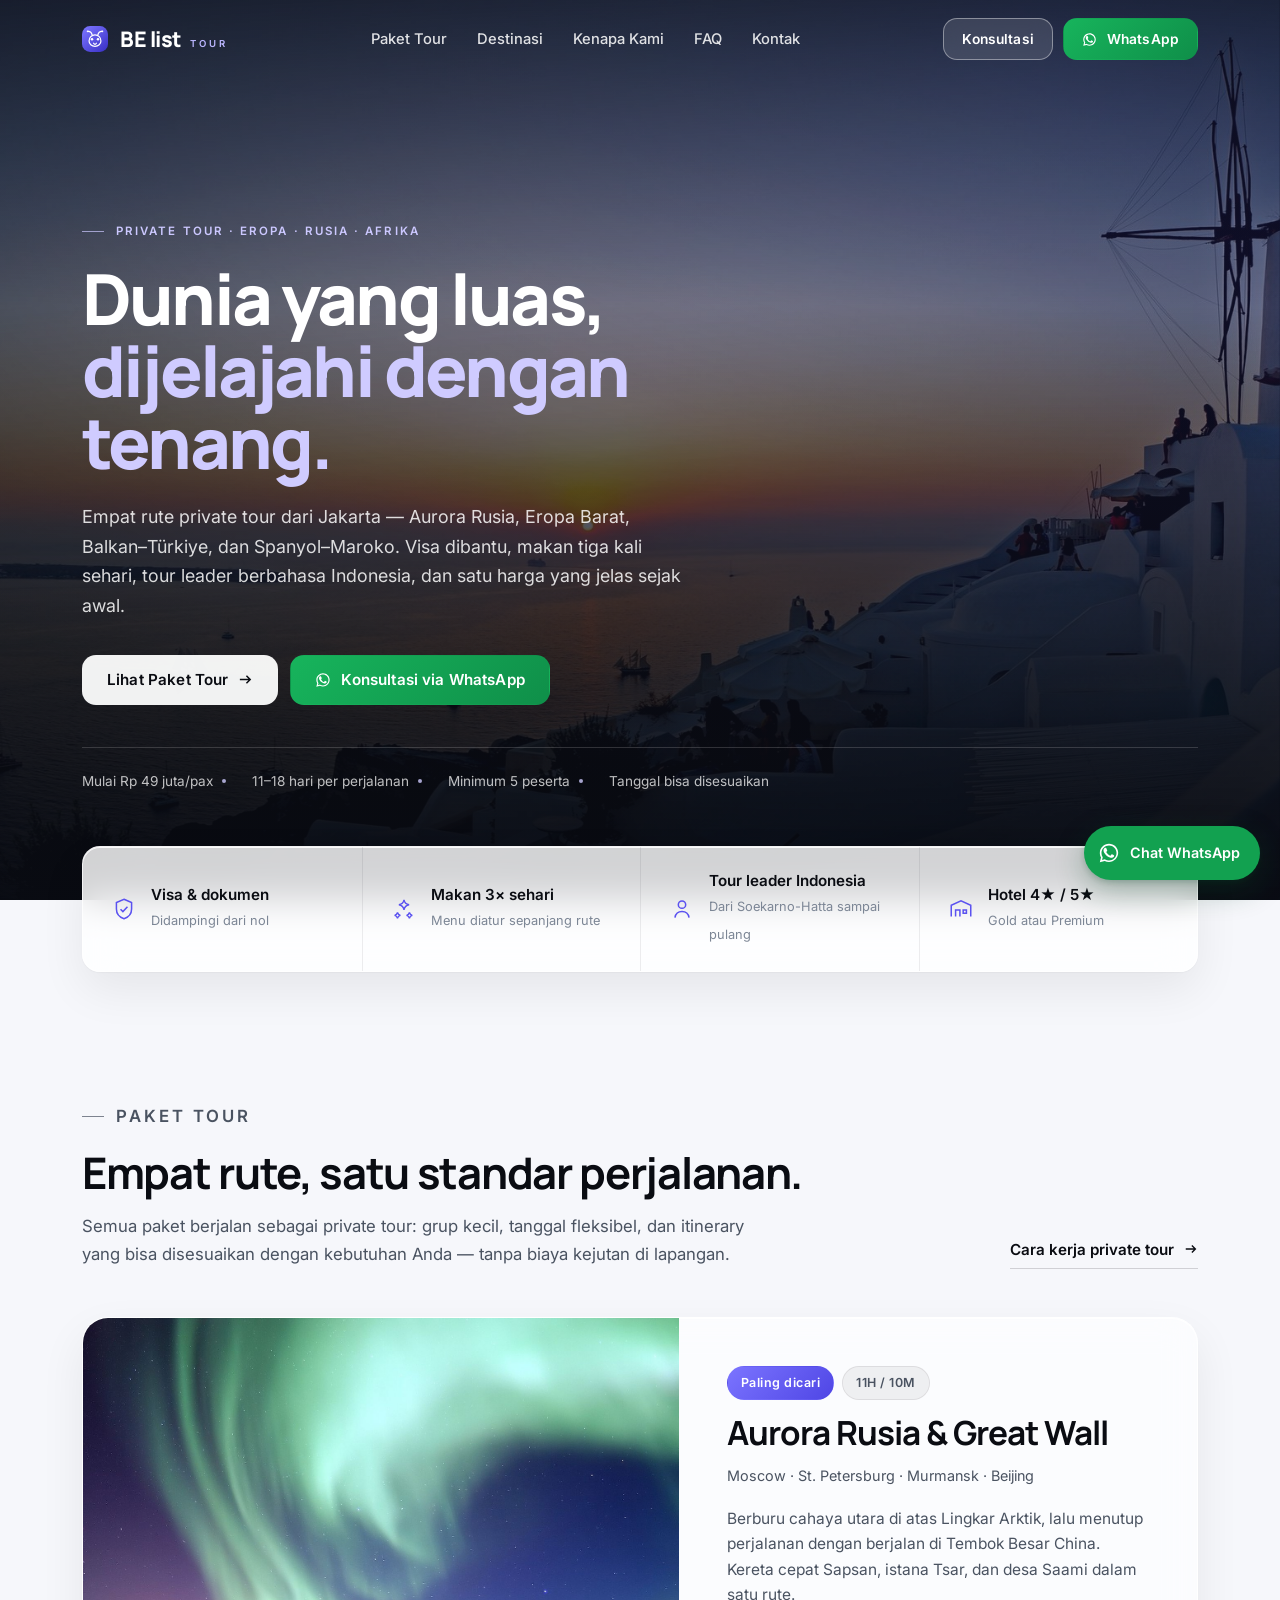
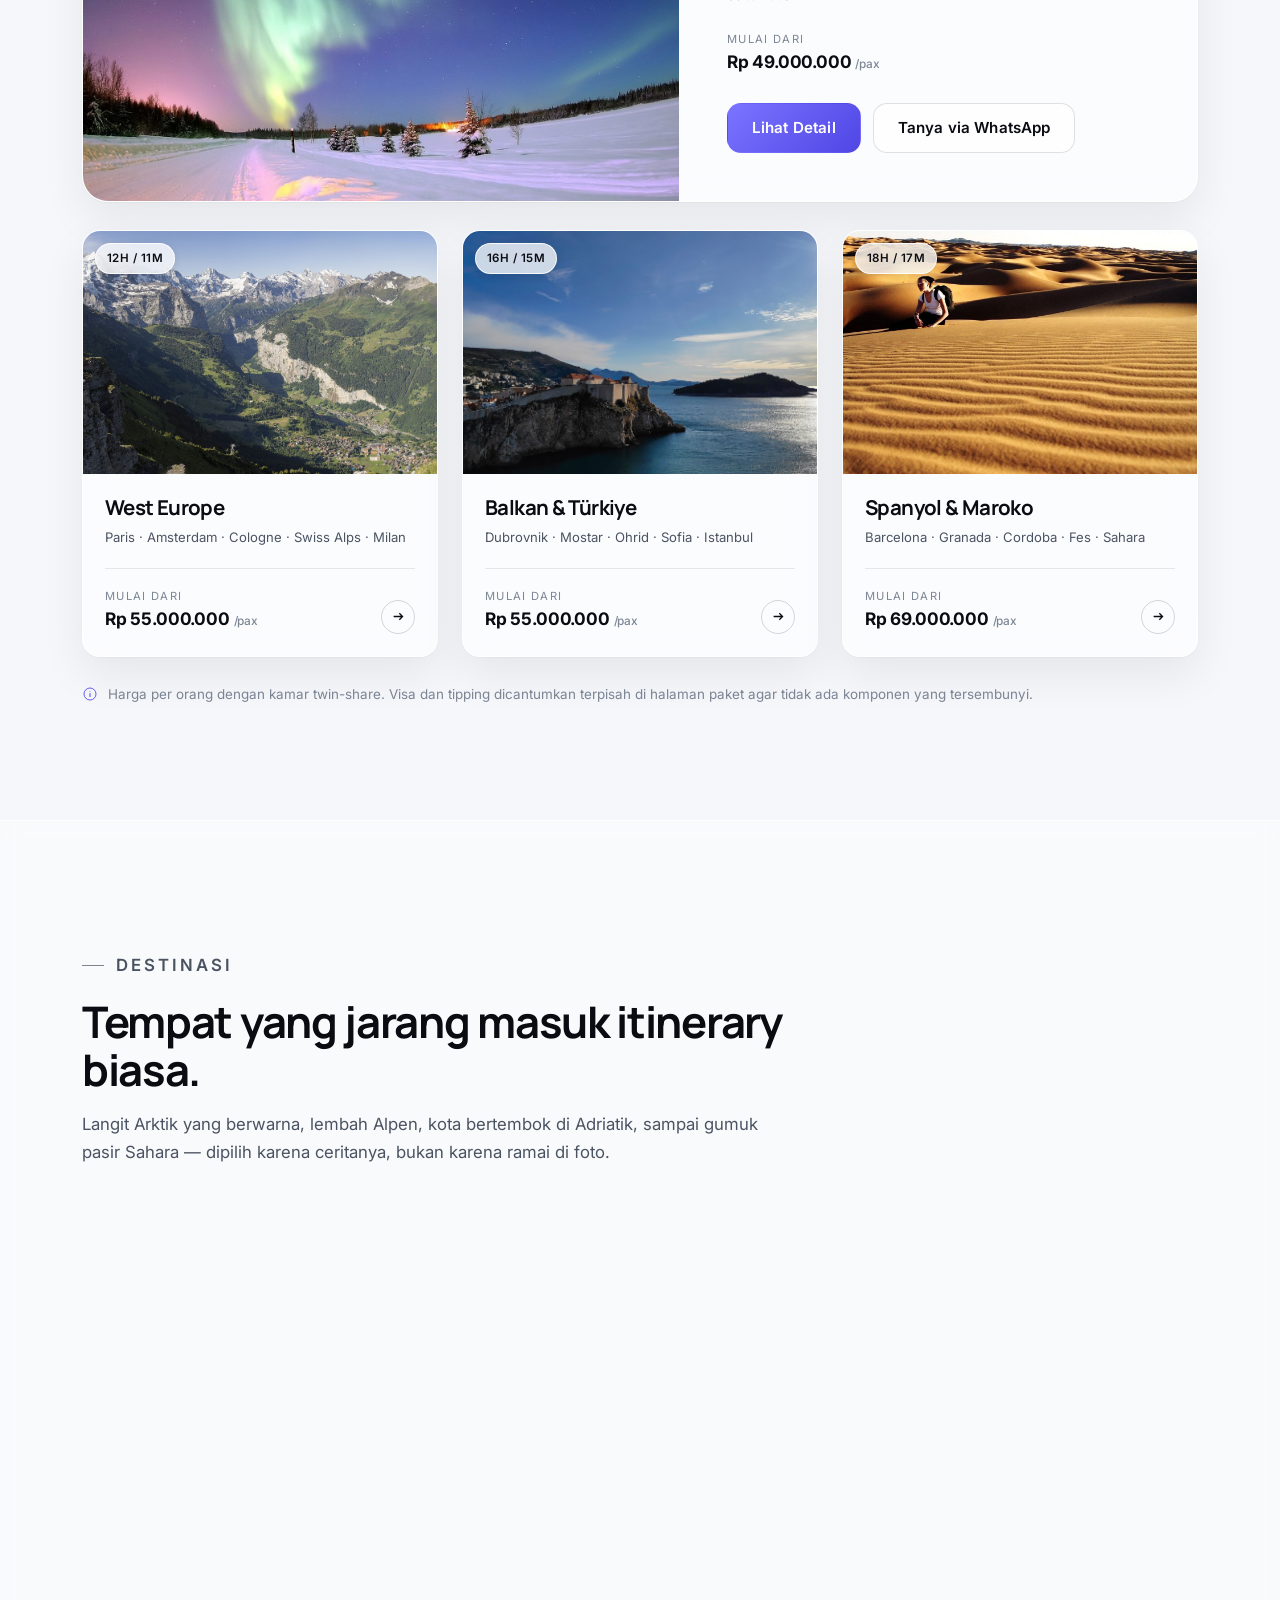
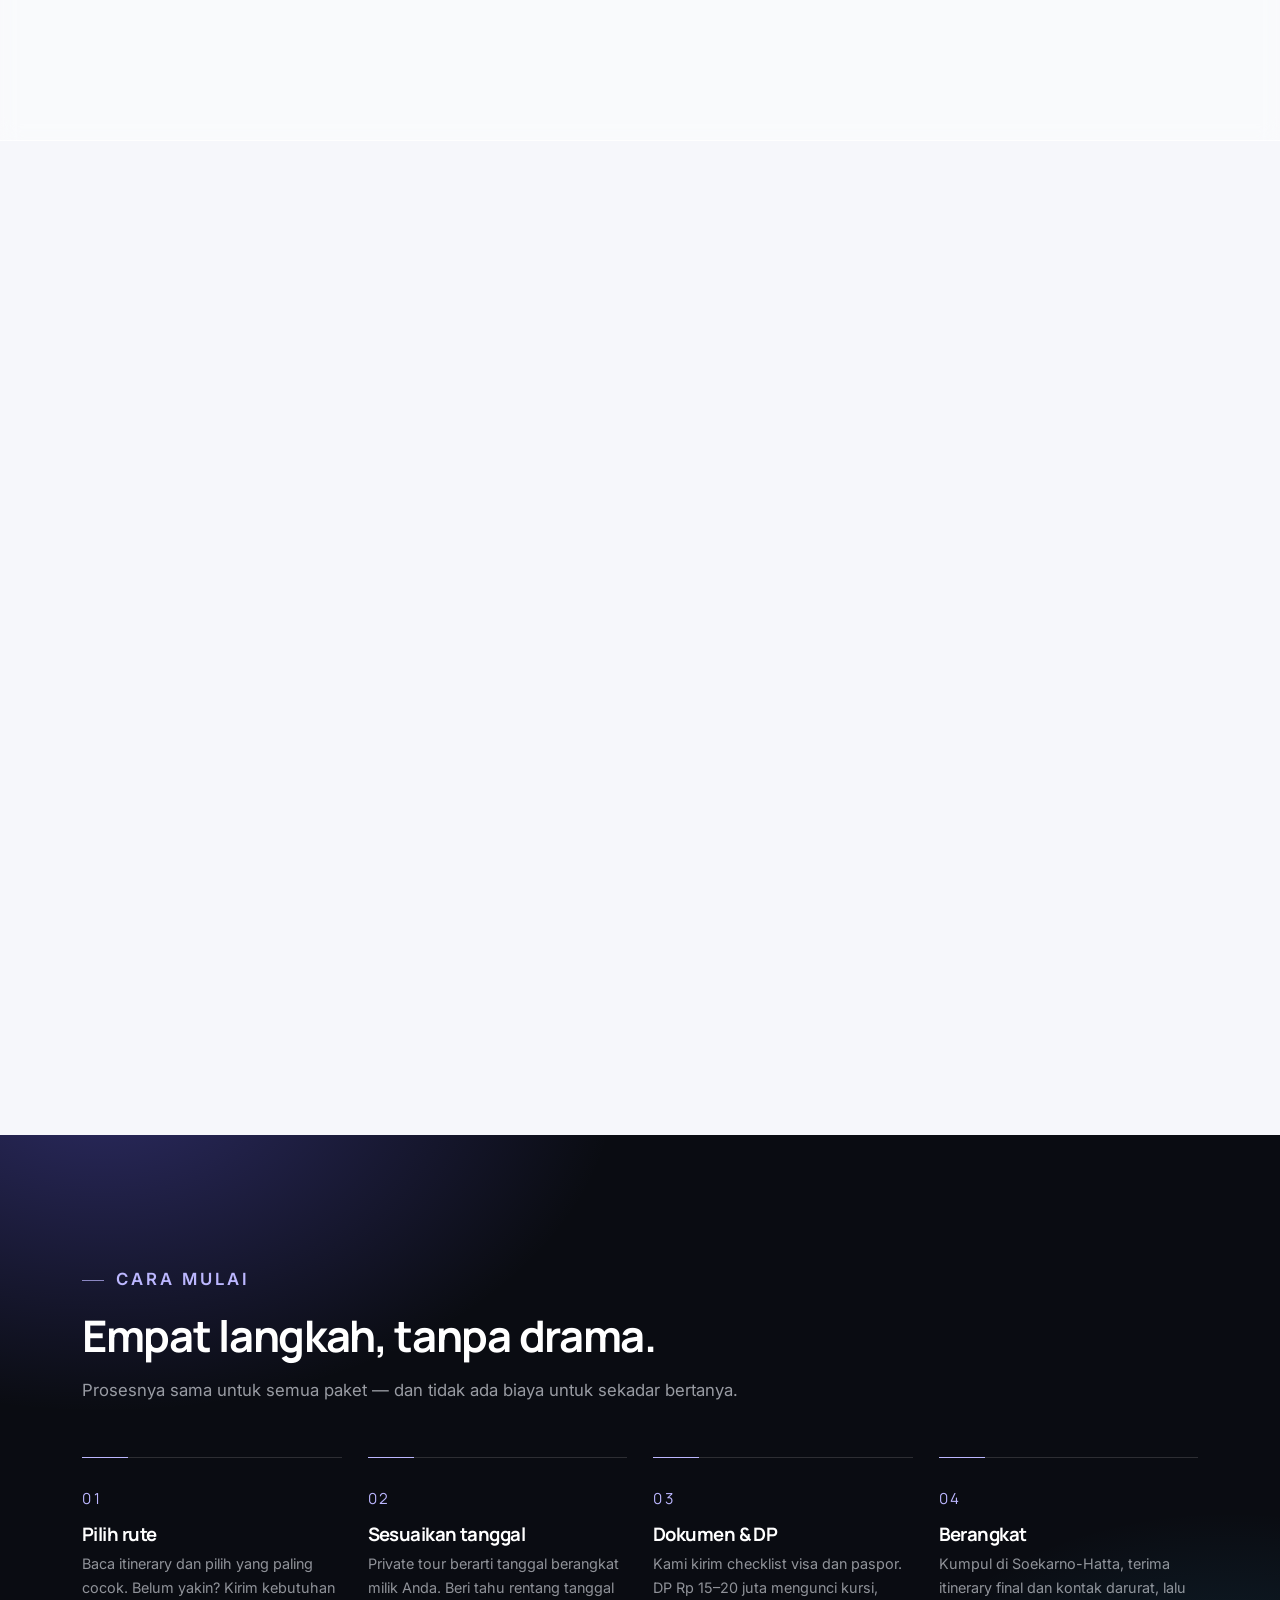
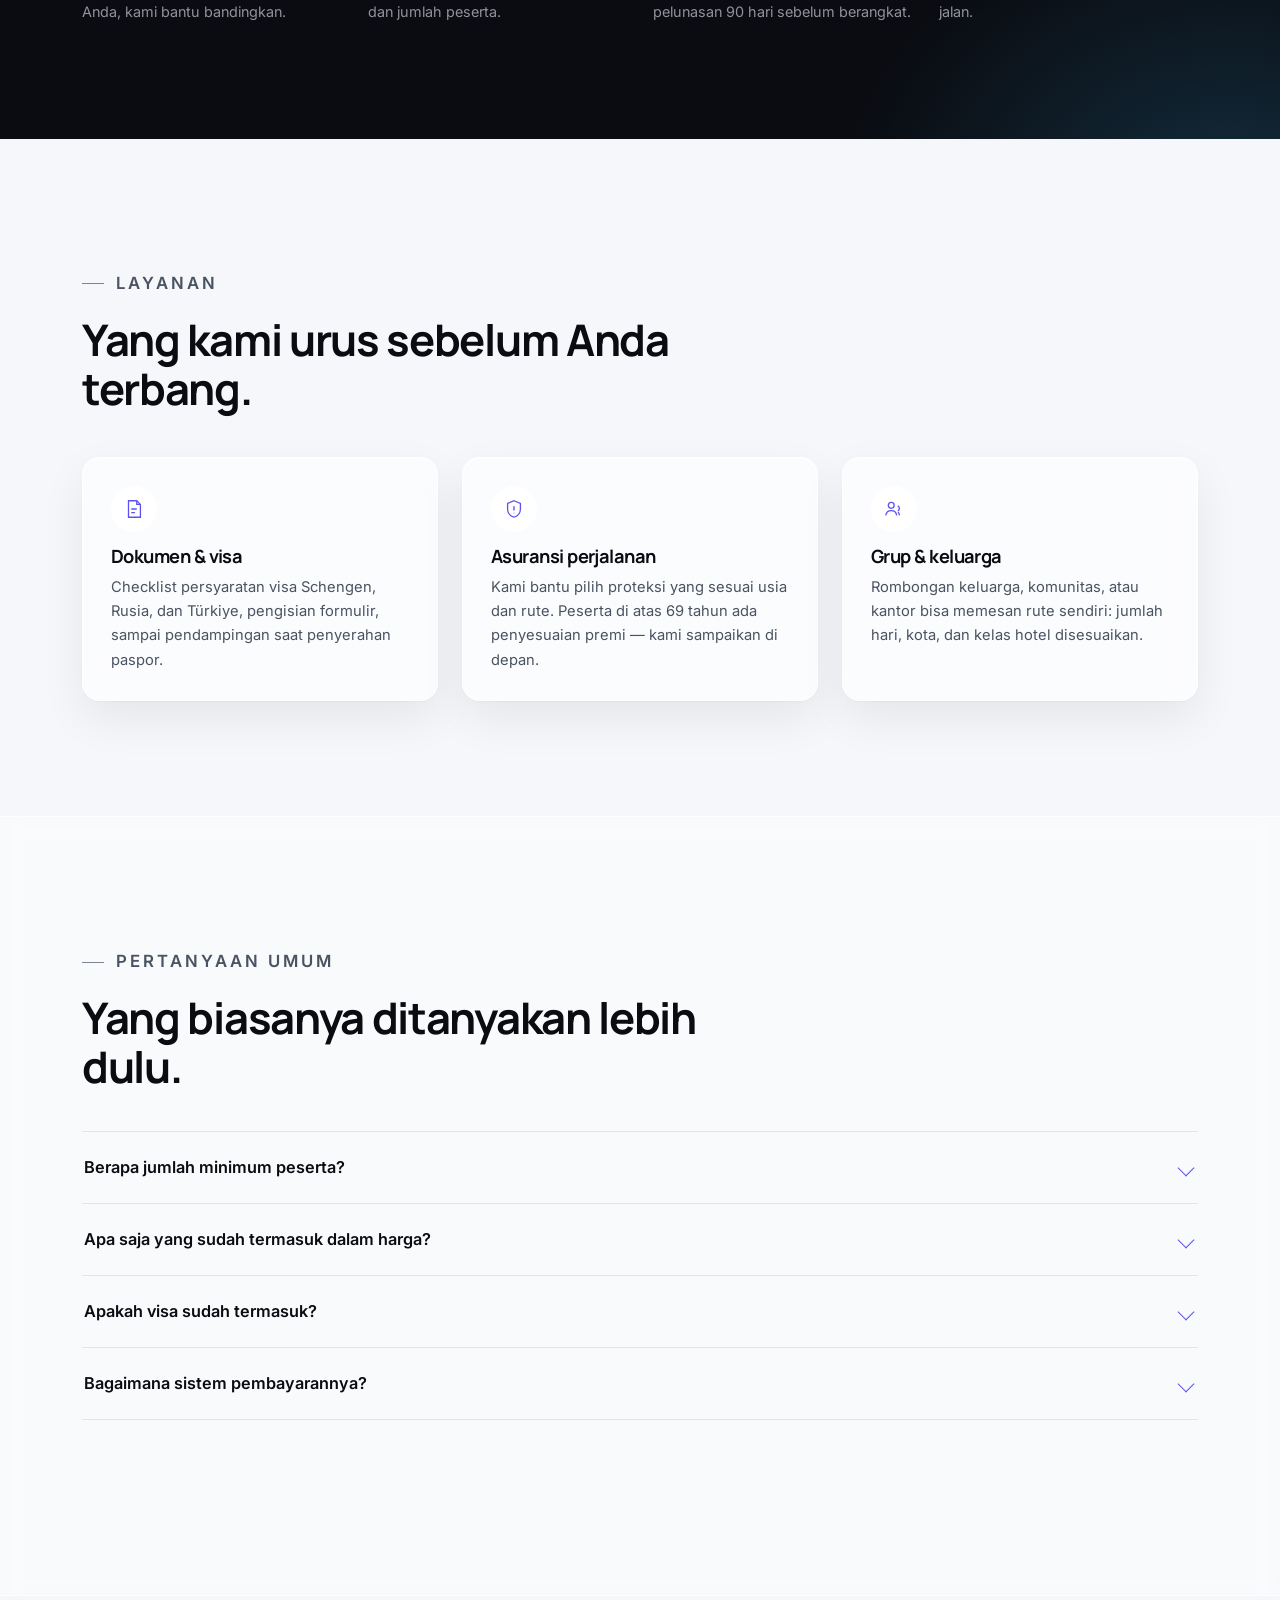
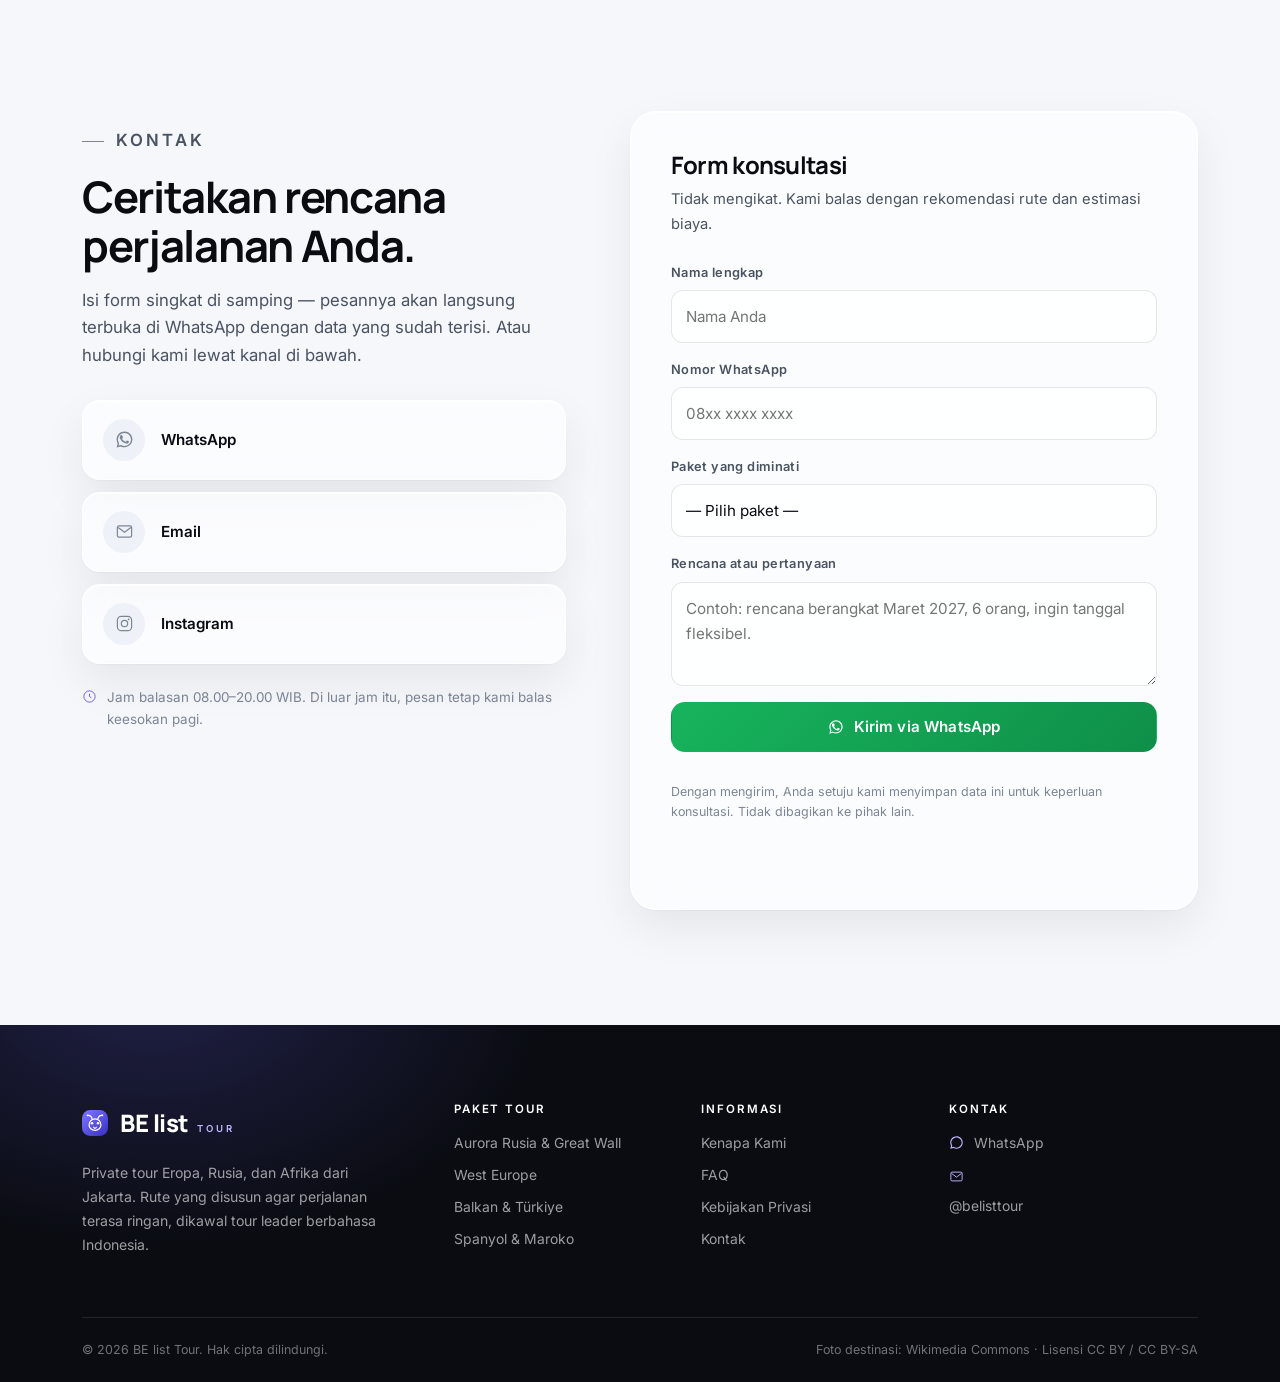
<file: index.html>
<!DOCTYPE html>
<html lang="id">
<head>
<meta charset="utf-8">
<meta name="viewport" content="width=device-width, initial-scale=1">
<title>BE list Tour — Private Tour Eropa, Rusia &amp; Afrika dari Jakarta</title>
<meta name="description" content="Private tour dari Jakarta: Aurora Rusia, Eropa Barat, Balkan–Türkiye, dan Spanyol–Maroko. Visa dibantu, makan tiga kali sehari, tour leader Indonesia, satu harga transparan.">
<meta name="theme-color" content="#0b0d13">
<link rel="icon" href="favicon.svg" type="image/svg+xml">
<link rel="preconnect" href="https://fonts.googleapis.com">
<link rel="preconnect" href="https://fonts.gstatic.com" crossorigin>
<meta property="og:type" content="website">
<meta property="og:title" content="BE list Tour — Private Tour Eropa, Rusia &amp; Afrika">
<meta property="og:description" content="Empat rute private tour dari Jakarta. Visa dibantu, makan tiga kali sehari, tour leader berbahasa Indonesia.">
<meta property="og:image" content="assets/img/hero.jpg">
<link rel="stylesheet" href="assets/css/style.css">
</head>
<body data-wa="6281234567890" data-email="halo@belisttour.com" data-ig="belisttour">
<a class="skip" href="#main">Lewati ke konten</a>

<header class="site-head">
  <div class="wrap head-in">
    <a class="brand" href="index.html">BE list <span>TOUR</span></a>
    <nav class="nav" id="nav" aria-label="Navigasi utama">
      <a href="#paket">Paket Tour</a>
      <a href="#destinasi">Destinasi</a>
      <a href="#kenapa">Kenapa Kami</a>
      <a href="faq.html">FAQ</a>
      <a href="#kontak">Kontak</a>
    </nav>
    <div class="head-cta">
      <a class="btn btn--ghost btn--sm" href="#kontak">Konsultasi</a>
      <a class="btn btn--wa btn--sm" data-wa-link>
        <svg width="15" height="15" viewBox="0 0 24 24" fill="currentColor" aria-hidden="true"><path d="M17.5 14.4c-.3-.2-1.8-.9-2.1-1-.3-.1-.5-.2-.7.2-.2.3-.8 1-.9 1.2-.2.2-.3.2-.6.1-.3-.2-1.3-.5-2.4-1.5-.9-.8-1.5-1.8-1.7-2.1-.2-.3 0-.5.1-.6l.5-.6c.1-.2.2-.3.3-.5.1-.2 0-.4 0-.5 0-.2-.7-1.6-.9-2.2-.2-.5-.5-.5-.7-.5h-.6c-.2 0-.5.1-.8.4-.3.3-1 1-1 2.4s1 2.8 1.2 3c.1.2 2 3.1 4.9 4.3 2.4 1 2.9.8 3.4.7.5-.1 1.6-.7 1.9-1.3.2-.6.2-1.1.2-1.2-.1-.1-.3-.2-.6-.3z"/><path d="M12 2C6.5 2 2 6.5 2 12c0 1.8.5 3.5 1.3 4.9L2 22l5.3-1.3c1.4.7 3 1.1 4.7 1.1 5.5 0 10-4.5 10-10S17.5 2 12 2zm0 18.2c-1.5 0-3-.4-4.2-1.1l-.3-.2-3.1.8.8-3-.2-.3C4.2 15.2 3.8 13.6 3.8 12 3.8 7.5 7.5 3.8 12 3.8S20.2 7.5 20.2 12 16.5 20.2 12 20.2z"/></svg>
        <span>WhatsApp</span>
      </a>
      <button class="nav-toggle" aria-expanded="false" aria-controls="nav" aria-label="Buka menu"><span></span></button>
    </div>
  </div>
</header>

<main id="main">

  <!-- ============================================================ hero -->
  <section class="hero">
    <div class="hero-media">
      <img src="assets/img/hero.jpg" srcset="assets/img/hero-1600.jpg 1600w, assets/img/hero.jpg 2400w" sizes="100vw" alt="Panorama Oia, Santorini, saat matahari terbenam" fetchpriority="high" width="2400" height="1600">
    </div>
    <div class="hero-body wrap">
      <p class="eyebrow">Private Tour · Eropa · Rusia · Afrika</p>
      <h1>Dunia yang luas,<br><em>dijelajahi dengan tenang.</em></h1>
      <p class="hero-lede">
        Empat rute private tour dari Jakarta — Aurora Rusia, Eropa Barat, Balkan–Türkiye,
        dan Spanyol–Maroko. Visa dibantu, makan tiga kali sehari, tour leader
        berbahasa Indonesia, dan satu harga yang jelas sejak awal.
      </p>
      <div class="hero-actions">
        <a class="btn btn--light" href="#paket">
          Lihat Paket Tour
          <svg width="15" height="15" viewBox="0 0 16 16" fill="none" aria-hidden="true"><path d="M2 8h11M9 4l4 4-4 4" stroke="currentColor" stroke-width="1.6"/></svg>
        </a>
        <a class="btn btn--wa" data-wa-link data-wa-msg="Halo BE list Tour, saya mau konsultasi paket tour. Boleh dibantu rekomendasi rutenya?">
          <svg width="16" height="16" viewBox="0 0 24 24" fill="currentColor" aria-hidden="true"><path d="M17.5 14.4c-.3-.2-1.8-.9-2.1-1-.3-.1-.5-.2-.7.2-.2.3-.8 1-.9 1.2-.2.2-.3.2-.6.1-.3-.2-1.3-.5-2.4-1.5-.9-.8-1.5-1.8-1.7-2.1-.2-.3 0-.5.1-.6l.5-.6c.1-.2.2-.3.3-.5.1-.2 0-.4 0-.5 0-.2-.7-1.6-.9-2.2-.2-.5-.5-.5-.7-.5h-.6c-.2 0-.5.1-.8.4-.3.3-1 1-1 2.4s1 2.8 1.2 3c.1.2 2 3.1 4.9 4.3 2.4 1 2.9.8 3.4.7.5-.1 1.6-.7 1.9-1.3.2-.6.2-1.1.2-1.2-.1-.1-.3-.2-.6-.3z"/><path d="M12 2C6.5 2 2 6.5 2 12c0 1.8.5 3.5 1.3 4.9L2 22l5.3-1.3c1.4.7 3 1.1 4.7 1.1 5.5 0 10-4.5 10-10S17.5 2 12 2zm0 18.2c-1.5 0-3-.4-4.2-1.1l-.3-.2-3.1.8.8-3-.2-.3C4.2 15.2 3.8 13.6 3.8 12 3.8 7.5 7.5 3.8 12 3.8S20.2 7.5 20.2 12 16.5 20.2 12 20.2z"/></svg>
          Konsultasi via WhatsApp
        </a>
      </div>
      <ul class="hero-facts">
        <li>Mulai Rp 49 juta/pax</li>
        <li>11–18 hari per perjalanan</li>
        <li>Minimum 5 peserta</li>
        <li>Tanggal bisa disesuaikan</li>
      </ul>
    </div>
  </section>

  <!-- ======================================================== trust bar -->
  <div class="wrap trustbar">
    <ul>
      <li>
        <svg width="26" height="26" viewBox="0 0 24 24" fill="none" aria-hidden="true"><path d="M12 3l7 3v6c0 4.2-2.9 7.6-7 9-4.1-1.4-7-4.8-7-9V6l7-3z" stroke="currentColor" stroke-width="1.4"/><path d="M8.8 12.2l2.2 2.2 4.2-4.4" stroke="currentColor" stroke-width="1.4"/></svg>
        <div><strong>Visa &amp; dokumen</strong><span>Didampingi dari nol</span></div>
      </li>
      <li>
        <svg width="26" height="26" viewBox="0 0 24 24" fill="none" aria-hidden="true"><path d="M12 3.5c.5 2.6 2.1 4.1 4.7 4.6-2.6.5-4.2 2.1-4.7 4.6-.5-2.5-2.1-4.1-4.7-4.6 2.6-.5 4.2-2 4.7-4.6z" stroke="currentColor" stroke-width="1.3"/><path d="M6 15.2c.3 1.5 1.2 2.4 2.7 2.7-1.5.3-2.4 1.2-2.7 2.7-.3-1.5-1.2-2.4-2.7-2.7 1.5-.3 2.4-1.2 2.7-2.7zM17 15.2c.3 1.5 1.2 2.4 2.7 2.7-1.5.3-2.4 1.2-2.7 2.7-.3-1.5-1.2-2.4-2.7-2.7 1.5-.3 2.4-1.2 2.7-2.7z" stroke="currentColor" stroke-width="1.3"/></svg>
        <div><strong>Makan 3× sehari</strong><span>Menu diatur sepanjang rute</span></div>
      </li>
      <li>
        <svg width="26" height="26" viewBox="0 0 24 24" fill="none" aria-hidden="true"><circle cx="12" cy="8" r="3.4" stroke="currentColor" stroke-width="1.4"/><path d="M5.5 20c.6-3.4 3.3-5.6 6.5-5.6s5.9 2.2 6.5 5.6" stroke="currentColor" stroke-width="1.4"/></svg>
        <div><strong>Tour leader Indonesia</strong><span>Dari Soekarno-Hatta sampai pulang</span></div>
      </li>
      <li>
        <svg width="26" height="26" viewBox="0 0 24 24" fill="none" aria-hidden="true"><path d="M3 19V8.5l9-4 9 4V19" stroke="currentColor" stroke-width="1.4"/><path d="M7 19v-6h4v6M14 13h3v3h-3z" stroke="currentColor" stroke-width="1.4"/></svg>
        <div><strong>Hotel 4★ / 5★</strong><span>Gold atau Premium</span></div>
      </li>
    </ul>
  </div>

  <!-- ========================================================= packages -->
  <section class="section" id="paket">
    <div class="wrap">
      <div class="sect-head sect-head--split">
        <div class="reveal">
          <p class="eyebrow">Paket Tour</p>
          <h2>Empat rute, satu standar perjalanan.</h2>
          <p>Semua paket berjalan sebagai private tour: grup kecil, tanggal fleksibel, dan
            itinerary yang bisa disesuaikan dengan kebutuhan Anda — tanpa biaya kejutan di lapangan.</p>
        </div>
        <a class="link-arrow reveal" href="faq.html">Cara kerja private tour
          <svg width="14" height="14" viewBox="0 0 16 16" fill="none" aria-hidden="true"><path d="M2 8h11M9 4l4 4-4 4" stroke="currentColor" stroke-width="1.6"/></svg>
        </a>
      </div>

      <!-- unggulan -->
      <article class="pkg-feature reveal">
        <div class="pkg-feature-media">
          <img src="assets/img/aurora.jpg" alt="Aurora di Murmansk, Rusia" loading="lazy">
        </div>
        <div class="pkg-feature-body">
          <div class="pkg-tags" style="margin:0">
            <span class="badge badge--gold">Paling dicari</span>
            <span class="badge">11H / 10M</span>
          </div>
          <h3><a href="paket/aurora-rusia.html">Aurora Rusia &amp; Great Wall</a></h3>
          <p class="pkg-cities">Moscow · St. Petersburg · Murmansk · Beijing</p>
          <p class="desc">Berburu cahaya utara di atas Lingkar Arktik, lalu menutup perjalanan
            dengan berjalan di Tembok Besar China. Kereta cepat Sapsan, istana Tsar, dan
            desa Saami dalam satu rute.</p>
          <div class="pkg-card-foot" style="border:0;padding:0;margin-top:22px">
            <div>
              <span class="price-label">Mulai dari</span>
              <span class="price">Rp 49.000.000 <small>/pax</small></span>
            </div>
          </div>
          <div class="btn-row">
            <a class="btn btn--gold" href="paket/aurora-rusia.html">Lihat Detail</a>
            <a class="btn btn--ghost" data-wa-link data-wa-msg="Halo BE list Tour, saya tertarik paket Aurora Rusia &amp; Great Wall (11H/10M). Boleh info jadwal dan harganya?">Tanya via WhatsApp</a>
          </div>
        </div>
      </article>

      <div class="pkg-grid">
        <article class="pkg-card reveal" data-delay="1">
          <div class="pkg-card-media">
            <img src="assets/img/swiss.jpg" alt="Lembah Lauterbrunnen di Pegunungan Alpen, Swiss" loading="lazy">
            <span class="badge">12H / 11M</span>
          </div>
          <div class="pkg-card-body">
            <h3><a href="paket/west-europe.html">West Europe</a></h3>
            <p class="pkg-cities">Paris · Amsterdam · Cologne · Swiss Alps · Milan</p>
            <div class="pkg-card-foot">
              <div>
                <span class="price-label">Mulai dari</span>
                <span class="price">Rp 55.000.000 <small>/pax</small></span>
              </div>
              <span class="go" aria-hidden="true">
                <svg width="13" height="13" viewBox="0 0 16 16" fill="none"><path d="M2 8h11M9 4l4 4-4 4" stroke="currentColor" stroke-width="1.6"/></svg>
              </span>
            </div>
          </div>
        </article>

        <article class="pkg-card reveal" data-delay="2">
          <div class="pkg-card-media">
            <img src="assets/img/dubrovnik.jpg" alt="Kota tua Dubrovnik di tepi Laut Adriatik" loading="lazy">
            <span class="badge">16H / 15M</span>
          </div>
          <div class="pkg-card-body">
            <h3><a href="paket/balkan-turki.html">Balkan &amp; Türkiye</a></h3>
            <p class="pkg-cities">Dubrovnik · Mostar · Ohrid · Sofia · Istanbul</p>
            <div class="pkg-card-foot">
              <div>
                <span class="price-label">Mulai dari</span>
                <span class="price">Rp 55.000.000 <small>/pax</small></span>
              </div>
              <span class="go" aria-hidden="true">
                <svg width="13" height="13" viewBox="0 0 16 16" fill="none"><path d="M2 8h11M9 4l4 4-4 4" stroke="currentColor" stroke-width="1.6"/></svg>
              </span>
            </div>
          </div>
        </article>

        <article class="pkg-card reveal" data-delay="3">
          <div class="pkg-card-media">
            <img src="assets/img/sahara.jpg" alt="Gumuk pasir Sahara saat matahari terbenam" loading="lazy">
            <span class="badge">18H / 17M</span>
          </div>
          <div class="pkg-card-body">
            <h3><a href="paket/spanyol-maroko.html">Spanyol &amp; Maroko</a></h3>
            <p class="pkg-cities">Barcelona · Granada · Cordoba · Fes · Sahara</p>
            <div class="pkg-card-foot">
              <div>
                <span class="price-label">Mulai dari</span>
                <span class="price">Rp 69.000.000 <small>/pax</small></span>
              </div>
              <span class="go" aria-hidden="true">
                <svg width="13" height="13" viewBox="0 0 16 16" fill="none"><path d="M2 8h11M9 4l4 4-4 4" stroke="currentColor" stroke-width="1.6"/></svg>
              </span>
            </div>
          </div>
        </article>
      </div>

      <p class="pkg-note reveal">
        <svg width="16" height="16" viewBox="0 0 24 24" fill="none" aria-hidden="true"><circle cx="12" cy="12" r="9" stroke="currentColor" stroke-width="1.4"/><path d="M12 11v5.5M12 8v.5" stroke="currentColor" stroke-width="1.6"/></svg>
        Harga per orang dengan kamar twin-share. Visa dan tipping dicantumkan terpisah di
        halaman paket agar tidak ada komponen yang tersembunyi.
      </p>
    </div>
  </section>

  <!-- ====================================================== destinations -->
  <section class="section section--sand" id="destinasi">
    <div class="wrap">
      <div class="sect-head reveal">
        <p class="eyebrow">Destinasi</p>
        <h2>Tempat yang jarang masuk itinerary biasa.</h2>
        <p>Langit Arktik yang berwarna, lembah Alpen, kota bertembok di Adriatik, sampai
          gumuk pasir Sahara — dipilih karena ceritanya, bukan karena ramai di foto.</p>
      </div>

      <div class="dest-grid">
        <a class="dest dest--tall reveal" href="paket/aurora-rusia.html" data-lb="assets/img/aurora.jpg" data-cap="Aurora borealis di Murmansk, Rusia">
          <img src="assets/img/aurora-900.jpg" alt="Aurora borealis di Murmansk" loading="lazy">
          <span class="dest-cap"><span>Rusia</span><strong>Murmansk</strong></span>
        </a>
        <a class="dest reveal" href="paket/west-europe.html" data-lb="assets/img/swiss.jpg" data-cap="Lembah Lauterbrunnen, Swiss">
          <img src="assets/img/swiss-900.jpg" alt="Lembah Lauterbrunnen, Swiss" loading="lazy">
          <span class="dest-cap"><span>Swiss</span><strong>Lauterbrunnen</strong></span>
        </a>
        <a class="dest reveal" href="paket/west-europe.html" data-lb="assets/img/amsterdam.jpg" data-cap="Rumah kanal di Amsterdam">
          <img src="assets/img/amsterdam-900.jpg" alt="Rumah kanal di Amsterdam" loading="lazy">
          <span class="dest-cap"><span>Belanda</span><strong>Amsterdam</strong></span>
        </a>
        <a class="dest reveal" href="paket/balkan-turki.html" data-lb="assets/img/dubrovnik.jpg" data-cap="Kota tua Dubrovnik, Kroasia">
          <img src="assets/img/dubrovnik-900.jpg" alt="Kota tua Dubrovnik" loading="lazy">
          <span class="dest-cap"><span>Kroasia</span><strong>Dubrovnik</strong></span>
        </a>
        <a class="dest dest--wide reveal" href="paket/balkan-turki.html" data-lb="assets/img/istanbul.jpg" data-cap="Blue Mosque, Istanbul">
          <img src="assets/img/istanbul-900.jpg" alt="Blue Mosque di Istanbul" loading="lazy">
          <span class="dest-cap"><span>Türkiye</span><strong>Istanbul</strong></span>
        </a>
        <a class="dest reveal" href="paket/spanyol-maroko.html" data-lb="assets/img/sahara.jpg" data-cap="Gumuk pasir Erg Chebbi, Sahara">
          <img src="assets/img/sahara-900.jpg" alt="Gumuk pasir Sahara" loading="lazy">
          <span class="dest-cap"><span>Maroko</span><strong>Sahara</strong></span>
        </a>
      </div>
    </div>
  </section>

  <!-- ============================================================ kenapa -->
  <section class="section" id="kenapa">
    <div class="wrap">
      <div class="sect-head reveal">
        <p class="eyebrow">Kenapa BE list</p>
        <h2>Hal-hal kecil yang menentukan seluruh perjalanan.</h2>
      </div>

      <div class="feat-grid">
        <article class="feat reveal">
          <span class="feat-num">01</span>
          <span class="feat-ico">
            <svg width="22" height="22" viewBox="0 0 24 24" fill="none" aria-hidden="true"><path d="M4 20V11a8 8 0 0116 0v9" stroke="currentColor" stroke-width="1.4"/><path d="M2 20h20M9.5 20v-6.5a2.5 2.5 0 015 0V20" stroke="currentColor" stroke-width="1.4"/></svg>
          </span>
          <h3>Detail yang jarang diurus travel lain</h3>
          <p>Jam kunjungan disusun agar tidak bertabrakan dengan jam ramai, hotel dipilih
            dekat pusat kota, dan waktu istirahat tetap ada di antara dua kota. Hal-hal yang
            biasanya jadi gesekan di lapangan sudah selesai sebelum Anda terbang.</p>
        </article>

        <article class="feat reveal" data-delay="1">
          <span class="feat-num">02</span>
          <span class="feat-ico">
            <svg width="22" height="22" viewBox="0 0 24 24" fill="none" aria-hidden="true"><path d="M4 7h16v12H4z" stroke="currentColor" stroke-width="1.4"/><path d="M4 11h16M8 15h4" stroke="currentColor" stroke-width="1.4"/><path d="M7 7V5h10v2" stroke="currentColor" stroke-width="1.4"/></svg>
          </span>
          <h3>Satu harga, komponennya terbuka</h3>
          <p>Tiket internasional, hotel, bus private, kereta cepat, dan tiket masuk wisata
            masuk dalam harga paket. Yang tidak termasuk — asuransi, tipping, tur opsional —
            ditulis apa adanya di halaman paket, bukan di tembolok chat.</p>
        </article>

        <article class="feat reveal" data-delay="2">
          <span class="feat-num">03</span>
          <span class="feat-ico">
            <svg width="22" height="22" viewBox="0 0 24 24" fill="none" aria-hidden="true"><circle cx="12" cy="12" r="9" stroke="currentColor" stroke-width="1.4"/><path d="M15.5 8.5l-2 5-5 2 2-5 5-2z" stroke="currentColor" stroke-width="1.4"/></svg>
          </span>
          <h3>Rute yang tidak itu-itu saja</h3>
          <p>Bukan hanya Paris–London. Ada tundra Arktik, jembatan Ottoman Mostar, danau
            Ohrid, Alhambra, dan malam berbintang di Erg Chebbi. Semua dalam grup kecil
            dengan tempo yang tidak terburu-buru.</p>
        </article>

        <article class="feat reveal" data-delay="3">
          <span class="feat-num">04</span>
          <span class="feat-ico">
            <svg width="22" height="22" viewBox="0 0 24 24" fill="none" aria-hidden="true"><path d="M3 19l6-7 4 3 3-4 5 8H3z" stroke="currentColor" stroke-width="1.4"/><circle cx="8" cy="6.5" r="2.2" stroke="currentColor" stroke-width="1.4"/></svg>
          </span>
          <h3>Didampingi, bukan dilepas</h3>
          <p>Tour leader berbahasa Indonesia mendampingi sejak berkumpul di bandara sampai
            mendarat kembali di Jakarta. Setiap kota punya guide lokal, jadi konteks
            sejarahnya benar dan urusan lapangan cepat selesai.</p>
        </article>
      </div>
    </div>
  </section>

  <!-- ============================================================ proses -->
  <section class="section section--navy">
    <div class="wrap">
      <div class="sect-head reveal">
        <p class="eyebrow" style="color:var(--gold-2)">Cara Mulai</p>
        <h2 style="color:#fff">Empat langkah, tanpa drama.</h2>
        <p>Prosesnya sama untuk semua paket — dan tidak ada biaya untuk sekadar bertanya.</p>
      </div>
      <div class="steps">
        <div class="step reveal">
          <span class="step-num">01</span>
          <h3>Pilih rute</h3>
          <p>Baca itinerary dan pilih yang paling cocok. Belum yakin? Kirim kebutuhan Anda, kami bantu bandingkan.</p>
        </div>
        <div class="step reveal" data-delay="1">
          <span class="step-num">02</span>
          <h3>Sesuaikan tanggal</h3>
          <p>Private tour berarti tanggal berangkat milik Anda. Beri tahu rentang tanggal dan jumlah peserta.</p>
        </div>
        <div class="step reveal" data-delay="2">
          <span class="step-num">03</span>
          <h3>Dokumen &amp; DP</h3>
          <p>Kami kirim checklist visa dan paspor. DP Rp 15–20 juta mengunci kursi, pelunasan 90 hari sebelum berangkat.</p>
        </div>
        <div class="step reveal" data-delay="3">
          <span class="step-num">04</span>
          <h3>Berangkat</h3>
          <p>Kumpul di Soekarno-Hatta, terima itinerary final dan kontak darurat, lalu jalan.</p>
        </div>
      </div>
    </div>
  </section>

  <!-- =========================================================== layanan -->
  <section class="section">
    <div class="wrap">
      <div class="sect-head reveal">
        <p class="eyebrow">Layanan</p>
        <h2>Yang kami urus sebelum Anda terbang.</h2>
      </div>
      <div class="svc-grid">
        <article class="svc reveal">
          <span class="feat-ico">
            <svg width="22" height="22" viewBox="0 0 24 24" fill="none" aria-hidden="true"><path d="M6 3h9l4 4v14H6z" stroke="currentColor" stroke-width="1.4"/><path d="M15 3v4h4M9 12h6M9 16h4" stroke="currentColor" stroke-width="1.4"/></svg>
          </span>
          <h3>Dokumen &amp; visa</h3>
          <p>Checklist persyaratan visa Schengen, Rusia, dan Türkiye, pengisian formulir,
            sampai pendampingan saat penyerahan paspor.</p>
        </article>
        <article class="svc reveal" data-delay="1">
          <span class="feat-ico">
            <svg width="22" height="22" viewBox="0 0 24 24" fill="none" aria-hidden="true"><path d="M12 3l7 3v6c0 4.2-2.9 7.6-7 9-4.1-1.4-7-4.8-7-9V6l7-3z" stroke="currentColor" stroke-width="1.4"/><path d="M12 9v4.5M12 16v.5" stroke="currentColor" stroke-width="1.5"/></svg>
          </span>
          <h3>Asuransi perjalanan</h3>
          <p>Kami bantu pilih proteksi yang sesuai usia dan rute. Peserta di atas 69 tahun
            ada penyesuaian premi — kami sampaikan di depan.</p>
        </article>
        <article class="svc reveal" data-delay="2">
          <span class="feat-ico">
            <svg width="22" height="22" viewBox="0 0 24 24" fill="none" aria-hidden="true"><circle cx="9" cy="8" r="3.2" stroke="currentColor" stroke-width="1.4"/><path d="M3 19c.5-3.2 3-5.3 6-5.3s5.5 2.1 6 5.3" stroke="currentColor" stroke-width="1.4"/><path d="M16 8.5a3 3 0 010 5.6M18 19c-.2-1.6-.7-2.9-1.6-3.9" stroke="currentColor" stroke-width="1.4"/></svg>
          </span>
          <h3>Grup &amp; keluarga</h3>
          <p>Rombongan keluarga, komunitas, atau kantor bisa memesan rute sendiri: jumlah
            hari, kota, dan kelas hotel disesuaikan.</p>
        </article>
      </div>
    </div>
  </section>

  <!-- =============================================================== faq -->
  <section class="section section--sand">
    <div class="wrap">
      <div class="sect-head reveal">
        <p class="eyebrow">Pertanyaan Umum</p>
        <h2>Yang biasanya ditanyakan lebih dulu.</h2>
      </div>
      <div class="faq-list reveal">
        <details class="faq-item">
          <summary>Berapa jumlah minimum peserta?</summary>
          <div class="faq-a"><p>Private tour bisa berangkat mulai 5 peserta dewasa. Untuk grup
            di bawah itu, rute tetap bisa dijalankan dengan penyesuaian harga — silakan tanyakan.</p></div>
        </details>
        <details class="faq-item">
          <summary>Apa saja yang sudah termasuk dalam harga?</summary>
          <div class="faq-a"><p>Tiket internasional pulang-pergi, hotel twin-share (Gold 4★ atau
            Premium 5★), makan tiga kali sehari, transportasi darat private, tiket masuk objek
            sesuai itinerary, guide lokal, dan tour leader Indonesia. Rincian per paket ada di
            halaman masing-masing.</p></div>
        </details>
        <details class="faq-item">
          <summary>Apakah visa sudah termasuk?</summary>
          <div class="faq-a"><p>Biaya pembuatan visa termasuk untuk grup minimum 5 dewasa.
            Kami juga mendampingi proses dokumennya. Untuk peserta di luar ketentuan grup,
            biaya visa dihitung terpisah.</p></div>
        </details>
        <details class="faq-item">
          <summary>Bagaimana sistem pembayarannya?</summary>
          <div class="faq-a"><p>DP Rp 15.000.000 (Rp 20.000.000 untuk rute Spanyol–Maroko)
            paling lambat 120 hari sebelum keberangkatan, lalu pelunasan paling lambat 90 hari
            sebelum berangkat. Semua pembayaran ke rekening resmi perusahaan.</p></div>
        </details>
      </div>
      <p class="reveal" style="margin-top:26px">
        <a class="link-arrow" href="faq.html">Baca semua pertanyaan
          <svg width="14" height="14" viewBox="0 0 16 16" fill="none" aria-hidden="true"><path d="M2 8h11M9 4l4 4-4 4" stroke="currentColor" stroke-width="1.6"/></svg>
        </a>
      </p>
    </div>
  </section>

  <!-- ============================================================ kontak -->
  <section class="section" id="kontak">
    <div class="wrap contact">
      <div class="contact-info reveal">
        <div class="sect-head" style="max-width:none">
          <p class="eyebrow">Kontak</p>
          <h2>Ceritakan rencana perjalanan Anda.</h2>
          <p>Isi form singkat di samping — pesannya akan langsung terbuka di WhatsApp dengan
            data yang sudah terisi. Atau hubungi kami lewat kanal di bawah.</p>
        </div>

        <div class="contact-cards">
          <a class="contact-card" data-wa-link data-wa-msg="Halo BE list Tour, saya mau tanya soal paket tour.">
            <span class="feat-ico">
              <svg width="19" height="19" viewBox="0 0 24 24" fill="currentColor" aria-hidden="true"><path d="M12 2C6.5 2 2 6.5 2 12c0 1.8.5 3.5 1.3 4.9L2 22l5.3-1.3c1.4.7 3 1.1 4.7 1.1 5.5 0 10-4.5 10-10S17.5 2 12 2zm0 18.2c-1.5 0-3-.4-4.2-1.1l-.3-.2-3.1.8.8-3-.2-.3C4.2 15.2 3.8 13.6 3.8 12 3.8 7.5 7.5 3.8 12 3.8S20.2 7.5 20.2 12 16.5 20.2 12 20.2z"/><path d="M17.5 14.4c-.3-.2-1.8-.9-2.1-1-.3-.1-.5-.2-.7.2-.2.3-.8 1-.9 1.2-.2.2-.3.2-.6.1-.3-.2-1.3-.5-2.4-1.5-.9-.8-1.5-1.8-1.7-2.1-.2-.3 0-.5.1-.6l.5-.6c.1-.2.2-.3.3-.5.1-.2 0-.4 0-.5 0-.2-.7-1.6-.9-2.2-.2-.5-.5-.5-.7-.5h-.6c-.2 0-.5.1-.8.4-.3.3-1 1-1 2.4s1 2.8 1.2 3c.1.2 2 3.1 4.9 4.3 2.4 1 2.9.8 3.4.7.5-.1 1.6-.7 1.9-1.3.2-.6.2-1.1.2-1.2-.1-.1-.3-.2-.6-.3z"/></svg>
            </span>
            <div><b>WhatsApp</b></div>
          </a>
          <a class="contact-card" data-email-link data-email-text="show">
            <span class="feat-ico">
              <svg width="19" height="19" viewBox="0 0 24 24" fill="none" aria-hidden="true"><rect x="3" y="5" width="18" height="14" rx="2" stroke="currentColor" stroke-width="1.5"/><path d="M4 7l8 6 8-6" stroke="currentColor" stroke-width="1.5"/></svg>
            </span>
            <div><b>Email</b><span></span></div>
          </a>
          <a class="contact-card" data-ig-link data-ig-text="show" href="#">
            <span class="feat-ico">
              <svg width="19" height="19" viewBox="0 0 24 24" fill="none" aria-hidden="true"><rect x="3" y="3" width="18" height="18" rx="5" stroke="currentColor" stroke-width="1.5"/><circle cx="12" cy="12" r="4" stroke="currentColor" stroke-width="1.5"/><circle cx="17.2" cy="6.8" r="1.1" fill="currentColor"/></svg>
            </span>
            <div><b>Instagram</b><span></span></div>
          </a>
        </div>
        <p class="pkg-note" style="margin-top:22px">
          <svg width="15" height="15" viewBox="0 0 24 24" fill="none" aria-hidden="true"><circle cx="12" cy="12" r="9" stroke="currentColor" stroke-width="1.4"/><path d="M12 7.5V12l3 2" stroke="currentColor" stroke-width="1.4"/></svg>
          Jam balasan 08.00–20.00 WIB. Di luar jam itu, pesan tetap kami balas keesokan pagi.
        </p>
      </div>

      <div class="form-card reveal" data-delay="1">
        <h3>Form konsultasi</h3>
        <p>Tidak mengikat. Kami balas dengan rekomendasi rute dan estimasi biaya.</p>
        <form class="form-grid" data-inquiry novalidate>
          <div class="field">
            <label for="nama">Nama lengkap</label>
            <input id="nama" name="nama" type="text" autocomplete="name" placeholder="Nama Anda" required>
          </div>
          <div class="field">
            <label for="kontak">Nomor WhatsApp</label>
            <input id="kontak" name="kontak" type="tel" inputmode="tel" autocomplete="tel" placeholder="08xx xxxx xxxx" required>
          </div>
          <div class="field">
            <label for="paket">Paket yang diminati</label>
            <select id="paket" name="paket" required>
              <option value="">— Pilih paket —</option>
              <option>Aurora Rusia &amp; Great Wall — 11H/10M</option>
              <option>West Europe — 12H/11M</option>
              <option>Balkan &amp; Türkiye — 16H/15M</option>
              <option>Spanyol &amp; Maroko — 18H/17M</option>
              <option>Belum tahu — minta rekomendasi</option>
            </select>
          </div>
          <div class="field">
            <label for="pesan">Rencana atau pertanyaan</label>
            <textarea id="pesan" name="pesan" placeholder="Contoh: rencana berangkat Maret 2027, 6 orang, ingin tanggal fleksibel."></textarea>
          </div>
          <button class="btn btn--wa btn--block" type="submit">
            <svg width="16" height="16" viewBox="0 0 24 24" fill="currentColor" aria-hidden="true"><path d="M12 2C6.5 2 2 6.5 2 12c0 1.8.5 3.5 1.3 4.9L2 22l5.3-1.3c1.4.7 3 1.1 4.7 1.1 5.5 0 10-4.5 10-10S17.5 2 12 2zm0 18.2c-1.5 0-3-.4-4.2-1.1l-.3-.2-3.1.8.8-3-.2-.3C4.2 15.2 3.8 13.6 3.8 12 3.8 7.5 7.5 3.8 12 3.8S20.2 7.5 20.2 12 16.5 20.2 12 20.2z"/><path d="M17.5 14.4c-.3-.2-1.8-.9-2.1-1-.3-.1-.5-.2-.7.2-.2.3-.8 1-.9 1.2-.2.2-.3.2-.6.1-.3-.2-1.3-.5-2.4-1.5-.9-.8-1.5-1.8-1.7-2.1-.2-.3 0-.5.1-.6l.5-.6c.1-.2.2-.3.3-.5.1-.2 0-.4 0-.5 0-.2-.7-1.6-.9-2.2-.2-.5-.5-.5-.7-.5h-.6c-.2 0-.5.1-.8.4-.3.3-1 1-1 2.4s1 2.8 1.2 3c.1.2 2 3.1 4.9 4.3 2.4 1 2.9.8 3.4.7.5-.1 1.6-.7 1.9-1.3.2-.6.2-1.1.2-1.2-.1-.1-.3-.2-.6-.3z"/></svg>
            Kirim via WhatsApp
          </button>
          <p class="form-note">Dengan mengirim, Anda setuju kami menyimpan data ini untuk
            keperluan konsultasi. Tidak dibagikan ke pihak lain.</p>
          <p class="form-status" role="status" aria-live="polite"></p>
        </form>
      </div>
    </div>
  </section>

</main>

<footer class="site-foot">
  <div class="wrap">
    <div class="foot-grid">
      <div>
        <a class="brand" href="index.html">BE list <span>TOUR</span></a>
        <p class="foot-about">Private tour Eropa, Rusia, dan Afrika dari Jakarta. Rute yang
          disusun agar perjalanan terasa ringan, dikawal tour leader berbahasa Indonesia.</p>
      </div>
      <div>
        <h4 class="foot-title">Paket Tour</h4>
        <ul class="foot-list">
          <li><a href="paket/aurora-rusia.html">Aurora Rusia &amp; Great Wall</a></li>
          <li><a href="paket/west-europe.html">West Europe</a></li>
          <li><a href="paket/balkan-turki.html">Balkan &amp; Türkiye</a></li>
          <li><a href="paket/spanyol-maroko.html">Spanyol &amp; Maroko</a></li>
        </ul>
      </div>
      <div>
        <h4 class="foot-title">Informasi</h4>
        <ul class="foot-list">
          <li><a href="#kenapa">Kenapa Kami</a></li>
          <li><a href="faq.html">FAQ</a></li>
          <li><a href="kebijakan-privasi.html">Kebijakan Privasi</a></li>
          <li><a href="#kontak">Kontak</a></li>
        </ul>
      </div>
      <div>
        <h4 class="foot-title">Kontak</h4>
        <div class="foot-contact">
          <a data-wa-link data-wa-msg="Halo BE list Tour, saya mau tanya soal paket tour.">
            <svg width="15" height="15" viewBox="0 0 24 24" fill="currentColor" aria-hidden="true"><path d="M12 2C6.5 2 2 6.5 2 12c0 1.8.5 3.5 1.3 4.9L2 22l5.3-1.3c1.4.7 3 1.1 4.7 1.1 5.5 0 10-4.5 10-10S17.5 2 12 2zm0 18.2c-1.5 0-3-.4-4.2-1.1l-.3-.2-3.1.8.8-3-.2-.3C4.2 15.2 3.8 13.6 3.8 12 3.8 7.5 7.5 3.8 12 3.8S20.2 7.5 20.2 12 16.5 20.2 12 20.2z"/></svg>
            <span>WhatsApp</span>
          </a>
          <a data-email-link><svg width="15" height="15" viewBox="0 0 24 24" fill="none" aria-hidden="true"><rect x="3" y="5" width="18" height="14" rx="2" stroke="currentColor" stroke-width="1.5"/><path d="M4 7l8 6 8-6" stroke="currentColor" stroke-width="1.5"/></svg><span></span></a>
          <a data-ig-link data-ig-text="show"><svg width="15" height="15" viewBox="0 0 24 24" fill="none" aria-hidden="true"><rect x="3" y="3" width="18" height="18" rx="5" stroke="currentColor" stroke-width="1.5"/><circle cx="12" cy="12" r="4" stroke="currentColor" stroke-width="1.5"/><circle cx="17.2" cy="6.8" r="1.1" fill="currentColor"/></svg><span></span></a>
        </div>
      </div>
    </div>
    <div class="foot-bottom">
      <p>&copy; <span data-year>2026</span> BE list Tour. Hak cipta dilindungi.</p>
      <p>Foto destinasi: <a href="https://commons.wikimedia.org" target="_blank" rel="noopener">Wikimedia Commons</a> · Lisensi CC BY / CC BY-SA</p>
    </div>
  </div>
</footer>

<a class="wa-float" data-wa-link data-wa-msg="Halo BE list Tour, saya mau tanya soal paket tour." aria-label="Chat WhatsApp">
  <svg width="22" height="22" viewBox="0 0 24 24" fill="currentColor" aria-hidden="true"><path d="M12 2C6.5 2 2 6.5 2 12c0 1.8.5 3.5 1.3 4.9L2 22l5.3-1.3c1.4.7 3 1.1 4.7 1.1 5.5 0 10-4.5 10-10S17.5 2 12 2zm0 18.2c-1.5 0-3-.4-4.2-1.1l-.3-.2-3.1.8.8-3-.2-.3C4.2 15.2 3.8 13.6 3.8 12 3.8 7.5 7.5 3.8 12 3.8S20.2 7.5 20.2 12 16.5 20.2 12 20.2z"/><path d="M17.5 14.4c-.3-.2-1.8-.9-2.1-1-.3-.1-.5-.2-.7.2-.2.3-.8 1-.9 1.2-.2.2-.3.2-.6.1-.3-.2-1.3-.5-2.4-1.5-.9-.8-1.5-1.8-1.7-2.1-.2-.3 0-.5.1-.6l.5-.6c.1-.2.2-.3.3-.5.1-.2 0-.4 0-.5 0-.2-.7-1.6-.9-2.2-.2-.5-.5-.5-.7-.5h-.6c-.2 0-.5.1-.8.4-.3.3-1 1-1 2.4s1 2.8 1.2 3c.1.2 2 3.1 4.9 4.3 2.4 1 2.9.8 3.4.7.5-.1 1.6-.7 1.9-1.3.2-.6.2-1.1.2-1.2-.1-.1-.3-.2-.6-.3z"/></svg>
  <span>Chat WhatsApp</span>
</a>

<script src="assets/js/main.js" defer></script>
</body>
</html>
</file>
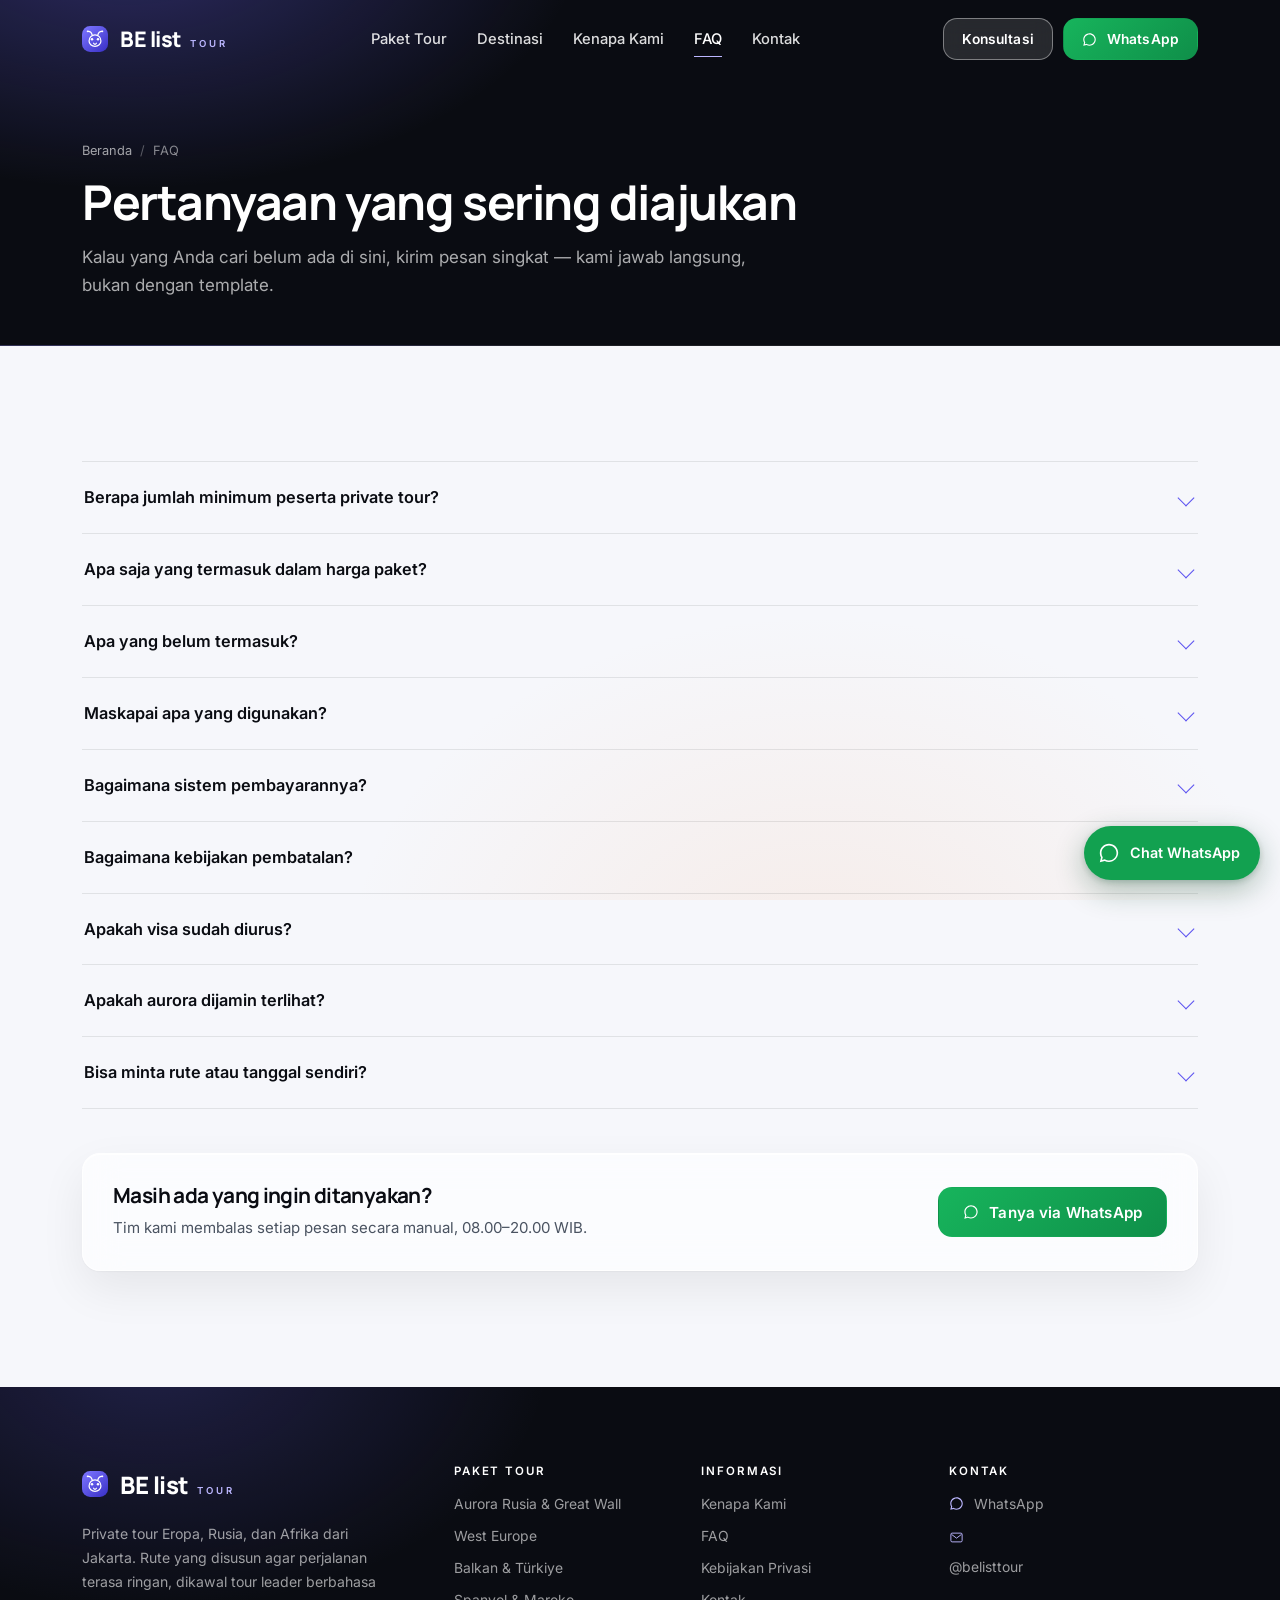
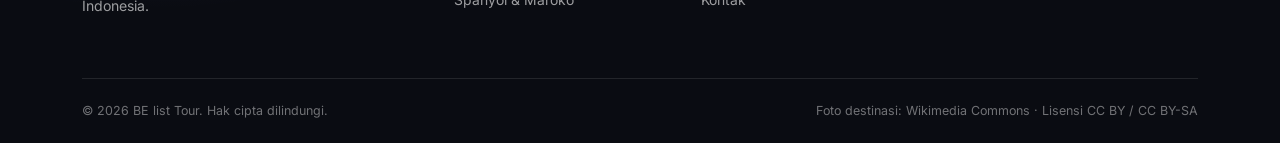
<file: faq.html>
<!DOCTYPE html>
<html lang="id">
<head>
<meta charset="utf-8">
<meta name="viewport" content="width=device-width, initial-scale=1">
<title>FAQ — Pertanyaan Umum | BE list Tour</title>
<meta name="description" content="Jawaban seputar private tour BE list: minimum peserta, fasilitas, visa, maskapai, pembayaran, pembatalan, dan jaminan aurora.">
<meta name="theme-color" content="#0b0d13">
<link rel="icon" href="favicon.svg" type="image/svg+xml">
<link rel="preconnect" href="https://fonts.googleapis.com">
<link rel="preconnect" href="https://fonts.gstatic.com" crossorigin>
<link rel="stylesheet" href="assets/css/style.css">
</head>
<body data-wa="6281234567890" data-email="halo@belisttour.com" data-ig="belisttour">
<a class="skip" href="#main">Lewati ke konten</a>

<header class="site-head">
  <div class="wrap head-in">
    <a class="brand" href="index.html">BE list <span>TOUR</span></a>
    <nav class="nav" id="nav" aria-label="Navigasi utama">
      <a href="index.html#paket">Paket Tour</a>
      <a href="index.html#destinasi">Destinasi</a>
      <a href="index.html#kenapa">Kenapa Kami</a>
      <a href="faq.html">FAQ</a>
      <a href="index.html#kontak">Kontak</a>
    </nav>
    <div class="head-cta">
      <a class="btn btn--ghost btn--sm" href="index.html#kontak">Konsultasi</a>
      <a class="btn btn--wa btn--sm" data-wa-link>
        <svg width="15" height="15" viewBox="0 0 24 24" fill="currentColor" aria-hidden="true"><path d="M12 2C6.5 2 2 6.5 2 12c0 1.8.5 3.5 1.3 4.9L2 22l5.3-1.3c1.4.7 3 1.1 4.7 1.1 5.5 0 10-4.5 10-10S17.5 2 12 2zm0 18.2c-1.5 0-3-.4-4.2-1.1l-.3-.2-3.1.8.8-3-.2-.3C4.2 15.2 3.8 13.6 3.8 12 3.8 7.5 7.5 3.8 12 3.8S20.2 7.5 20.2 12 16.5 20.2 12 20.2z"/></svg>
        <span>WhatsApp</span>
      </a>
      <button class="nav-toggle" aria-expanded="false" aria-controls="nav" aria-label="Buka menu"><span></span></button>
    </div>
  </div>
</header>

<main id="main">
  <section class="page-head">
    <div class="wrap">
      <nav class="crumbs" style="color:rgba(255,255,255,.62)" aria-label="Breadcrumb">
        <a href="index.html">Beranda</a><span>/</span><span style="color:#fff">FAQ</span>
      </nav>
      <h1>Pertanyaan yang sering diajukan</h1>
      <p>Kalau yang Anda cari belum ada di sini, kirim pesan singkat — kami jawab langsung,
        bukan dengan template.</p>
    </div>
  </section>

  <section class="section">
    <div class="wrap">
      <div class="faq-list reveal" style="margin-top:0">
        <details class="faq-item">
          <summary>Berapa jumlah minimum peserta private tour?</summary>
          <div class="faq-a"><p>Minimum 5 peserta dewasa per keberangkatan. Untuk grup 2–4 orang,
            rute tetap bisa dijalankan dengan penyesuaian harga dan hotel — silakan tanyakan
            tanggalnya lebih dulu.</p></div>
        </details>

        <details class="faq-item">
          <summary>Apa saja yang termasuk dalam harga paket?</summary>
          <div class="faq-a">
            <p>Komponen yang masuk ke semua paket:</p>
            <ul>
              <li>Tiket penerbangan internasional pulang-pergi kelas ekonomi.</li>
              <li>Hotel twin-share: Gold 4★ atau Premium 5★.</li>
              <li>Makan tiga kali sehari sesuai itinerary, menu diatur.</li>
              <li>Transportasi darat private, termasuk kereta cepat dan feri bila ada di rute.</li>
              <li>Tiket masuk objek wisata dan aktivitas sesuai itinerary.</li>
              <li>Tour leader berbahasa Indonesia dan guide lokal di setiap kota.</li>
              <li>Biaya pembuatan visa untuk grup minimum 5 dewasa.</li>
            </ul>
            <p>Rincian per paket ada di halaman masing-masing paket, di bagian "Sudah termasuk".</p>
          </div>
        </details>

        <details class="faq-item">
          <summary>Apa yang belum termasuk?</summary>
          <div class="faq-a"><p>Asuransi perjalanan, kelebihan bagasi, tip guide dan driver,
            laundry, pengeluaran pribadi, serta tur opsional di luar program (misalnya Disneyland
            Paris, Jungfraujoch, ice floating, atau snowmobile). Semua biaya ini kami tulis
            terbuka agar tidak ada kejutan di lapangan.</p></div>
        </details>

        <details class="faq-item">
          <summary>Maskapai apa yang digunakan?</summary>
          <div class="faq-a">
            <p>Bergantung kelas paket dan ketersediaan kursi pada tanggal keberangkatan:</p>
            <ul>
              <li><b>Premium:</b> Emirates, Qatar Airways, Saudia, Etihad, Turkish Airlines, Garuda.</li>
              <li><b>Gold:</b> Oman Air, Air Arabia, AirAsia, IndiGo, Shenzhen Air, Air China, Gulf Air.</li>
            </ul>
            <p>Rute dan maskapai final dikonfirmasi saat penerbitan tiket.</p>
          </div>
        </details>

        <details class="faq-item">
          <summary>Bagaimana sistem pembayarannya?</summary>
          <div class="faq-a"><p>Dua tahap. Down payment Rp 15.000.000 (Rp 20.000.000 untuk rute
            Spanyol–Maroko) paling lambat 120 hari sebelum keberangkatan. Pelunasan paling lambat
            90 hari sebelum berangkat. Semua pembayaran hanya ke rekening resmi perusahaan yang
            tercantum pada invoice.</p></div>
        </details>

        <details class="faq-item">
          <summary>Bagaimana kebijakan pembatalan?</summary>
          <div class="faq-a">
            <p>Karena kursi maskapai dan kamar hotel dipesan jauh hari, pembatalan dikenakan biaya:</p>
            <div class="tablewrap" style="margin-top:14px">
              <table>
                <thead><tr><th>Waktu pembatalan</th><th>Gold</th><th>Premium</th></tr></thead>
                <tbody>
                  <tr><td>90–30 hari sebelum berangkat</td><td>Rp 25.000.000</td><td>Rp 30.000.000</td></tr>
                  <tr><td>30–7 hari sebelum berangkat</td><td>Rp 35.000.000</td><td>Rp 45.000.000</td></tr>
                  <tr><td>Kurang dari 7 hari</td><td>Rp 45.000.000</td><td>Rp 54.000.000</td></tr>
                </tbody>
              </table>
            </div>
            <p>Angka di atas mengikuti paket Aurora Rusia. Rute lain punya ketentuan yang
              tercantum di halaman paket masing-masing. Klaim asuransi perjalanan mengikuti polis
              yang Anda pilih.</p>
          </div>
        </details>

        <details class="faq-item">
          <summary>Apakah visa sudah diurus?</summary>
          <div class="faq-a"><p>Ya, untuk grup minimum 5 dewasa. Kami mengirim checklist dokumen,
            membantu pengisian formulir, dan mendampingi proses penyerahan paspor. Untuk rute
            Schengen, kelengkapan mengikuti ketentuan kedutaan negara masuk utama.</p></div>
        </details>


        <details class="faq-item">
          <summary>Apakah aurora dijamin terlihat?</summary>
          <div class="faq-a"><p>Tidak, dan kami tidak akan menjanjikannya. Aurora borealis adalah
            fenomena alam yang bergantung pada aktivitas geomagnetik dan cuaca. Yang bisa kami
            pastikan: pemandu memilih titik dan jam terbaik berdasarkan prakiraan malam itu,
            dan jadwal dibuat beberapa malam di zona aurora agar peluangnya lebih besar.</p></div>
        </details>

        <details class="faq-item">
          <summary>Bisa minta rute atau tanggal sendiri?</summary>
          <div class="faq-a"><p>Bisa. Semua paket berjalan sebagai private tour, jadi tanggal
            keberangkatan bebas ditentukan grup. Rute juga bisa disesuaikan — menambah kota,
            memperpanjang hari, atau mengganti kelas hotel. Kirimkan rencana kasar Anda, kami
            susun versi dan estimasi biayanya.</p></div>
        </details>

      </div>

      <div class="notes reveal" style="margin-top:44px;display:flex;flex-wrap:wrap;gap:20px;align-items:center;justify-content:space-between">
        <div>
          <h2 style="font-size:1.3rem">Masih ada yang ingin ditanyakan?</h2>
          <p style="margin-top:8px;color:var(--ink-2);font-size:.94rem">Tim kami membalas setiap
            pesan secara manual, 08.00–20.00 WIB.</p>
        </div>
        <a class="btn btn--wa" data-wa-link data-wa-msg="Halo BE list Tour, saya punya pertanyaan soal paket tour.">
          <svg width="16" height="16" viewBox="0 0 24 24" fill="currentColor" aria-hidden="true"><path d="M12 2C6.5 2 2 6.5 2 12c0 1.8.5 3.5 1.3 4.9L2 22l5.3-1.3c1.4.7 3 1.1 4.7 1.1 5.5 0 10-4.5 10-10S17.5 2 12 2zm0 18.2c-1.5 0-3-.4-4.2-1.1l-.3-.2-3.1.8.8-3-.2-.3C4.2 15.2 3.8 13.6 3.8 12 3.8 7.5 7.5 3.8 12 3.8S20.2 7.5 20.2 12 16.5 20.2 12 20.2z"/></svg>
          Tanya via WhatsApp
        </a>
      </div>
    </div>
  </section>
</main>

<footer class="site-foot">
  <div class="wrap">
    <div class="foot-grid">
      <div>
        <a class="brand" href="index.html">BE list <span>TOUR</span></a>
        <p class="foot-about">Private tour Eropa, Rusia, dan Afrika dari Jakarta. Rute yang
          disusun agar perjalanan terasa ringan, dikawal tour leader berbahasa Indonesia.</p>
      </div>
      <div>
        <h4 class="foot-title">Paket Tour</h4>
        <ul class="foot-list">
          <li><a href="paket/aurora-rusia.html">Aurora Rusia &amp; Great Wall</a></li>
          <li><a href="paket/west-europe.html">West Europe</a></li>
          <li><a href="paket/balkan-turki.html">Balkan &amp; Türkiye</a></li>
          <li><a href="paket/spanyol-maroko.html">Spanyol &amp; Maroko</a></li>
        </ul>
      </div>
      <div>
        <h4 class="foot-title">Informasi</h4>
        <ul class="foot-list">
          <li><a href="index.html#kenapa">Kenapa Kami</a></li>
          <li><a href="faq.html">FAQ</a></li>
          <li><a href="kebijakan-privasi.html">Kebijakan Privasi</a></li>
          <li><a href="index.html#kontak">Kontak</a></li>
        </ul>
      </div>
      <div>
        <h4 class="foot-title">Kontak</h4>
        <div class="foot-contact">
          <a data-wa-link><svg width="15" height="15" viewBox="0 0 24 24" fill="currentColor" aria-hidden="true"><path d="M12 2C6.5 2 2 6.5 2 12c0 1.8.5 3.5 1.3 4.9L2 22l5.3-1.3c1.4.7 3 1.1 4.7 1.1 5.5 0 10-4.5 10-10S17.5 2 12 2zm0 18.2c-1.5 0-3-.4-4.2-1.1l-.3-.2-3.1.8.8-3-.2-.3C4.2 15.2 3.8 13.6 3.8 12 3.8 7.5 7.5 3.8 12 3.8S20.2 7.5 20.2 12 16.5 20.2 12 20.2z"/></svg><span>WhatsApp</span></a>
          <a data-email-link><svg width="15" height="15" viewBox="0 0 24 24" fill="none" aria-hidden="true"><rect x="3" y="5" width="18" height="14" rx="2" stroke="currentColor" stroke-width="1.5"/><path d="M4 7l8 6 8-6" stroke="currentColor" stroke-width="1.5"/></svg><span></span></a>
          <a data-ig-link data-ig-text="show"><svg width="15" height="15" viewBox="0 0 24 24" fill="none" aria-hidden="true"><rect x="3" y="3" width="18" height="18" rx="5" stroke="currentColor" stroke-width="1.5"/><circle cx="12" cy="12" r="4" stroke="currentColor" stroke-width="1.5"/><circle cx="17.2" cy="6.8" r="1.1" fill="currentColor"/></svg><span></span></a>
        </div>
      </div>
    </div>
    <div class="foot-bottom">
      <p>&copy; <span data-year>2026</span> BE list Tour. Hak cipta dilindungi.</p>
      <p>Foto destinasi: <a href="https://commons.wikimedia.org" target="_blank" rel="noopener">Wikimedia Commons</a> · Lisensi CC BY / CC BY-SA</p>
    </div>
  </div>
</footer>

<a class="wa-float" data-wa-link aria-label="Chat WhatsApp">
  <svg width="22" height="22" viewBox="0 0 24 24" fill="currentColor" aria-hidden="true"><path d="M12 2C6.5 2 2 6.5 2 12c0 1.8.5 3.5 1.3 4.9L2 22l5.3-1.3c1.4.7 3 1.1 4.7 1.1 5.5 0 10-4.5 10-10S17.5 2 12 2zm0 18.2c-1.5 0-3-.4-4.2-1.1l-.3-.2-3.1.8.8-3-.2-.3C4.2 15.2 3.8 13.6 3.8 12 3.8 7.5 7.5 3.8 12 3.8S20.2 7.5 20.2 12 16.5 20.2 12 20.2z"/></svg>
  <span>Chat WhatsApp</span>
</a>

<script src="assets/js/main.js" defer></script>
</body>
</html>
</file>
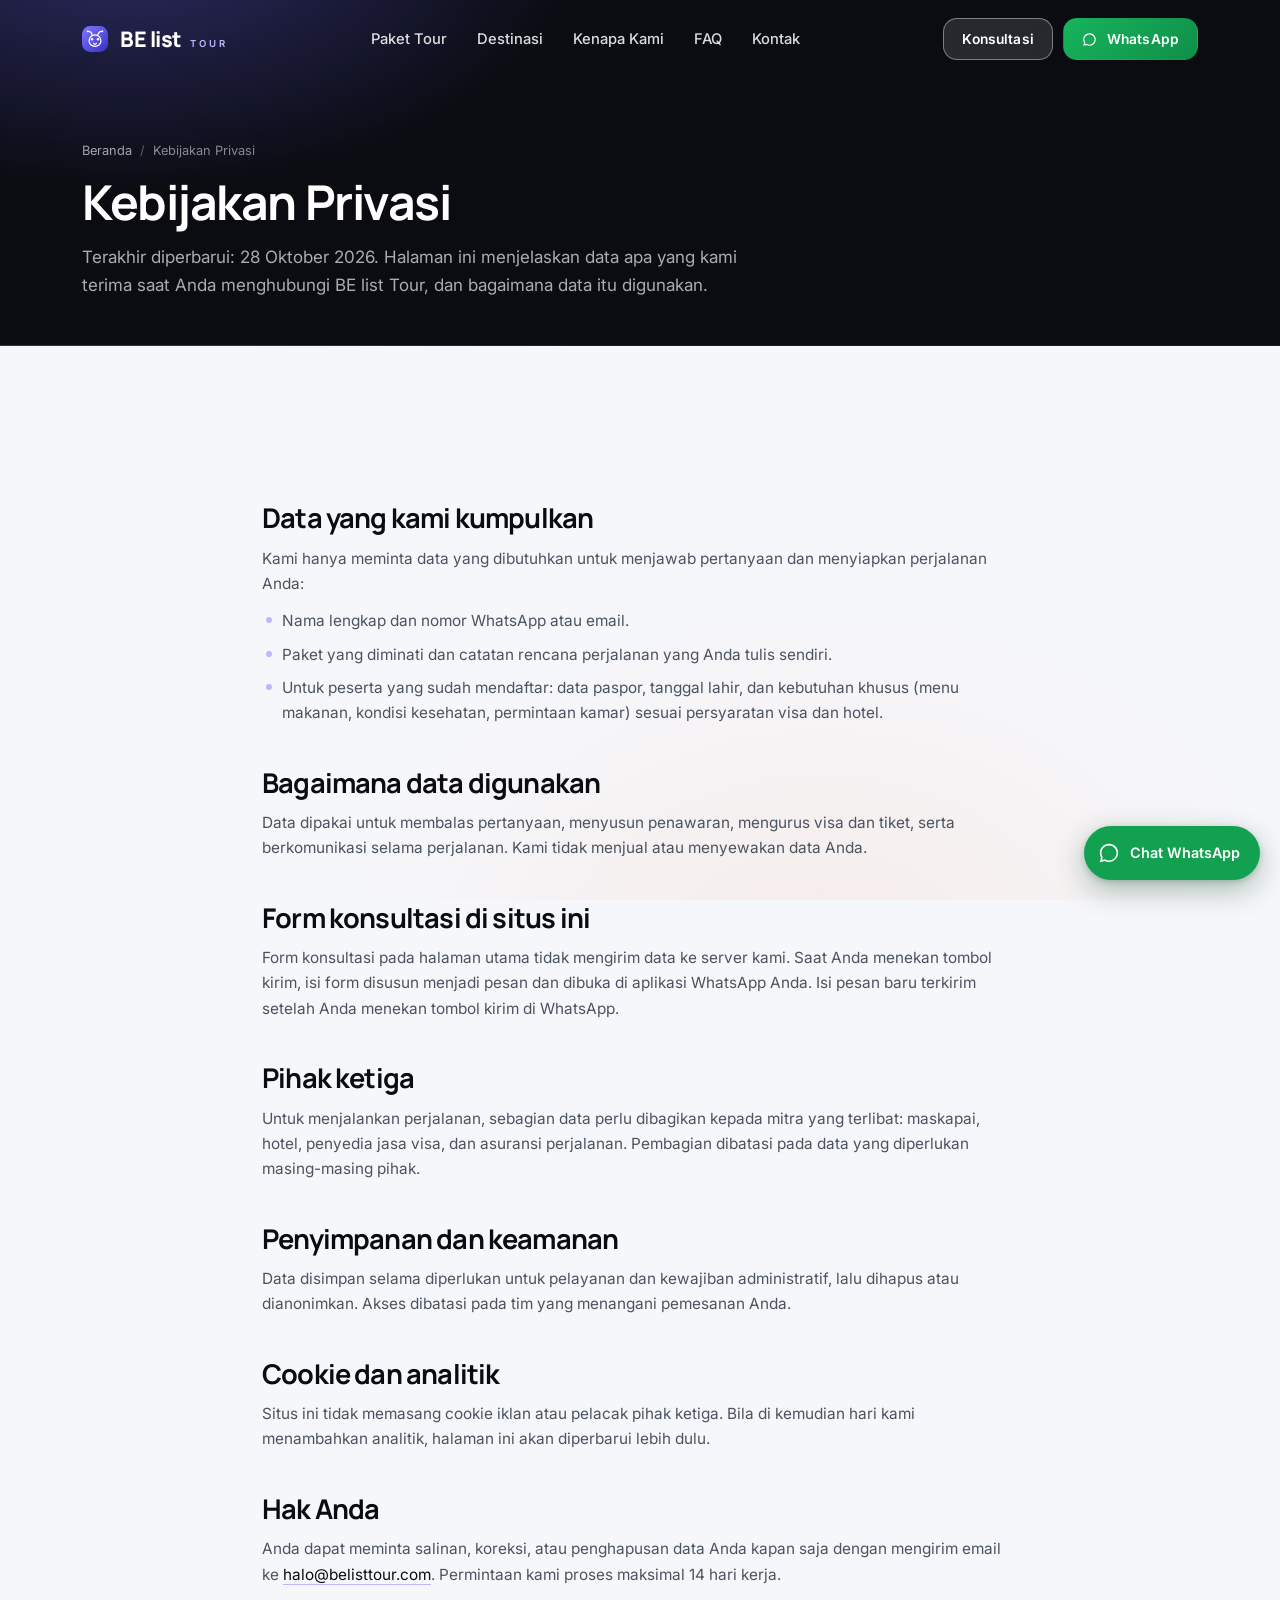
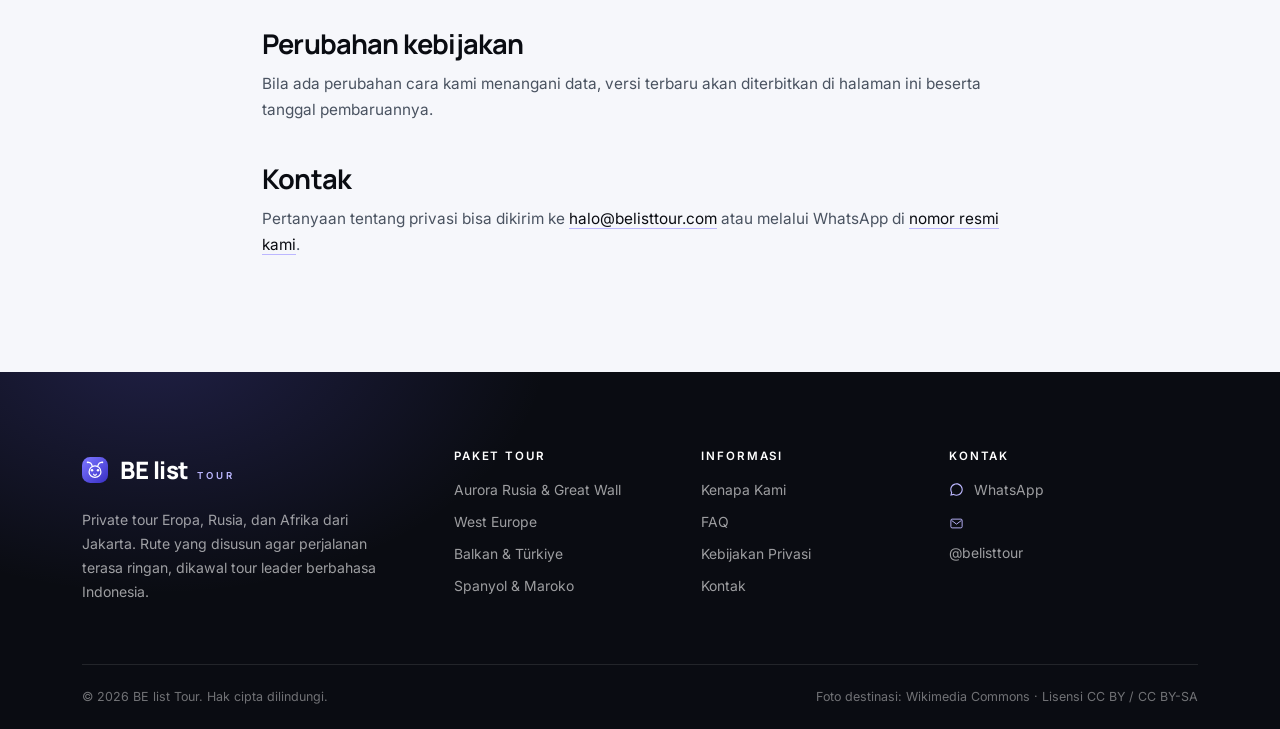
<file: kebijakan-privasi.html>
<!DOCTYPE html>
<html lang="id">
<head>
<meta charset="utf-8">
<meta name="viewport" content="width=device-width, initial-scale=1">
<title>Kebijakan Privasi — BE list Tour</title>
<meta name="description" content="Bagaimana BE list Tour mengumpulkan, memakai, dan menyimpan data calon peserta tour.">
<meta name="theme-color" content="#0b0d13">
<link rel="icon" href="favicon.svg" type="image/svg+xml">
<link rel="preconnect" href="https://fonts.googleapis.com">
<link rel="preconnect" href="https://fonts.gstatic.com" crossorigin>
<link rel="stylesheet" href="assets/css/style.css">
</head>
<body data-wa="6281234567890" data-email="halo@belisttour.com" data-ig="belisttour">
<a class="skip" href="#main">Lewati ke konten</a>

<header class="site-head">
  <div class="wrap head-in">
    <a class="brand" href="index.html">BE list <span>TOUR</span></a>
    <nav class="nav" id="nav" aria-label="Navigasi utama">
      <a href="index.html#paket">Paket Tour</a>
      <a href="index.html#destinasi">Destinasi</a>
      <a href="index.html#kenapa">Kenapa Kami</a>
      <a href="faq.html">FAQ</a>
      <a href="index.html#kontak">Kontak</a>
    </nav>
    <div class="head-cta">
      <a class="btn btn--ghost btn--sm" href="index.html#kontak">Konsultasi</a>
      <a class="btn btn--wa btn--sm" data-wa-link>
        <svg width="15" height="15" viewBox="0 0 24 24" fill="currentColor" aria-hidden="true"><path d="M12 2C6.5 2 2 6.5 2 12c0 1.8.5 3.5 1.3 4.9L2 22l5.3-1.3c1.4.7 3 1.1 4.7 1.1 5.5 0 10-4.5 10-10S17.5 2 12 2zm0 18.2c-1.5 0-3-.4-4.2-1.1l-.3-.2-3.1.8.8-3-.2-.3C4.2 15.2 3.8 13.6 3.8 12 3.8 7.5 7.5 3.8 12 3.8S20.2 7.5 20.2 12 16.5 20.2 12 20.2z"/></svg>
        <span>WhatsApp</span>
      </a>
      <button class="nav-toggle" aria-expanded="false" aria-controls="nav" aria-label="Buka menu"><span></span></button>
    </div>
  </div>
</header>

<main id="main">
  <section class="page-head">
    <div class="wrap">
      <nav class="crumbs" style="color:rgba(255,255,255,.62)" aria-label="Breadcrumb">
        <a href="index.html">Beranda</a><span>/</span><span style="color:#fff">Kebijakan Privasi</span>
      </nav>
      <h1>Kebijakan Privasi</h1>
      <p>Terakhir diperbarui: 28 Oktober 2026. Halaman ini menjelaskan data apa yang kami
        terima saat Anda menghubungi BE list Tour, dan bagaimana data itu digunakan.</p>
    </div>
  </section>

  <section class="section">
    <div class="wrap prose" style="max-width:820px">
      <h2>Data yang kami kumpulkan</h2>
      <p>Kami hanya meminta data yang dibutuhkan untuk menjawab pertanyaan dan menyiapkan
        perjalanan Anda:</p>
      <ul>
        <li>Nama lengkap dan nomor WhatsApp atau email.</li>
        <li>Paket yang diminati dan catatan rencana perjalanan yang Anda tulis sendiri.</li>
        <li>Untuk peserta yang sudah mendaftar: data paspor, tanggal lahir, dan kebutuhan khusus
          (menu makanan, kondisi kesehatan, permintaan kamar) sesuai persyaratan visa dan hotel.</li>
      </ul>

      <h2>Bagaimana data digunakan</h2>
      <p>Data dipakai untuk membalas pertanyaan, menyusun penawaran, mengurus visa dan tiket,
        serta berkomunikasi selama perjalanan. Kami tidak menjual atau menyewakan data Anda.</p>

      <h2>Form konsultasi di situs ini</h2>
      <p>Form konsultasi pada halaman utama tidak mengirim data ke server kami. Saat Anda menekan
        tombol kirim, isi form disusun menjadi pesan dan dibuka di aplikasi WhatsApp Anda. Isi
        pesan baru terkirim setelah Anda menekan tombol kirim di WhatsApp.</p>

      <h2>Pihak ketiga</h2>
      <p>Untuk menjalankan perjalanan, sebagian data perlu dibagikan kepada mitra yang terlibat:
        maskapai, hotel, penyedia jasa visa, dan asuransi perjalanan. Pembagian dibatasi pada data
        yang diperlukan masing-masing pihak.</p>

      <h2>Penyimpanan dan keamanan</h2>
      <p>Data disimpan selama diperlukan untuk pelayanan dan kewajiban administratif, lalu
        dihapus atau dianonimkan. Akses dibatasi pada tim yang menangani pemesanan Anda.</p>

      <h2>Cookie dan analitik</h2>
      <p>Situs ini tidak memasang cookie iklan atau pelacak pihak ketiga. Bila di kemudian hari
        kami menambahkan analitik, halaman ini akan diperbarui lebih dulu.</p>

      <h2>Hak Anda</h2>
      <p>Anda dapat meminta salinan, koreksi, atau penghapusan data Anda kapan saja dengan
        mengirim email ke <a data-email-link data-email-text="show" href="#">halo@belisttour.com</a>.
        Permintaan kami proses maksimal 14 hari kerja.</p>

      <h2>Perubahan kebijakan</h2>
      <p>Bila ada perubahan cara kami menangani data, versi terbaru akan diterbitkan di halaman
        ini beserta tanggal pembaruannya.</p>

      <h2>Kontak</h2>
      <p>Pertanyaan tentang privasi bisa dikirim ke <a data-email-link data-email-text="show" href="#">halo@belisttour.com</a>
        atau melalui WhatsApp di <a data-wa-link href="#">nomor resmi kami</a>.</p>
    </div>
  </section>
</main>

<footer class="site-foot">
  <div class="wrap">
    <div class="foot-grid">
      <div>
        <a class="brand" href="index.html">BE list <span>TOUR</span></a>
        <p class="foot-about">Private tour Eropa, Rusia, dan Afrika dari Jakarta. Rute yang
          disusun agar perjalanan terasa ringan, dikawal tour leader berbahasa Indonesia.</p>
      </div>
      <div>
        <h4 class="foot-title">Paket Tour</h4>
        <ul class="foot-list">
          <li><a href="paket/aurora-rusia.html">Aurora Rusia &amp; Great Wall</a></li>
          <li><a href="paket/west-europe.html">West Europe</a></li>
          <li><a href="paket/balkan-turki.html">Balkan &amp; Türkiye</a></li>
          <li><a href="paket/spanyol-maroko.html">Spanyol &amp; Maroko</a></li>
        </ul>
      </div>
      <div>
        <h4 class="foot-title">Informasi</h4>
        <ul class="foot-list">
          <li><a href="index.html#kenapa">Kenapa Kami</a></li>
          <li><a href="faq.html">FAQ</a></li>
          <li><a href="kebijakan-privasi.html">Kebijakan Privasi</a></li>
          <li><a href="index.html#kontak">Kontak</a></li>
        </ul>
      </div>
      <div>
        <h4 class="foot-title">Kontak</h4>
        <div class="foot-contact">
          <a data-wa-link><svg width="15" height="15" viewBox="0 0 24 24" fill="currentColor" aria-hidden="true"><path d="M12 2C6.5 2 2 6.5 2 12c0 1.8.5 3.5 1.3 4.9L2 22l5.3-1.3c1.4.7 3 1.1 4.7 1.1 5.5 0 10-4.5 10-10S17.5 2 12 2zm0 18.2c-1.5 0-3-.4-4.2-1.1l-.3-.2-3.1.8.8-3-.2-.3C4.2 15.2 3.8 13.6 3.8 12 3.8 7.5 7.5 3.8 12 3.8S20.2 7.5 20.2 12 16.5 20.2 12 20.2z"/></svg><span>WhatsApp</span></a>
          <a data-email-link><svg width="15" height="15" viewBox="0 0 24 24" fill="none" aria-hidden="true"><rect x="3" y="5" width="18" height="14" rx="2" stroke="currentColor" stroke-width="1.5"/><path d="M4 7l8 6 8-6" stroke="currentColor" stroke-width="1.5"/></svg><span></span></a>
          <a data-ig-link data-ig-text="show"><svg width="15" height="15" viewBox="0 0 24 24" fill="none" aria-hidden="true"><rect x="3" y="3" width="18" height="18" rx="5" stroke="currentColor" stroke-width="1.5"/><circle cx="12" cy="12" r="4" stroke="currentColor" stroke-width="1.5"/><circle cx="17.2" cy="6.8" r="1.1" fill="currentColor"/></svg><span></span></a>
        </div>
      </div>
    </div>
    <div class="foot-bottom">
      <p>&copy; <span data-year>2026</span> BE list Tour. Hak cipta dilindungi.</p>
      <p>Foto destinasi: <a href="https://commons.wikimedia.org" target="_blank" rel="noopener">Wikimedia Commons</a> · Lisensi CC BY / CC BY-SA</p>
    </div>
  </div>
</footer>

<a class="wa-float" data-wa-link aria-label="Chat WhatsApp">
  <svg width="22" height="22" viewBox="0 0 24 24" fill="currentColor" aria-hidden="true"><path d="M12 2C6.5 2 2 6.5 2 12c0 1.8.5 3.5 1.3 4.9L2 22l5.3-1.3c1.4.7 3 1.1 4.7 1.1 5.5 0 10-4.5 10-10S17.5 2 12 2zm0 18.2c-1.5 0-3-.4-4.2-1.1l-.3-.2-3.1.8.8-3-.2-.3C4.2 15.2 3.8 13.6 3.8 12 3.8 7.5 7.5 3.8 12 3.8S20.2 7.5 20.2 12 16.5 20.2 12 20.2z"/></svg>
  <span>Chat WhatsApp</span>
</a>

<script src="assets/js/main.js" defer></script>
</body>
</html>
</file>
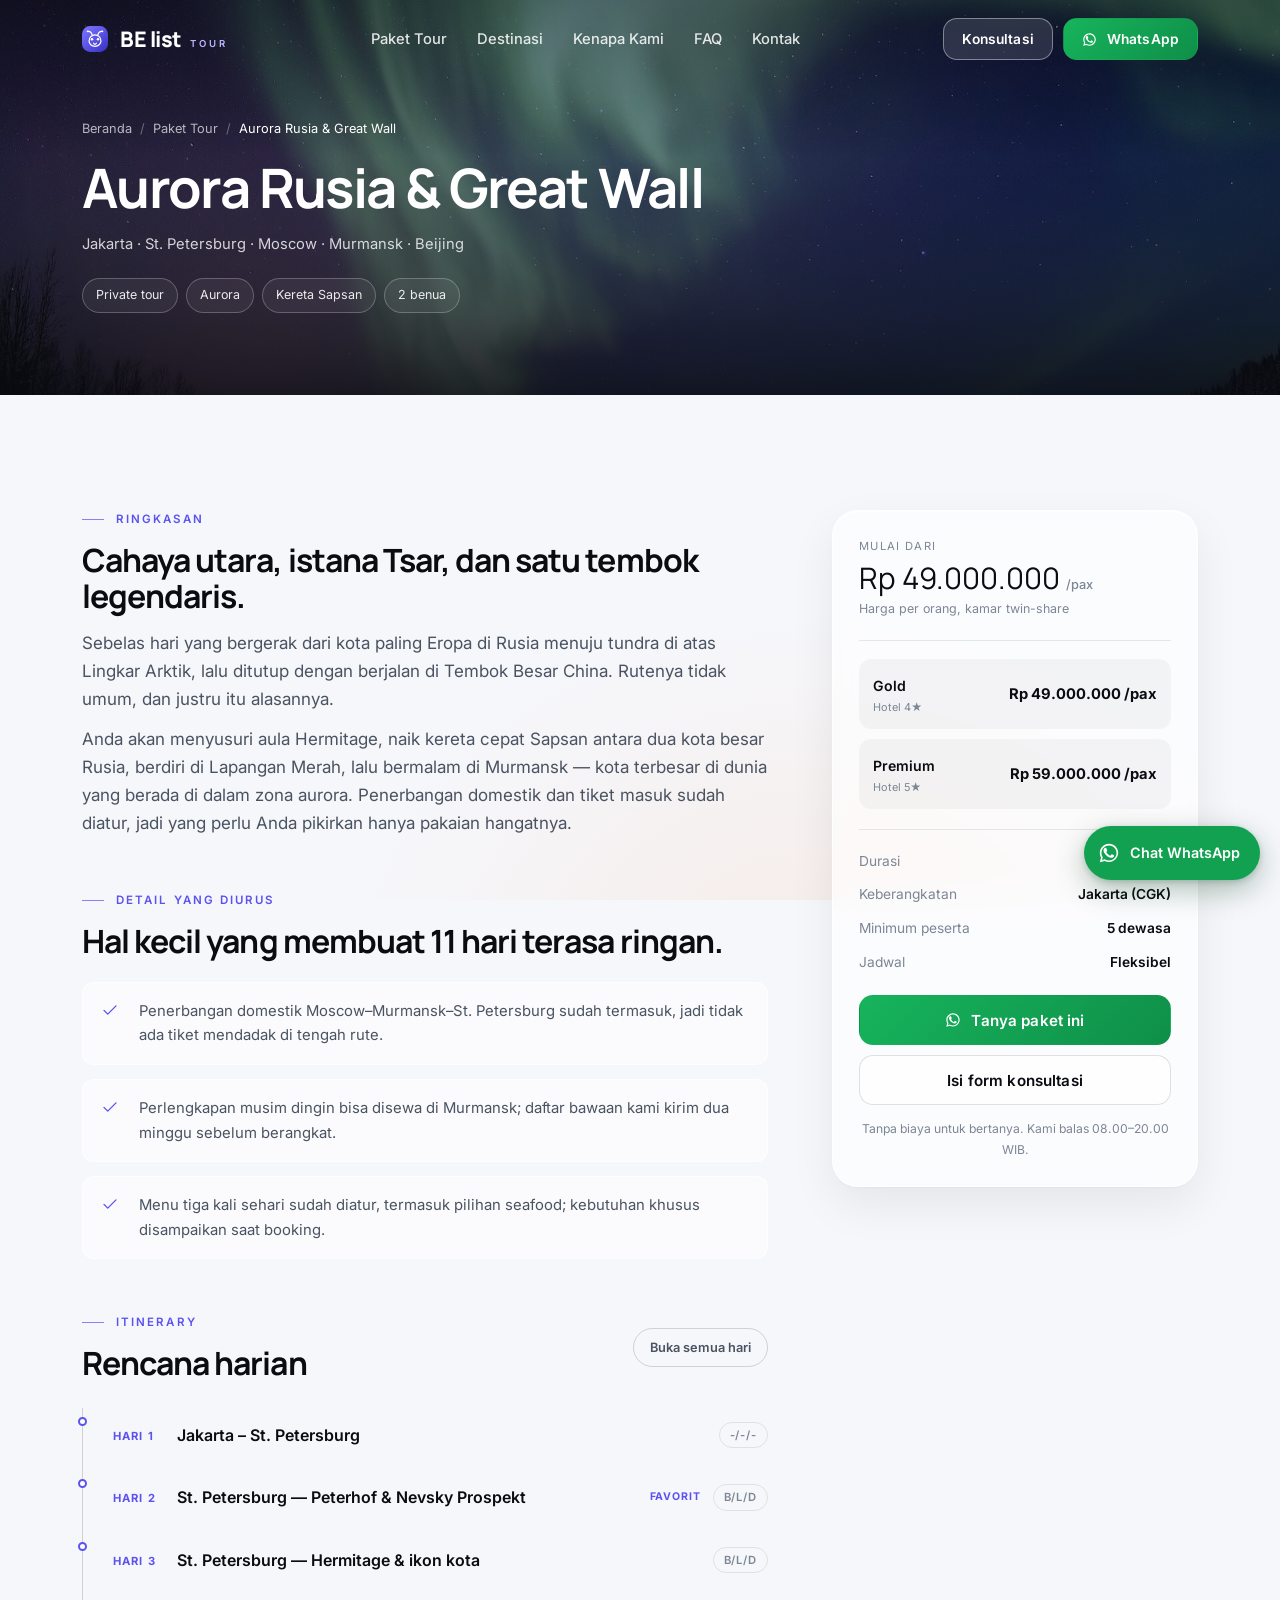
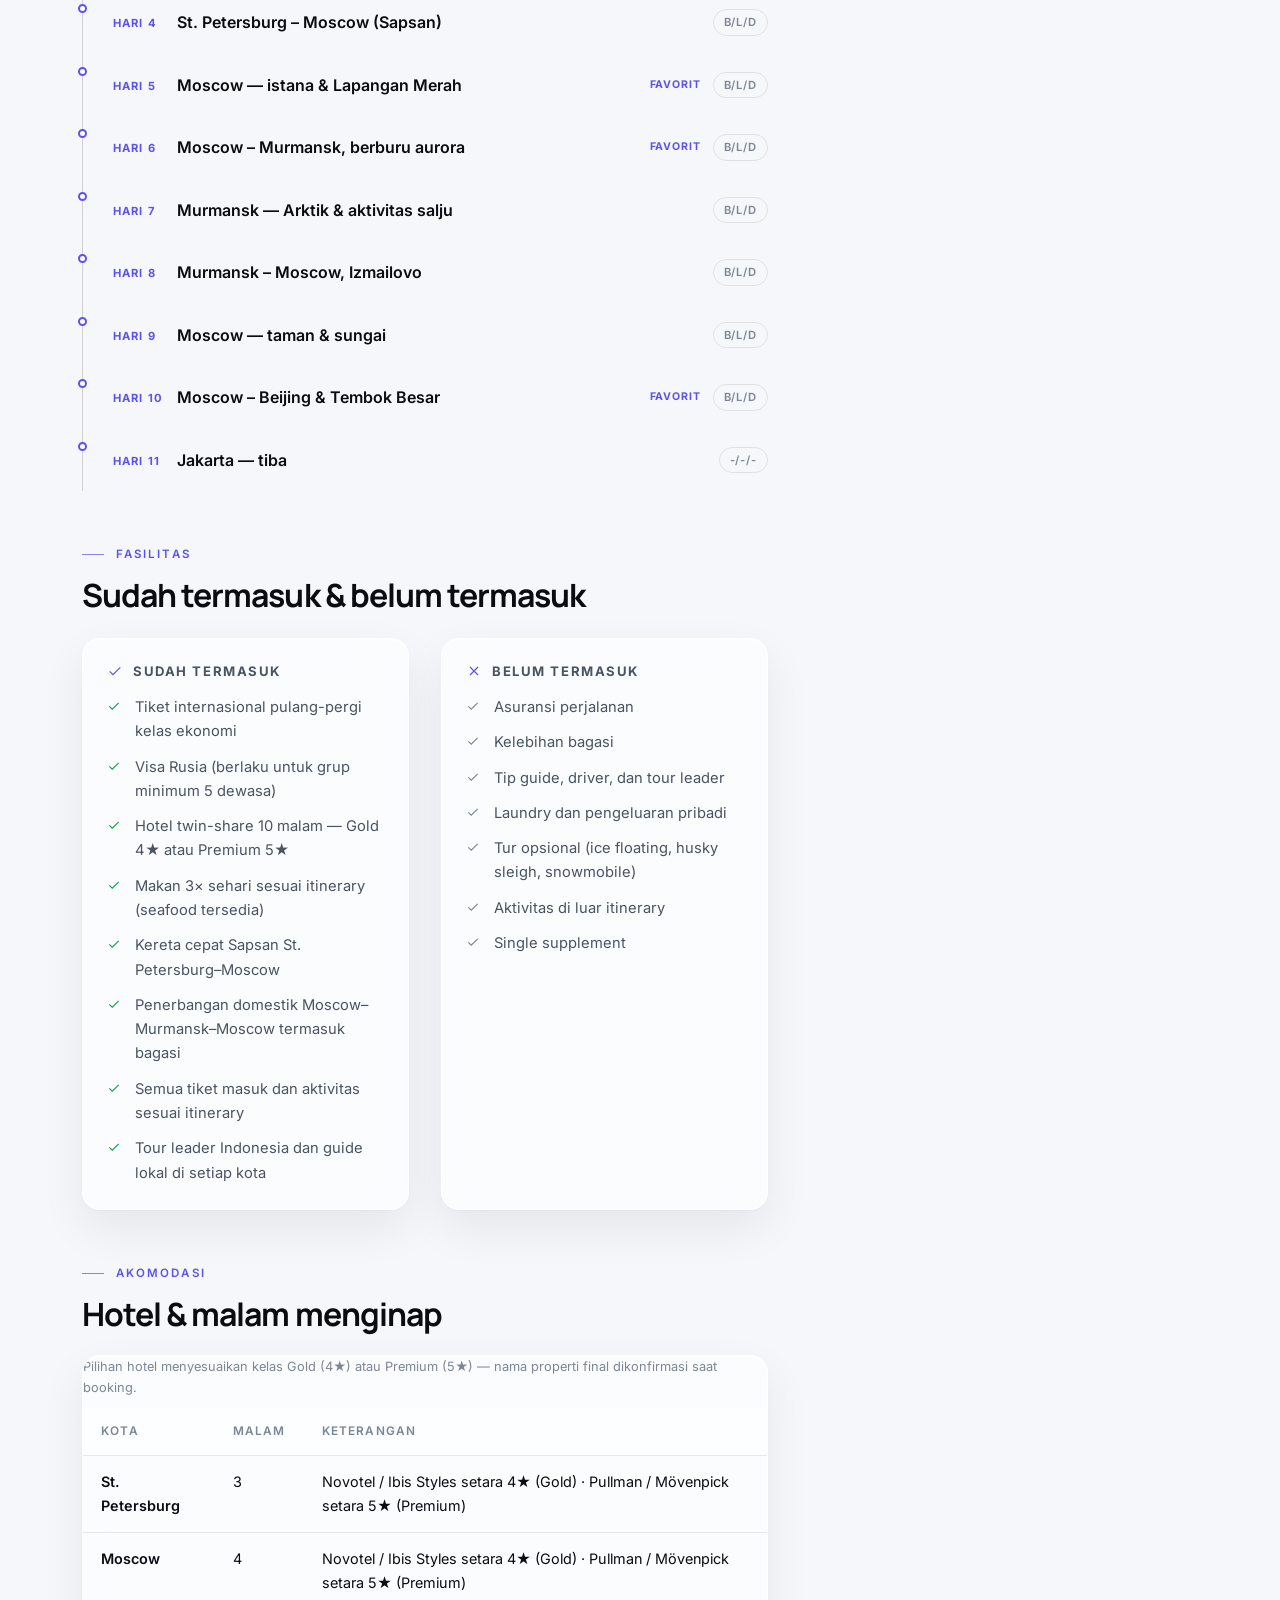
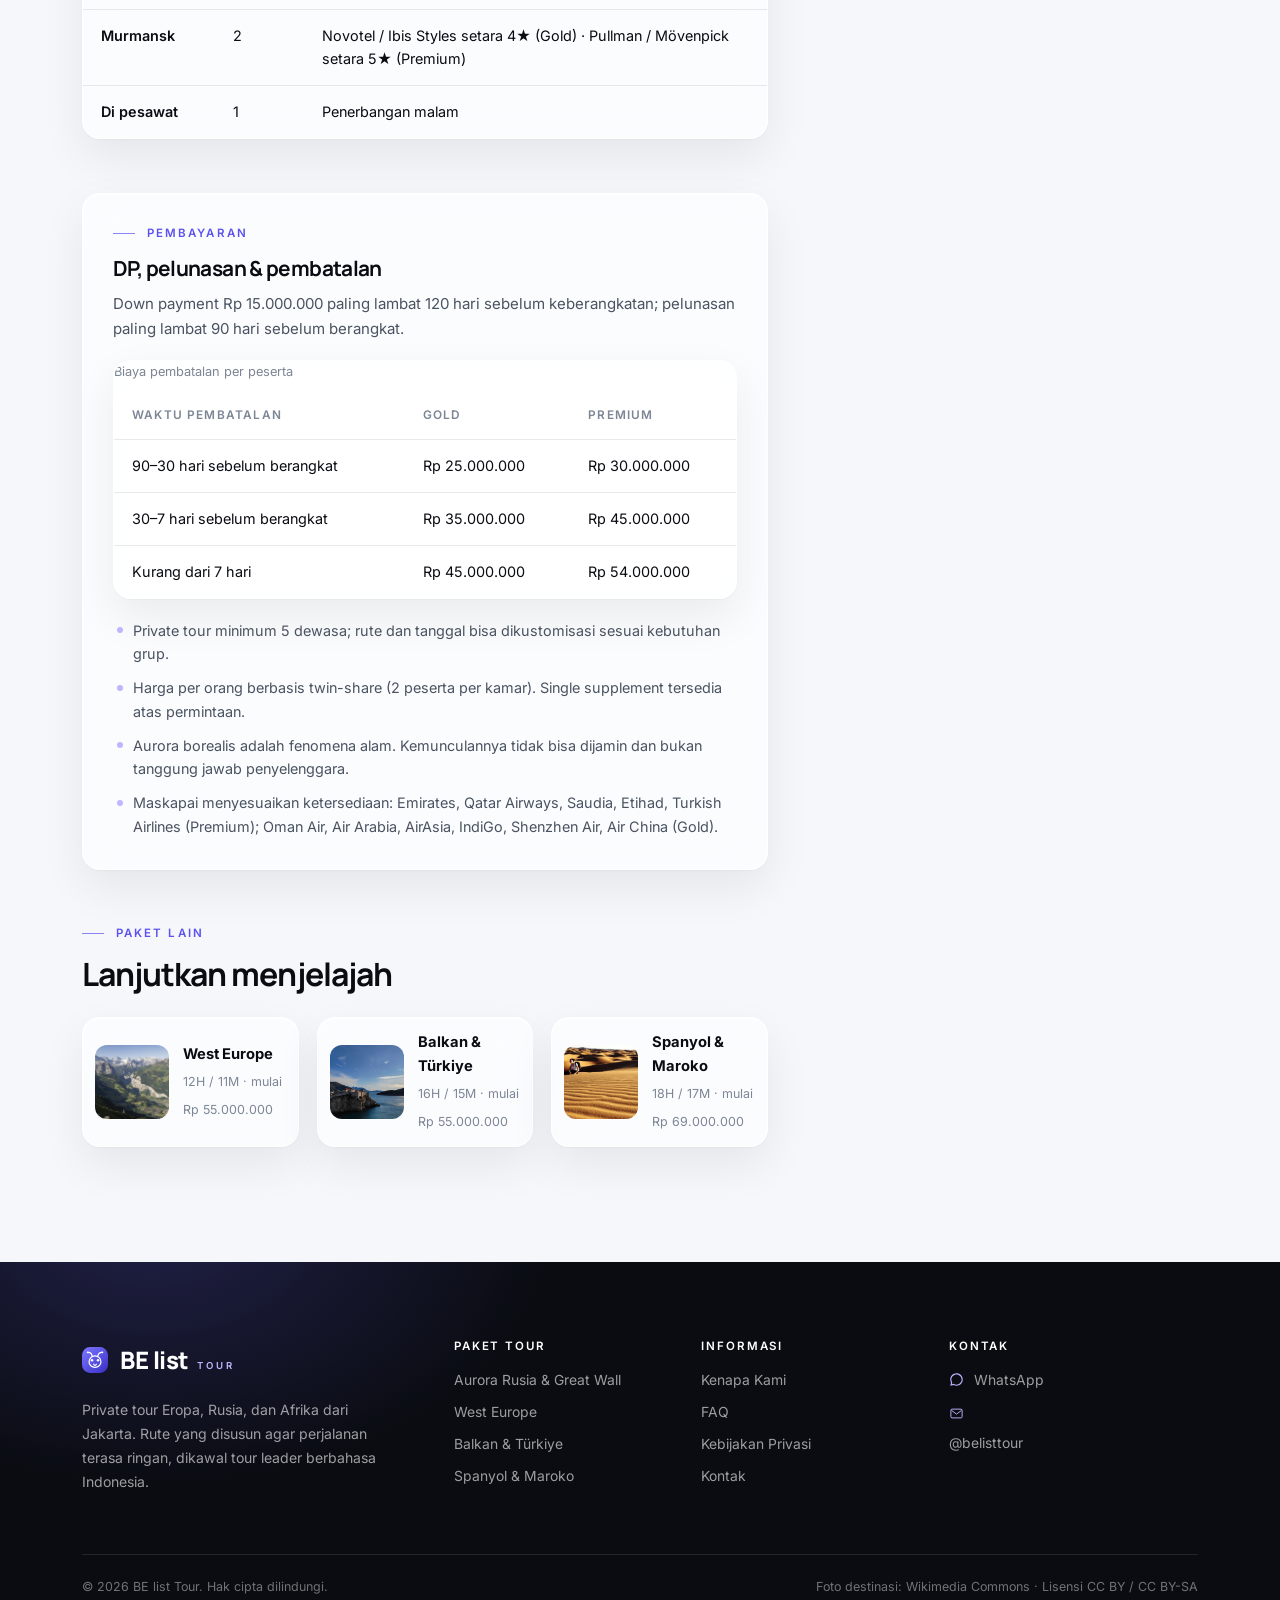
<file: paket/aurora-rusia.html>
<!DOCTYPE html>
<html lang="id">
<head>
<meta charset="utf-8">
<meta name="viewport" content="width=device-width, initial-scale=1">
<title>Aurora Rusia & Great Wall 11 Hari — BE list Tour</title>
<meta name="description" content="Private tour 11 hari: Moscow, St. Petersburg, Murmansk, dan Tembok Besar China. Visa dibantu, makan tiga kali sehari, tour leader Indonesia. Mulai Rp 49.000.000/pax.">
<meta name="theme-color" content="#0b0d13">
<link rel="icon" href="../favicon.svg" type="image/svg+xml">
<link rel="preconnect" href="https://fonts.googleapis.com">
<link rel="preconnect" href="https://fonts.gstatic.com" crossorigin>
<meta property="og:type" content="article">
<meta property="og:title" content="Aurora Rusia & Great Wall — 11H/10M">
<meta property="og:description" content="Private tour 11 hari: Moscow, St. Petersburg, Murmansk, dan Tembok Besar China. Visa dibantu, makan tiga kali sehari, tour leader Indonesia. Mulai Rp 49.000.000/pax.">
<meta property="og:image" content="../assets/img/aurora.jpg">
<link rel="stylesheet" href="../assets/css/style.css">
</head>
<body data-wa="6281234567890" data-email="halo@belisttour.com" data-ig="belisttour">
<a class="skip" href="#main">Lewati ke konten</a>

<header class="site-head">
  <div class="wrap head-in">
    <a class="brand" href="../index.html">BE list <span>TOUR</span></a>
    <nav class="nav" id="nav" aria-label="Navigasi utama">
      <a href="../index.html#paket">Paket Tour</a>
      <a href="../index.html#destinasi">Destinasi</a>
      <a href="../index.html#kenapa">Kenapa Kami</a>
      <a href="../faq.html">FAQ</a>
      <a href="../index.html#kontak">Kontak</a>
    </nav>
    <div class="head-cta">
      <a class="btn btn--ghost btn--sm" href="../index.html#kontak">Konsultasi</a>
      <a class="btn btn--wa btn--sm" data-wa-link data-wa-msg="Halo BE list Tour, saya mau tanya paket Aurora Rusia &amp; Great Wall.">
        <svg width="15" height="15" viewBox="0 0 24 24" fill="currentColor" aria-hidden="true"><path d="M17.5 14.4c-.3-.2-1.8-.9-2.1-1-.3-.1-.5-.2-.7.2-.2.3-.8 1-.9 1.2-.2.2-.3.2-.6.1-.3-.2-1.3-.5-2.4-1.5-.9-.8-1.5-1.8-1.7-2.1-.2-.3 0-.5.1-.6l.5-.6c.1-.2.2-.3.3-.5.1-.2 0-.4 0-.5 0-.2-.7-1.6-.9-2.2-.2-.5-.5-.5-.7-.5h-.6c-.2 0-.5.1-.8.4-.3.3-1 1-1 2.4s1 2.8 1.2 3c.1.2 2 3.1 4.9 4.3 2.4 1 2.9.8 3.4.7.5-.1 1.6-.7 1.9-1.3.2-.6.2-1.1.2-1.2-.1-.1-.3-.2-.6-.3z"/><path d="M12 2C6.5 2 2 6.5 2 12c0 1.8.5 3.5 1.3 4.9L2 22l5.3-1.3c1.4.7 3 1.1 4.7 1.1 5.5 0 10-4.5 10-10S17.5 2 12 2zm0 18.2c-1.5 0-3-.4-4.2-1.1l-.3-.2-3.1.8.8-3-.2-.3C4.2 15.2 3.8 13.6 3.8 12 3.8 7.5 7.5 3.8 12 3.8S20.2 7.5 20.2 12 16.5 20.2 12 20.2z"/></svg>
        <span>WhatsApp</span>
      </a>
      <button class="nav-toggle" aria-expanded="false" aria-controls="nav" aria-label="Buka menu"><span></span></button>
    </div>
  </div>
</header>

<main id="main">
  <section class="pkg-hero">
    <img src="../assets/img/aurora.jpg" alt="Aurora borealis di langit Murmansk, Rusia">
    <div class="wrap">
      <nav class="crumbs" aria-label="Breadcrumb">
        <a href="../index.html">Beranda</a><span>/</span>
        <a href="../index.html#paket">Paket Tour</a><span>/</span>
        <span style="color:#fff;opacity:1">Aurora Rusia &amp; Great Wall</span>
      </nav>
      <h1>Aurora Rusia &amp; Great Wall</h1>
      <p class="pkg-cities">Jakarta · St. Petersburg · Moscow · Murmansk · Beijing</p>
      <div class="pkg-tags"><span>Private tour</span><span>Aurora</span><span>Kereta Sapsan</span><span>2 benua</span></div>
    </div>
  </section>

  <section class="section">
    <div class="wrap pkg-body">
      <aside class="aside-col">
        <div class="aside-card">
          <div class="aside-price">
            <span class="price-label">Mulai dari</span>
            <span class="big">Rp 49.000.000 <small>/pax</small></span>
            <span style="font-size:.78rem;color:var(--ink-3)">Harga per orang, kamar twin-share</span>
          </div>
          <div class="tier-list">
            <div class="tier"><div><b>Gold</b><span>Hotel 4★</span></div><em>Rp 49.000.000 /pax</em></div>
            <div class="tier"><div><b>Premium</b><span>Hotel 5★</span></div><em>Rp 59.000.000 /pax</em></div>
          </div>
          <div class="aside-meta">
            <div><span>Durasi</span><b>11H / 10M</b></div>
            <div><span>Keberangkatan</span><b>Jakarta (CGK)</b></div>
            <div><span>Minimum peserta</span><b>5 dewasa</b></div>
            <div><span>Jadwal</span><b>Fleksibel</b></div>
          </div>
          <div class="btn-row" style="display:grid;gap:10px">
            <a class="btn btn--wa btn--block" data-wa-link data-wa-msg="Halo BE list Tour, saya tertarik paket Aurora Rusia &amp; Great Wall (11H/10M). Boleh info jadwal terdekat dan rincian harganya?">
              <svg width="16" height="16" viewBox="0 0 24 24" fill="currentColor" aria-hidden="true"><path d="M12 2C6.5 2 2 6.5 2 12c0 1.8.5 3.5 1.3 4.9L2 22l5.3-1.3c1.4.7 3 1.1 4.7 1.1 5.5 0 10-4.5 10-10S17.5 2 12 2zm0 18.2c-1.5 0-3-.4-4.2-1.1l-.3-.2-3.1.8.8-3-.2-.3C4.2 15.2 3.8 13.6 3.8 12 3.8 7.5 7.5 3.8 12 3.8S20.2 7.5 20.2 12 16.5 20.2 12 20.2z"/><path d="M17.5 14.4c-.3-.2-1.8-.9-2.1-1-.3-.1-.5-.2-.7.2-.2.3-.8 1-.9 1.2-.2.2-.3.2-.6.1-.3-.2-1.3-.5-2.4-1.5-.9-.8-1.5-1.8-1.7-2.1-.2-.3 0-.5.1-.6l.5-.6c.1-.2.2-.3.3-.5.1-.2 0-.4 0-.5 0-.2-.7-1.6-.9-2.2-.2-.5-.5-.5-.7-.5h-.6c-.2 0-.5.1-.8.4-.3.3-1 1-1 2.4s1 2.8 1.2 3c.1.2 2 3.1 4.9 4.3 2.4 1 2.9.8 3.4.7.5-.1 1.6-.7 1.9-1.3.2-.6.2-1.1.2-1.2-.1-.1-.3-.2-.6-.3z"/></svg>
              Tanya paket ini
            </a>
            <a class="btn btn--ghost btn--block" href="../index.html#kontak">Isi form konsultasi</a>
          </div>
          <p class="aside-foot">Tanpa biaya untuk bertanya. Kami balas 08.00–20.00 WIB.</p>
        </div>
      </aside>

      <article class="pkg-main">
        <section class="pkg-block">
          <p class="eyebrow">Ringkasan</p>
          <h2 style="margin-top:14px">Cahaya utara, istana Tsar, dan satu tembok legendaris.</h2>
          
    <p class="lede" style="margin-top:14px">Sebelas hari yang bergerak dari kota paling Eropa di Rusia
      menuju tundra di atas Lingkar Arktik, lalu ditutup dengan berjalan di Tembok Besar China.
      Rutenya tidak umum, dan justru itu alasannya.</p>
    <p style="margin-top:12px;color:var(--ink-2)">Anda akan menyusuri aula Hermitage, naik kereta cepat
      Sapsan antara dua kota besar Rusia, berdiri di Lapangan Merah, lalu bermalam di Murmansk —
      kota terbesar di dunia yang berada di dalam zona aurora. Penerbangan domestik dan tiket
      masuk sudah diatur, jadi yang perlu Anda pikirkan hanya pakaian hangatnya.</p>
        </section>

        <section class="pkg-block">
          <p class="eyebrow">Detail yang Diurus</p>
          <h2 style="margin-top:14px">Hal kecil yang membuat 11 hari terasa ringan.</h2>
          <ul class="halal-list"><li><svg width="18" height="18" viewBox="0 0 24 24" fill="none" aria-hidden="true"><path d="M4 12.5l5 5L20 6.5" stroke="currentColor" stroke-width="1.8" stroke-linecap="round" stroke-linejoin="round"/></svg><span>Penerbangan domestik Moscow–Murmansk–St. Petersburg sudah termasuk, jadi tidak ada tiket mendadak di tengah rute.</span></li>
<li><svg width="18" height="18" viewBox="0 0 24 24" fill="none" aria-hidden="true"><path d="M4 12.5l5 5L20 6.5" stroke="currentColor" stroke-width="1.8" stroke-linecap="round" stroke-linejoin="round"/></svg><span>Perlengkapan musim dingin bisa disewa di Murmansk; daftar bawaan kami kirim dua minggu sebelum berangkat.</span></li>
<li><svg width="18" height="18" viewBox="0 0 24 24" fill="none" aria-hidden="true"><path d="M4 12.5l5 5L20 6.5" stroke="currentColor" stroke-width="1.8" stroke-linecap="round" stroke-linejoin="round"/></svg><span>Menu tiga kali sehari sudah diatur, termasuk pilihan seafood; kebutuhan khusus disampaikan saat booking.</span></li></ul>
        </section>

        <section class="pkg-block" data-itin>
          <div class="itin-head">
            <div>
              <p class="eyebrow">Itinerary</p>
              <h2 style="margin-top:14px">Rencana harian</h2>
            </div>
            <button class="expand-all" type="button" data-expand-all>Buka semua hari</button>
          </div>
          <div class="itin"><details class="day">
  <summary>
    <span class="day-k">Hari 1</span>
    <span class="day-t">Jakarta – St. Petersburg</span>
    
    <span class="day-meals">-/-/-</span>
  </summary>
  <div class="day-body"><p>Berkumpul di Bandara Soekarno-Hatta, lalu terbang ke St. Petersburg via hub maskapai pilihan. Waktu transit dipakai untuk istirahat; bila jadwal memungkinkan, city tour singkat di kota transit bisa diatur.</p></div>
</details>
<details class="day">
  <summary>
    <span class="day-k">Hari 2</span>
    <span class="day-t">St. Petersburg — Peterhof & Nevsky Prospekt</span>
    <span class="day-note">Favorit</span>
    <span class="day-meals">B/L/D</span>
  </summary>
  <div class="day-body"><p>Tiba di Pulkovo, disambut tour leader dan guide lokal. Hari pertama diisi Peterhof Palace: istana musim panas Tsar Peter dengan taman dan air mancur emasnya. Sore berjalan di Nevsky Prospekt, jalan utama yang penuh kafe dan arsitektur imperial.</p></div>
</details>
<details class="day">
  <summary>
    <span class="day-k">Hari 3</span>
    <span class="day-t">St. Petersburg — Hermitage & ikon kota</span>
    
    <span class="day-meals">B/L/D</span>
  </summary>
  <div class="day-body"><p>Sehari penuh di Hermitage Museum bersama guide, lalu Palace Square, Katedral St. Isaac, patung Bronze Horseman, dan Kazan Cathedral. Sisa waktu untuk berfoto atau sekadar duduk menikmati kota.</p></div>
</details>
<details class="day">
  <summary>
    <span class="day-k">Hari 4</span>
    <span class="day-t">St. Petersburg – Moscow (Sapsan)</span>
    
    <span class="day-meals">B/L/D</span>
  </summary>
  <div class="day-body"><p>Pagi ke Peter & Paul Fortress, tempat para Tsar Romanov dimakamkan, dan Blue Mosque St. Petersburg. Siang naik kereta cepat Sapsan (±4 jam) ke Moscow; sore memandang kota dari Sparrow Hills dan kampus Moscow State University.</p></div>
</details>
<details class="day">
  <summary>
    <span class="day-k">Hari 5</span>
    <span class="day-t">Moscow — istana & Lapangan Merah</span>
    <span class="day-note">Favorit</span>
    <span class="day-meals">B/L/D</span>
  </summary>
  <div class="day-body"><p>Tsaritsyno Palace dengan tamannya, termasuk sesi foto memakai kostum Russkoe Platye. Lanjut ke Lapangan Merah, Katedral St. Basil, teater Bolshoi, dan Moscow Cathedral Mosque.</p></div>
</details>
<details class="day">
  <summary>
    <span class="day-k">Hari 6</span>
    <span class="day-t">Moscow – Murmansk, berburu aurora</span>
    <span class="day-note">Favorit</span>
    <span class="day-meals">B/L/D</span>
  </summary>
  <div class="day-body"><p>Pagi menyusuri Arbat Street untuk suvenir dan jalan-jalan santai. Siang terbang ke Murmansk, kota pelabuhan di dalam Lingkar Arktik. Malam berangkat ke tundra bersama pemandu yang membaca cuaca dan indeks KP untuk mencari titik terbaik.</p></div>
</details>
<details class="day">
  <summary>
    <span class="day-k">Hari 7</span>
    <span class="day-t">Murmansk — Arktik & aktivitas salju</span>
    
    <span class="day-meals">B/L/D</span>
  </summary>
  <div class="day-body"><p>Alyosha Monument, patung prajurit setinggi 35,5 meter, lalu dek Lenin Nuclear Icebreaker. Sore di Saami Village: kostum tradisional, interaksi dengan penduduk asli, dan snow banana boat. Opsional: ice floating, husky sleigh, atau snowmobile.</p></div>
</details>
<details class="day">
  <summary>
    <span class="day-k">Hari 8</span>
    <span class="day-t">Murmansk – Moscow, Izmailovo</span>
    
    <span class="day-meals">B/L/D</span>
  </summary>
  <div class="day-body"><p>Terbang kembali ke Moscow. Sore di Izmailovo Kremlin, kompleks pasar kerajinan bergaya istana — tempat paling masuk akal untuk membeli Matryoshka dan perhiasan amber.</p></div>
</details>
<details class="day">
  <summary>
    <span class="day-k">Hari 9</span>
    <span class="day-t">Moscow — taman & sungai</span>
    
    <span class="day-meals">B/L/D</span>
  </summary>
  <div class="day-body"><p>Gorky Park dan Neskuchny Garden di tepi Sungai Moskva, dilanjutkan Moskva River Cruise satu jam. Sore ke Fersman Mineralogical Museum untuk koleksi mineral dan batu mulia dari seluruh Rusia.</p></div>
</details>
<details class="day">
  <summary>
    <span class="day-k">Hari 10</span>
    <span class="day-t">Moscow – Beijing & Tembok Besar</span>
    <span class="day-note">Favorit</span>
    <span class="day-meals">B/L/D</span>
  </summary>
  <div class="day-body"><p>Terbang ke Beijing, lalu langsung menuju Tembok Besar untuk half-day tour sebelum penerbangan pulang ke Jakarta pada malam harinya.</p></div>
</details>
<details class="day">
  <summary>
    <span class="day-k">Hari 11</span>
    <span class="day-t">Jakarta — tiba</span>
    
    <span class="day-meals">-/-/-</span>
  </summary>
  <div class="day-body"><p>Mendarat di Soekarno-Hatta. Perjalanan sebelas hari ditutup dengan cerita aurora, salju Arktik, dan Tembok Besar.</p></div>
</details></div>
        </section>

        <section class="pkg-block">
          <p class="eyebrow">Fasilitas</p>
          <h2 style="margin-top:14px">Sudah termasuk &amp; belum termasuk</h2>
          <div class="two-col">
            <div class="list-card">
              <h3><svg width="16" height="16" viewBox="0 0 24 24" fill="none" aria-hidden="true"><path d="M4 12.5l5 5L20 6.5" stroke="currentColor" stroke-width="1.8"/></svg>Sudah termasuk</h3>
              <ul><li><svg width="14" height="14" viewBox="0 0 24 24" fill="none" aria-hidden="true"><path d="M4 12.5l5 5L20 6.5" stroke="currentColor" stroke-width="2"/></svg><span>Tiket internasional pulang-pergi kelas ekonomi</span></li>
<li><svg width="14" height="14" viewBox="0 0 24 24" fill="none" aria-hidden="true"><path d="M4 12.5l5 5L20 6.5" stroke="currentColor" stroke-width="2"/></svg><span>Visa Rusia (berlaku untuk grup minimum 5 dewasa)</span></li>
<li><svg width="14" height="14" viewBox="0 0 24 24" fill="none" aria-hidden="true"><path d="M4 12.5l5 5L20 6.5" stroke="currentColor" stroke-width="2"/></svg><span>Hotel twin-share 10 malam — Gold 4★ atau Premium 5★</span></li>
<li><svg width="14" height="14" viewBox="0 0 24 24" fill="none" aria-hidden="true"><path d="M4 12.5l5 5L20 6.5" stroke="currentColor" stroke-width="2"/></svg><span>Makan 3× sehari sesuai itinerary (seafood tersedia)</span></li>
<li><svg width="14" height="14" viewBox="0 0 24 24" fill="none" aria-hidden="true"><path d="M4 12.5l5 5L20 6.5" stroke="currentColor" stroke-width="2"/></svg><span>Kereta cepat Sapsan St. Petersburg–Moscow</span></li>
<li><svg width="14" height="14" viewBox="0 0 24 24" fill="none" aria-hidden="true"><path d="M4 12.5l5 5L20 6.5" stroke="currentColor" stroke-width="2"/></svg><span>Penerbangan domestik Moscow–Murmansk–Moscow termasuk bagasi</span></li>
<li><svg width="14" height="14" viewBox="0 0 24 24" fill="none" aria-hidden="true"><path d="M4 12.5l5 5L20 6.5" stroke="currentColor" stroke-width="2"/></svg><span>Semua tiket masuk dan aktivitas sesuai itinerary</span></li>
<li><svg width="14" height="14" viewBox="0 0 24 24" fill="none" aria-hidden="true"><path d="M4 12.5l5 5L20 6.5" stroke="currentColor" stroke-width="2"/></svg><span>Tour leader Indonesia dan guide lokal di setiap kota</span></li></ul>
            </div>
            <div class="list-card list-card--muted">
              <h3><svg width="16" height="16" viewBox="0 0 24 24" fill="none" aria-hidden="true"><path d="M6 6l12 12M18 6L6 18" stroke="currentColor" stroke-width="1.8"/></svg>Belum termasuk</h3>
              <ul><li><svg width="14" height="14" viewBox="0 0 24 24" fill="none" aria-hidden="true"><path d="M4 12.5l5 5L20 6.5" stroke="currentColor" stroke-width="2"/></svg><span>Asuransi perjalanan</span></li>
<li><svg width="14" height="14" viewBox="0 0 24 24" fill="none" aria-hidden="true"><path d="M4 12.5l5 5L20 6.5" stroke="currentColor" stroke-width="2"/></svg><span>Kelebihan bagasi</span></li>
<li><svg width="14" height="14" viewBox="0 0 24 24" fill="none" aria-hidden="true"><path d="M4 12.5l5 5L20 6.5" stroke="currentColor" stroke-width="2"/></svg><span>Tip guide, driver, dan tour leader</span></li>
<li><svg width="14" height="14" viewBox="0 0 24 24" fill="none" aria-hidden="true"><path d="M4 12.5l5 5L20 6.5" stroke="currentColor" stroke-width="2"/></svg><span>Laundry dan pengeluaran pribadi</span></li>
<li><svg width="14" height="14" viewBox="0 0 24 24" fill="none" aria-hidden="true"><path d="M4 12.5l5 5L20 6.5" stroke="currentColor" stroke-width="2"/></svg><span>Tur opsional (ice floating, husky sleigh, snowmobile)</span></li>
<li><svg width="14" height="14" viewBox="0 0 24 24" fill="none" aria-hidden="true"><path d="M4 12.5l5 5L20 6.5" stroke="currentColor" stroke-width="2"/></svg><span>Aktivitas di luar itinerary</span></li>
<li><svg width="14" height="14" viewBox="0 0 24 24" fill="none" aria-hidden="true"><path d="M4 12.5l5 5L20 6.5" stroke="currentColor" stroke-width="2"/></svg><span>Single supplement</span></li></ul>
            </div>
          </div>
        </section>

        <section class="pkg-block">
          <p class="eyebrow">Akomodasi</p>
          <h2 style="margin-top:14px">Hotel &amp; malam menginap</h2>
          <div class="tablewrap">
            <table>
              <caption>Pilihan hotel menyesuaikan kelas Gold (4★) atau Premium (5★) — nama properti final dikonfirmasi saat booking.</caption>
              <thead><tr><th>Kota</th><th>Malam</th><th>Keterangan</th></tr></thead>
              <tbody><tr><td><b>St. Petersburg</b></td><td>3</td><td>Novotel / Ibis Styles setara 4★ (Gold) · Pullman / Mövenpick setara 5★ (Premium)</td></tr>
<tr><td><b>Moscow</b></td><td>4</td><td>Novotel / Ibis Styles setara 4★ (Gold) · Pullman / Mövenpick setara 5★ (Premium)</td></tr>
<tr><td><b>Murmansk</b></td><td>2</td><td>Novotel / Ibis Styles setara 4★ (Gold) · Pullman / Mövenpick setara 5★ (Premium)</td></tr>
<tr><td><b>Di pesawat</b></td><td>1</td><td>Penerbangan malam</td></tr></tbody>
            </table>
          </div>
        </section>

        <section class="pkg-block">
          <div class="notes">
            <p class="eyebrow">Pembayaran</p>
            <h2 style="margin-top:14px">DP, pelunasan &amp; pembatalan</h2>
            <p style="margin-top:12px;color:var(--ink-2);font-size:.94rem">Down payment Rp 15.000.000 paling lambat 120 hari sebelum keberangkatan; pelunasan paling lambat 90 hari sebelum berangkat.</p>
            <div class="tablewrap" style="margin-top:18px">
              <table>
                <caption>Biaya pembatalan per peserta</caption>
                <thead><tr><th>Waktu pembatalan</th><th>Gold</th><th>Premium</th></tr></thead>
                <tbody><tr><td>90–30 hari sebelum berangkat</td><td>Rp 25.000.000</td><td>Rp 30.000.000</td></tr>
<tr><td>30–7 hari sebelum berangkat</td><td>Rp 35.000.000</td><td>Rp 45.000.000</td></tr>
<tr><td>Kurang dari 7 hari</td><td>Rp 45.000.000</td><td>Rp 54.000.000</td></tr></tbody>
              </table>
            </div>
            <ul style="margin-top:20px"><li>Private tour minimum 5 dewasa; rute dan tanggal bisa dikustomisasi sesuai kebutuhan grup.</li>
<li>Harga per orang berbasis twin-share (2 peserta per kamar). Single supplement tersedia atas permintaan.</li>
<li>Aurora borealis adalah fenomena alam. Kemunculannya tidak bisa dijamin dan bukan tanggung jawab penyelenggara.</li>
<li>Maskapai menyesuaikan ketersediaan: Emirates, Qatar Airways, Saudia, Etihad, Turkish Airlines (Premium); Oman Air, Air Arabia, AirAsia, IndiGo, Shenzhen Air, Air China (Gold).</li></ul>
          </div>
        </section>

        <section class="pkg-block">
          <p class="eyebrow">Paket lain</p>
          <h2 style="margin-top:14px">Lanjutkan menjelajah</h2>
          <div class="related"><a class="rel" href="west-europe.html">
  <img src="../assets/img/swiss.jpg" alt="" loading="lazy">
  <div><b>West Europe</b><span>12H / 11M · mulai Rp 55.000.000</span></div>
</a><a class="rel" href="balkan-turki.html">
  <img src="../assets/img/dubrovnik.jpg" alt="" loading="lazy">
  <div><b>Balkan &amp; Türkiye</b><span>16H / 15M · mulai Rp 55.000.000</span></div>
</a><a class="rel" href="spanyol-maroko.html">
  <img src="../assets/img/sahara.jpg" alt="" loading="lazy">
  <div><b>Spanyol &amp; Maroko</b><span>18H / 17M · mulai Rp 69.000.000</span></div>
</a></div>
        </section>
      </article>
    </div>
  </section>
</main>

<footer class="site-foot">
  <div class="wrap">
    <div class="foot-grid">
      <div>
        <a class="brand" href="../index.html">BE list <span>TOUR</span></a>
        <p class="foot-about">Private tour Eropa, Rusia, dan Afrika dari Jakarta. Rute yang
          disusun agar perjalanan terasa ringan, dikawal tour leader berbahasa Indonesia.</p>
      </div>
      <div>
        <h4 class="foot-title">Paket Tour</h4>
        <ul class="foot-list">
          <li><a href="../paket/aurora-rusia.html">Aurora Rusia &amp; Great Wall</a></li>
          <li><a href="../paket/west-europe.html">West Europe</a></li>
          <li><a href="../paket/balkan-turki.html">Balkan &amp; Türkiye</a></li>
          <li><a href="../paket/spanyol-maroko.html">Spanyol &amp; Maroko</a></li>
        </ul>
      </div>
      <div>
        <h4 class="foot-title">Informasi</h4>
        <ul class="foot-list">
          <li><a href="../index.html#kenapa">Kenapa Kami</a></li>
          <li><a href="../faq.html">FAQ</a></li>
          <li><a href="../kebijakan-privasi.html">Kebijakan Privasi</a></li>
          <li><a href="../index.html#kontak">Kontak</a></li>
        </ul>
      </div>
      <div>
        <h4 class="foot-title">Kontak</h4>
        <div class="foot-contact">
          <a data-wa-link data-wa-msg="Halo BE list Tour, saya mau tanya paket Aurora Rusia &amp; Great Wall.">
            <svg width="15" height="15" viewBox="0 0 24 24" fill="currentColor" aria-hidden="true"><path d="M12 2C6.5 2 2 6.5 2 12c0 1.8.5 3.5 1.3 4.9L2 22l5.3-1.3c1.4.7 3 1.1 4.7 1.1 5.5 0 10-4.5 10-10S17.5 2 12 2zm0 18.2c-1.5 0-3-.4-4.2-1.1l-.3-.2-3.1.8.8-3-.2-.3C4.2 15.2 3.8 13.6 3.8 12 3.8 7.5 7.5 3.8 12 3.8S20.2 7.5 20.2 12 16.5 20.2 12 20.2z"/></svg>
            <span>WhatsApp</span>
          </a>
          <a data-email-link><svg width="15" height="15" viewBox="0 0 24 24" fill="none" aria-hidden="true"><rect x="3" y="5" width="18" height="14" rx="2" stroke="currentColor" stroke-width="1.5"/><path d="M4 7l8 6 8-6" stroke="currentColor" stroke-width="1.5"/></svg><span></span></a>
          <a data-ig-link data-ig-text="show"><svg width="15" height="15" viewBox="0 0 24 24" fill="none" aria-hidden="true"><rect x="3" y="3" width="18" height="18" rx="5" stroke="currentColor" stroke-width="1.5"/><circle cx="12" cy="12" r="4" stroke="currentColor" stroke-width="1.5"/><circle cx="17.2" cy="6.8" r="1.1" fill="currentColor"/></svg><span></span></a>
        </div>
      </div>
    </div>
    <div class="foot-bottom">
      <p>&copy; <span data-year>2026</span> BE list Tour. Hak cipta dilindungi.</p>
      <p>Foto destinasi: <a href="https://commons.wikimedia.org" target="_blank" rel="noopener">Wikimedia Commons</a> · Lisensi CC BY / CC BY-SA</p>
    </div>
  </div>
</footer>

<a class="wa-float" data-wa-link data-wa-msg="Halo BE list Tour, saya tertarik paket Aurora Rusia &amp; Great Wall (11H/10M). Boleh info jadwal terdekat dan rincian harganya?" aria-label="Chat WhatsApp">
  <svg width="22" height="22" viewBox="0 0 24 24" fill="currentColor" aria-hidden="true"><path d="M12 2C6.5 2 2 6.5 2 12c0 1.8.5 3.5 1.3 4.9L2 22l5.3-1.3c1.4.7 3 1.1 4.7 1.1 5.5 0 10-4.5 10-10S17.5 2 12 2zm0 18.2c-1.5 0-3-.4-4.2-1.1l-.3-.2-3.1.8.8-3-.2-.3C4.2 15.2 3.8 13.6 3.8 12 3.8 7.5 7.5 3.8 12 3.8S20.2 7.5 20.2 12 16.5 20.2 12 20.2z"/><path d="M17.5 14.4c-.3-.2-1.8-.9-2.1-1-.3-.1-.5-.2-.7.2-.2.3-.8 1-.9 1.2-.2.2-.3.2-.6.1-.3-.2-1.3-.5-2.4-1.5-.9-.8-1.5-1.8-1.7-2.1-.2-.3 0-.5.1-.6l.5-.6c.1-.2.2-.3.3-.5.1-.2 0-.4 0-.5 0-.2-.7-1.6-.9-2.2-.2-.5-.5-.5-.7-.5h-.6c-.2 0-.5.1-.8.4-.3.3-1 1-1 2.4s1 2.8 1.2 3c.1.2 2 3.1 4.9 4.3 2.4 1 2.9.8 3.4.7.5-.1 1.6-.7 1.9-1.3.2-.6.2-1.1.2-1.2-.1-.1-.3-.2-.6-.3z"/></svg>
  <span>Chat WhatsApp</span>
</a>

<script src="../assets/js/main.js" defer></script>
</body>
</html>
</file>
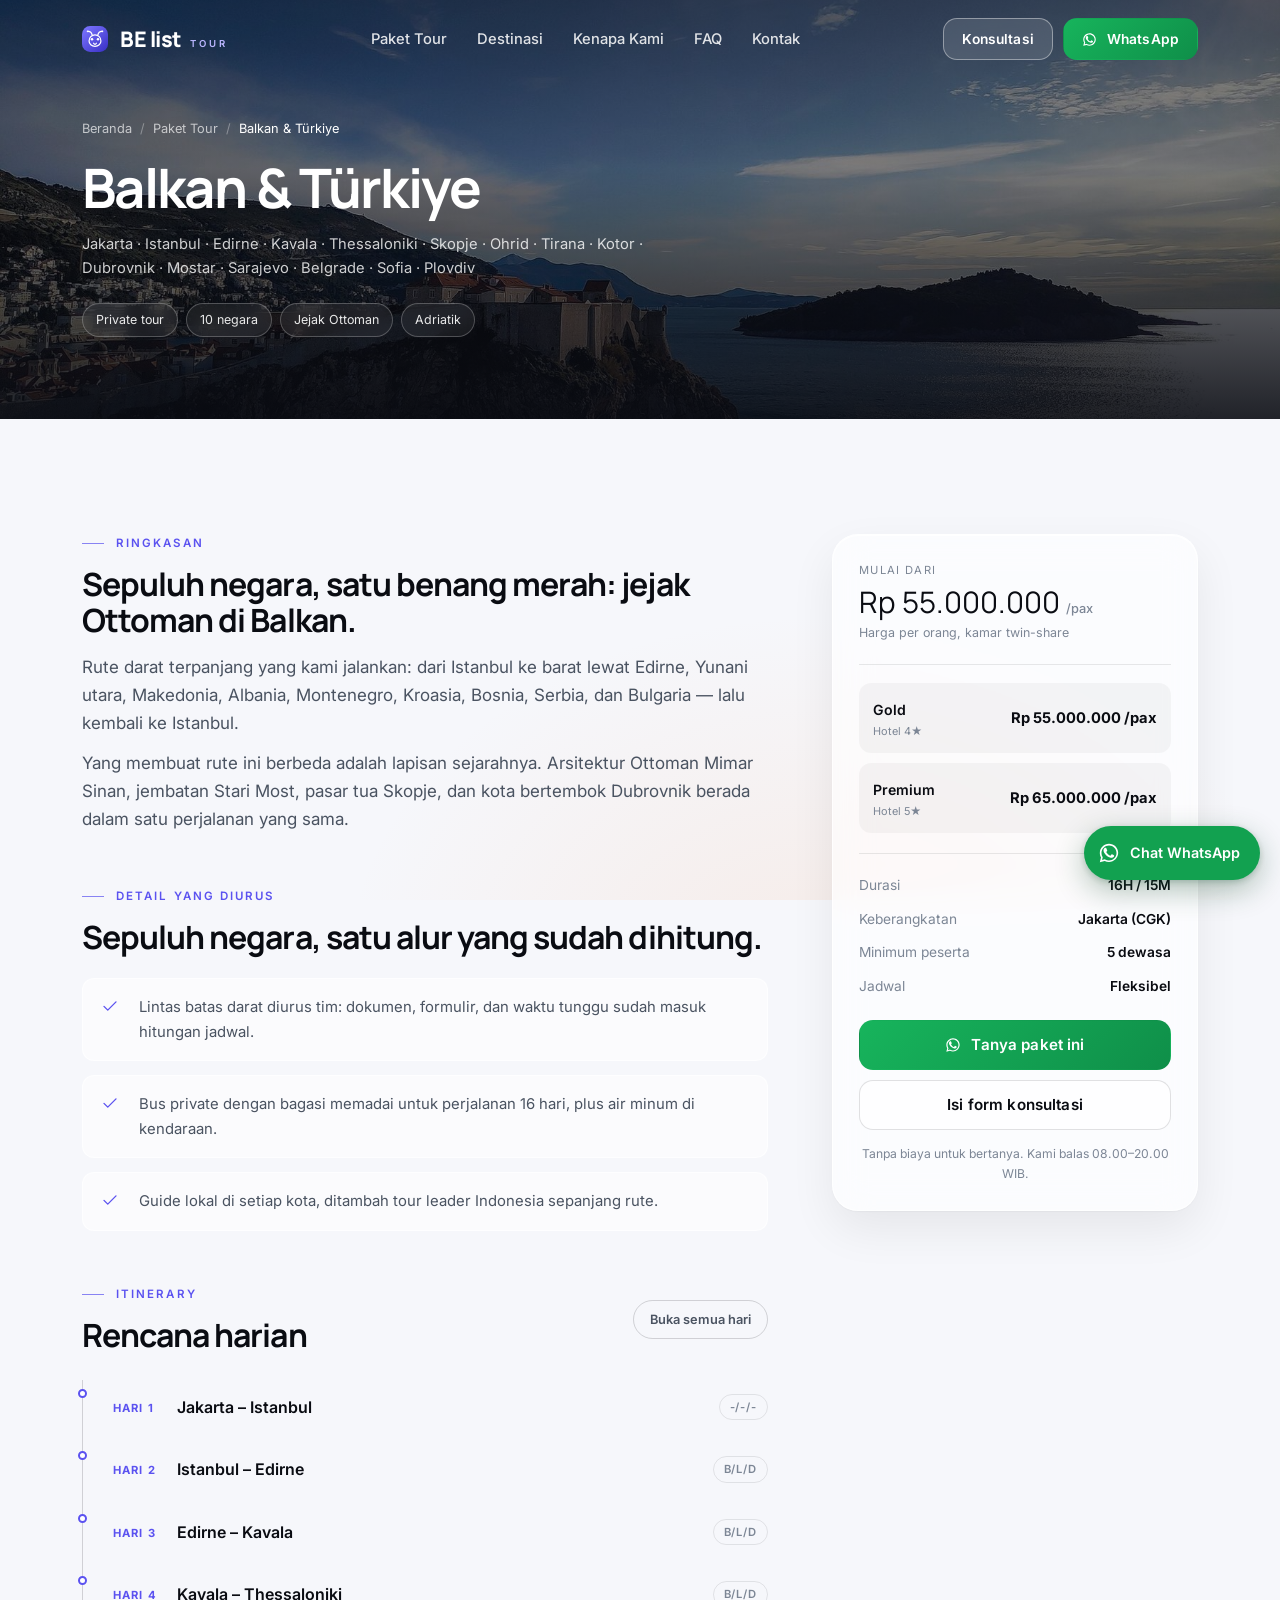
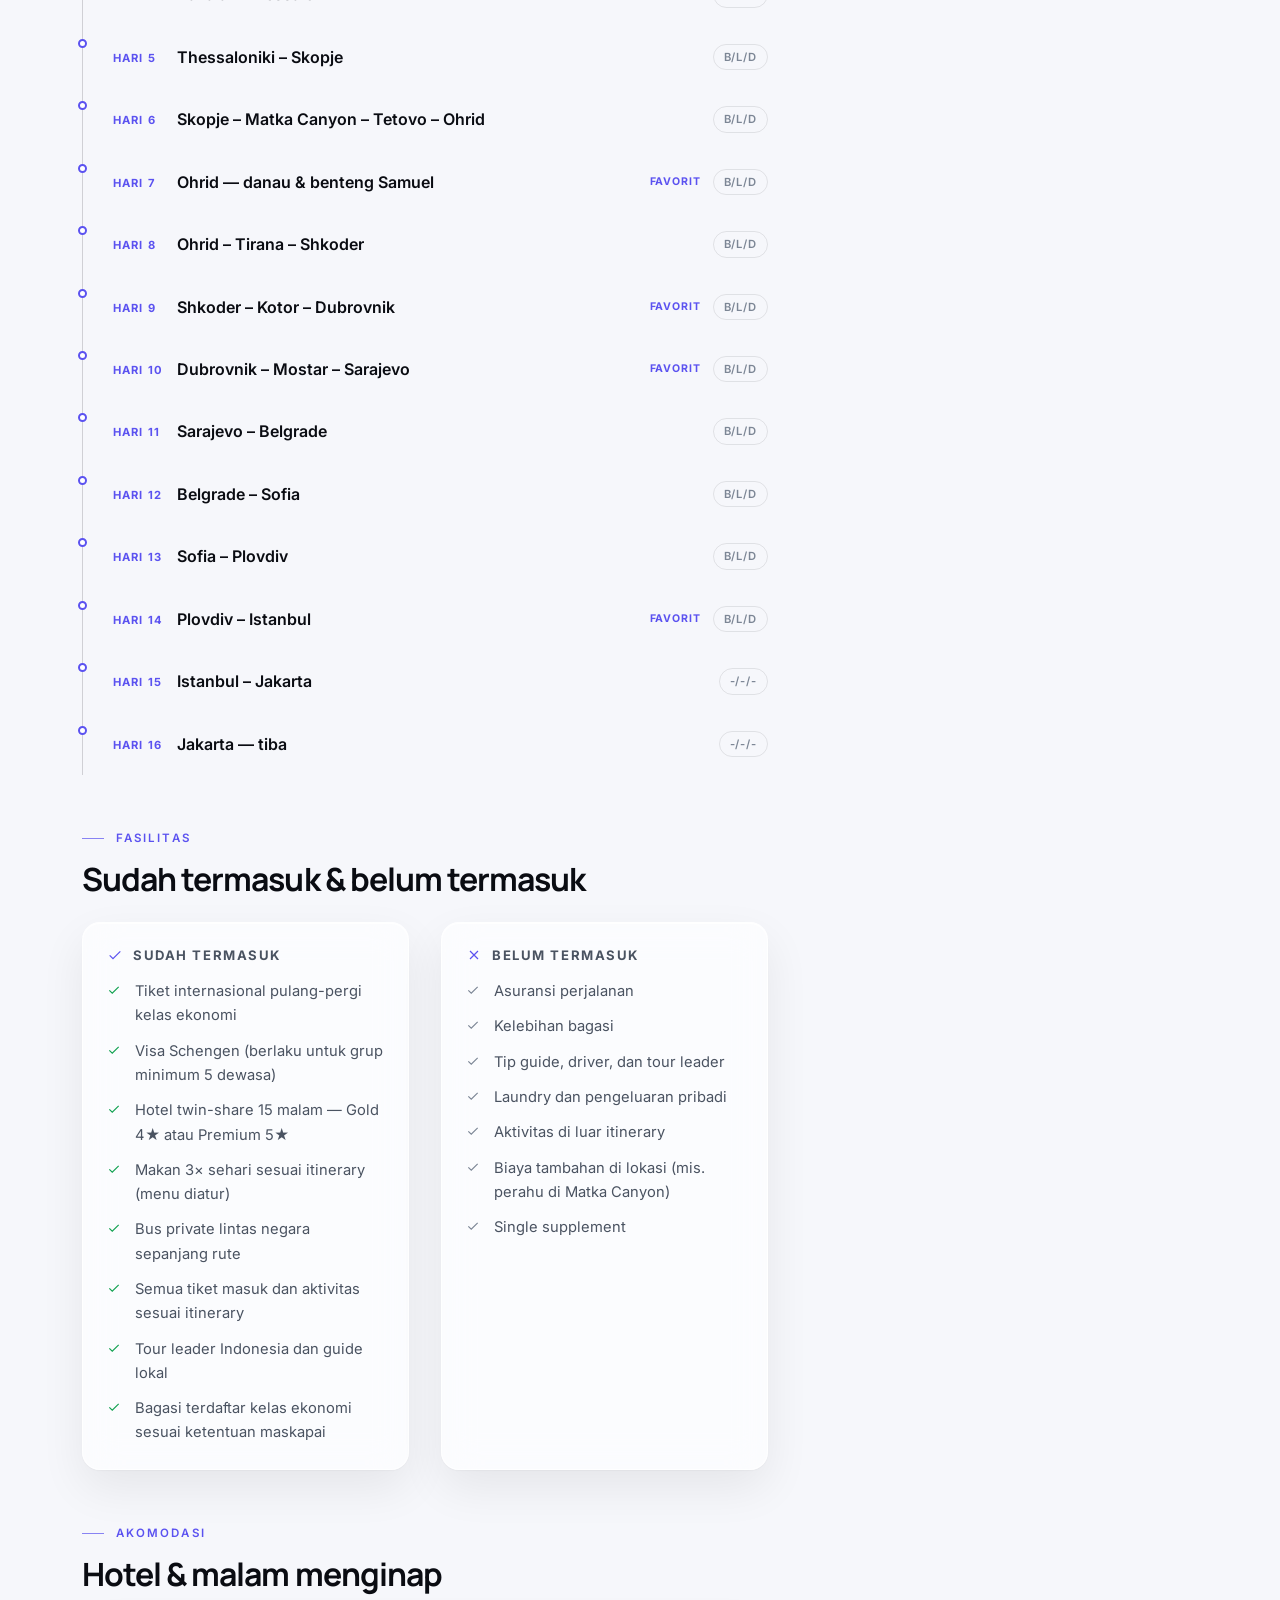
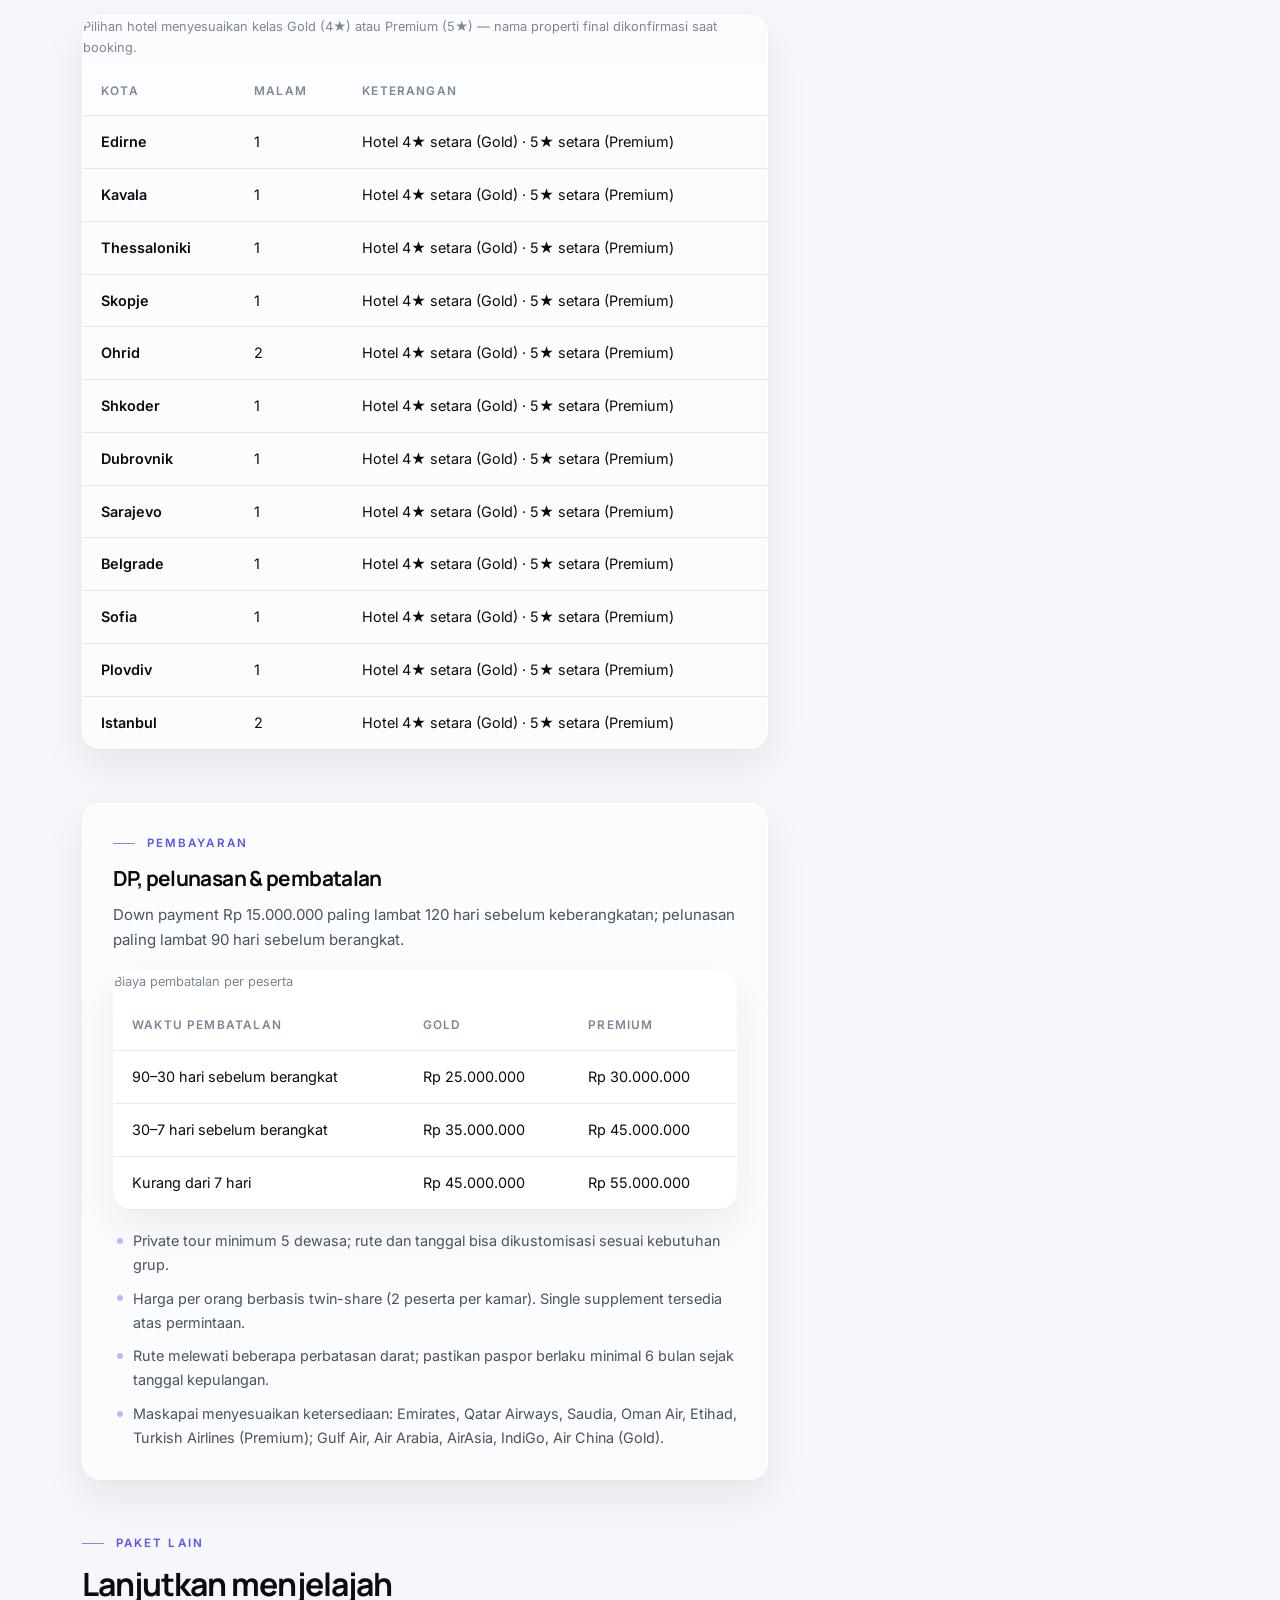
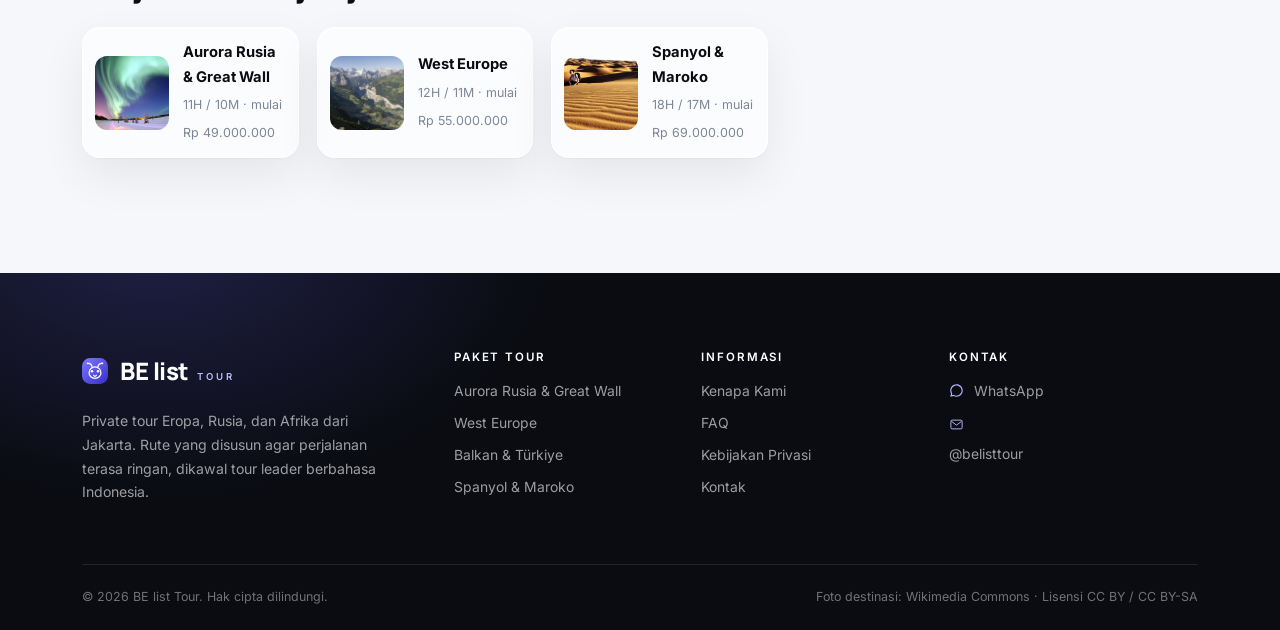
<file: paket/balkan-turki.html>
<!DOCTYPE html>
<html lang="id">
<head>
<meta charset="utf-8">
<meta name="viewport" content="width=device-width, initial-scale=1">
<title>Balkan & Türkiye 16 Hari — BE list Tour</title>
<meta name="description" content="Private tour 16 hari melintasi Balkan dan Türkiye: Dubrovnik, Mostar, Ohrid, Sofia, dan Istanbul. Warisan Ottoman, makan tiga kali sehari, tour leader Indonesia. Mulai Rp 55.000.000/pax.">
<meta name="theme-color" content="#0b0d13">
<link rel="icon" href="../favicon.svg" type="image/svg+xml">
<link rel="preconnect" href="https://fonts.googleapis.com">
<link rel="preconnect" href="https://fonts.gstatic.com" crossorigin>
<meta property="og:type" content="article">
<meta property="og:title" content="Balkan & Türkiye — 16H/15M">
<meta property="og:description" content="Private tour 16 hari melintasi Balkan dan Türkiye: Dubrovnik, Mostar, Ohrid, Sofia, dan Istanbul. Warisan Ottoman, makan tiga kali sehari, tour leader Indonesia. Mulai Rp 55.000.000/pax.">
<meta property="og:image" content="../assets/img/dubrovnik.jpg">
<link rel="stylesheet" href="../assets/css/style.css">
</head>
<body data-wa="6281234567890" data-email="halo@belisttour.com" data-ig="belisttour">
<a class="skip" href="#main">Lewati ke konten</a>

<header class="site-head">
  <div class="wrap head-in">
    <a class="brand" href="../index.html">BE list <span>TOUR</span></a>
    <nav class="nav" id="nav" aria-label="Navigasi utama">
      <a href="../index.html#paket">Paket Tour</a>
      <a href="../index.html#destinasi">Destinasi</a>
      <a href="../index.html#kenapa">Kenapa Kami</a>
      <a href="../faq.html">FAQ</a>
      <a href="../index.html#kontak">Kontak</a>
    </nav>
    <div class="head-cta">
      <a class="btn btn--ghost btn--sm" href="../index.html#kontak">Konsultasi</a>
      <a class="btn btn--wa btn--sm" data-wa-link data-wa-msg="Halo BE list Tour, saya mau tanya paket Balkan &amp; Türkiye.">
        <svg width="15" height="15" viewBox="0 0 24 24" fill="currentColor" aria-hidden="true"><path d="M17.5 14.4c-.3-.2-1.8-.9-2.1-1-.3-.1-.5-.2-.7.2-.2.3-.8 1-.9 1.2-.2.2-.3.2-.6.1-.3-.2-1.3-.5-2.4-1.5-.9-.8-1.5-1.8-1.7-2.1-.2-.3 0-.5.1-.6l.5-.6c.1-.2.2-.3.3-.5.1-.2 0-.4 0-.5 0-.2-.7-1.6-.9-2.2-.2-.5-.5-.5-.7-.5h-.6c-.2 0-.5.1-.8.4-.3.3-1 1-1 2.4s1 2.8 1.2 3c.1.2 2 3.1 4.9 4.3 2.4 1 2.9.8 3.4.7.5-.1 1.6-.7 1.9-1.3.2-.6.2-1.1.2-1.2-.1-.1-.3-.2-.6-.3z"/><path d="M12 2C6.5 2 2 6.5 2 12c0 1.8.5 3.5 1.3 4.9L2 22l5.3-1.3c1.4.7 3 1.1 4.7 1.1 5.5 0 10-4.5 10-10S17.5 2 12 2zm0 18.2c-1.5 0-3-.4-4.2-1.1l-.3-.2-3.1.8.8-3-.2-.3C4.2 15.2 3.8 13.6 3.8 12 3.8 7.5 7.5 3.8 12 3.8S20.2 7.5 20.2 12 16.5 20.2 12 20.2z"/></svg>
        <span>WhatsApp</span>
      </a>
      <button class="nav-toggle" aria-expanded="false" aria-controls="nav" aria-label="Buka menu"><span></span></button>
    </div>
  </div>
</header>

<main id="main">
  <section class="pkg-hero">
    <img src="../assets/img/dubrovnik.jpg" alt="Kota tua Dubrovnik di tepi Laut Adriatik">
    <div class="wrap">
      <nav class="crumbs" aria-label="Breadcrumb">
        <a href="../index.html">Beranda</a><span>/</span>
        <a href="../index.html#paket">Paket Tour</a><span>/</span>
        <span style="color:#fff;opacity:1">Balkan &amp; Türkiye</span>
      </nav>
      <h1>Balkan &amp; Türkiye</h1>
      <p class="pkg-cities">Jakarta · Istanbul · Edirne · Kavala · Thessaloniki · Skopje · Ohrid · Tirana · Kotor · Dubrovnik · Mostar · Sarajevo · Belgrade · Sofia · Plovdiv</p>
      <div class="pkg-tags"><span>Private tour</span><span>10 negara</span><span>Jejak Ottoman</span><span>Adriatik</span></div>
    </div>
  </section>

  <section class="section">
    <div class="wrap pkg-body">
      <aside class="aside-col">
        <div class="aside-card">
          <div class="aside-price">
            <span class="price-label">Mulai dari</span>
            <span class="big">Rp 55.000.000 <small>/pax</small></span>
            <span style="font-size:.78rem;color:var(--ink-3)">Harga per orang, kamar twin-share</span>
          </div>
          <div class="tier-list">
            <div class="tier"><div><b>Gold</b><span>Hotel 4★</span></div><em>Rp 55.000.000 /pax</em></div>
            <div class="tier"><div><b>Premium</b><span>Hotel 5★</span></div><em>Rp 65.000.000 /pax</em></div>
          </div>
          <div class="aside-meta">
            <div><span>Durasi</span><b>16H / 15M</b></div>
            <div><span>Keberangkatan</span><b>Jakarta (CGK)</b></div>
            <div><span>Minimum peserta</span><b>5 dewasa</b></div>
            <div><span>Jadwal</span><b>Fleksibel</b></div>
          </div>
          <div class="btn-row" style="display:grid;gap:10px">
            <a class="btn btn--wa btn--block" data-wa-link data-wa-msg="Halo BE list Tour, saya tertarik paket Balkan & Türkiye (16H/15M). Boleh info jadwal dan rincian harganya?">
              <svg width="16" height="16" viewBox="0 0 24 24" fill="currentColor" aria-hidden="true"><path d="M12 2C6.5 2 2 6.5 2 12c0 1.8.5 3.5 1.3 4.9L2 22l5.3-1.3c1.4.7 3 1.1 4.7 1.1 5.5 0 10-4.5 10-10S17.5 2 12 2zm0 18.2c-1.5 0-3-.4-4.2-1.1l-.3-.2-3.1.8.8-3-.2-.3C4.2 15.2 3.8 13.6 3.8 12 3.8 7.5 7.5 3.8 12 3.8S20.2 7.5 20.2 12 16.5 20.2 12 20.2z"/><path d="M17.5 14.4c-.3-.2-1.8-.9-2.1-1-.3-.1-.5-.2-.7.2-.2.3-.8 1-.9 1.2-.2.2-.3.2-.6.1-.3-.2-1.3-.5-2.4-1.5-.9-.8-1.5-1.8-1.7-2.1-.2-.3 0-.5.1-.6l.5-.6c.1-.2.2-.3.3-.5.1-.2 0-.4 0-.5 0-.2-.7-1.6-.9-2.2-.2-.5-.5-.5-.7-.5h-.6c-.2 0-.5.1-.8.4-.3.3-1 1-1 2.4s1 2.8 1.2 3c.1.2 2 3.1 4.9 4.3 2.4 1 2.9.8 3.4.7.5-.1 1.6-.7 1.9-1.3.2-.6.2-1.1.2-1.2-.1-.1-.3-.2-.6-.3z"/></svg>
              Tanya paket ini
            </a>
            <a class="btn btn--ghost btn--block" href="../index.html#kontak">Isi form konsultasi</a>
          </div>
          <p class="aside-foot">Tanpa biaya untuk bertanya. Kami balas 08.00–20.00 WIB.</p>
        </div>
      </aside>

      <article class="pkg-main">
        <section class="pkg-block">
          <p class="eyebrow">Ringkasan</p>
          <h2 style="margin-top:14px">Sepuluh negara, satu benang merah: jejak Ottoman di Balkan.</h2>
          
    <p class="lede" style="margin-top:14px">Rute darat terpanjang yang kami jalankan: dari Istanbul
      ke barat lewat Edirne, Yunani utara, Makedonia, Albania, Montenegro, Kroasia, Bosnia,
      Serbia, dan Bulgaria — lalu kembali ke Istanbul.</p>
    <p style="margin-top:12px;color:var(--ink-2)">Yang membuat rute ini berbeda adalah lapisan
      sejarahnya. Arsitektur Ottoman Mimar Sinan, jembatan Stari Most, pasar tua Skopje,
      dan kota bertembok Dubrovnik berada dalam satu perjalanan yang sama.</p>
        </section>

        <section class="pkg-block">
          <p class="eyebrow">Detail yang Diurus</p>
          <h2 style="margin-top:14px">Sepuluh negara, satu alur yang sudah dihitung.</h2>
          <ul class="halal-list"><li><svg width="18" height="18" viewBox="0 0 24 24" fill="none" aria-hidden="true"><path d="M4 12.5l5 5L20 6.5" stroke="currentColor" stroke-width="1.8" stroke-linecap="round" stroke-linejoin="round"/></svg><span>Lintas batas darat diurus tim: dokumen, formulir, dan waktu tunggu sudah masuk hitungan jadwal.</span></li>
<li><svg width="18" height="18" viewBox="0 0 24 24" fill="none" aria-hidden="true"><path d="M4 12.5l5 5L20 6.5" stroke="currentColor" stroke-width="1.8" stroke-linecap="round" stroke-linejoin="round"/></svg><span>Bus private dengan bagasi memadai untuk perjalanan 16 hari, plus air minum di kendaraan.</span></li>
<li><svg width="18" height="18" viewBox="0 0 24 24" fill="none" aria-hidden="true"><path d="M4 12.5l5 5L20 6.5" stroke="currentColor" stroke-width="1.8" stroke-linecap="round" stroke-linejoin="round"/></svg><span>Guide lokal di setiap kota, ditambah tour leader Indonesia sepanjang rute.</span></li></ul>
        </section>

        <section class="pkg-block" data-itin>
          <div class="itin-head">
            <div>
              <p class="eyebrow">Itinerary</p>
              <h2 style="margin-top:14px">Rencana harian</h2>
            </div>
            <button class="expand-all" type="button" data-expand-all>Buka semua hari</button>
          </div>
          <div class="itin"><details class="day">
  <summary>
    <span class="day-k">Hari 1</span>
    <span class="day-t">Jakarta – Istanbul</span>
    
    <span class="day-meals">-/-/-</span>
  </summary>
  <div class="day-body"><p>Kumpul di Soekarno-Hatta dan terbang ke Istanbul via hub maskapai. Bermalam di pesawat.</p></div>
</details>
<details class="day">
  <summary>
    <span class="day-k">Hari 2</span>
    <span class="day-t">Istanbul – Edirne</span>
    
    <span class="day-meals">B/L/D</span>
  </summary>
  <div class="day-body"><p>Tiba di Istanbul, lanjut darat ke Edirne — bekas ibu kota Ottoman. Half-day di kawasan bersejarah peninggalan kesultanan, termasuk Selimiye karya Mimar Sinan.</p></div>
</details>
<details class="day">
  <summary>
    <span class="day-k">Hari 3</span>
    <span class="day-t">Edirne – Kavala</span>
    
    <span class="day-meals">B/L/D</span>
  </summary>
  <div class="day-body"><p>Menyeberang ke Yunani utara. Kota pesisir Kavala dengan Old Town berbatu dan benteng Bizantium yang menghadap pelabuhan.</p></div>
</details>
<details class="day">
  <summary>
    <span class="day-k">Hari 4</span>
    <span class="day-t">Kavala – Thessaloniki</span>
    
    <span class="day-meals">B/L/D</span>
  </summary>
  <div class="day-body"><p>Thessaloniki: White Tower di tepi laut, lalu rumah kelahiran Ataturk yang kini menjadi museum. Malam di kota terbesar kedua Yunani ini.</p></div>
</details>
<details class="day">
  <summary>
    <span class="day-k">Hari 5</span>
    <span class="day-t">Thessaloniki – Skopje</span>
    
    <span class="day-meals">B/L/D</span>
  </summary>
  <div class="day-body"><p>Masuk ke Makedonia Utara. Mustafa Pasha Mosque di atas bukit, Old Bazaar yang ramai, dan Millennium Cross di Vodno bila cuaca mengizinkan.</p></div>
</details>
<details class="day">
  <summary>
    <span class="day-k">Hari 6</span>
    <span class="day-t">Skopje – Matka Canyon – Tetovo – Ohrid</span>
    
    <span class="day-meals">B/L/D</span>
  </summary>
  <div class="day-body"><p>Ngarai Matka dengan danau hijau di antara tebing, lalu pasar tua Tetovo dan arsitektur Ottomannya. Malam di Ohrid.</p></div>
</details>
<details class="day">
  <summary>
    <span class="day-k">Hari 7</span>
    <span class="day-t">Ohrid — danau & benteng Samuel</span>
    <span class="day-note">Favorit</span>
    <span class="day-meals">B/L/D</span>
  </summary>
  <div class="day-body"><p>Sehari di kota tepi Danau Ohrid yang berstatus UNESCO: Samuel's Fortress, old town dengan gereja Bizantium, dan Biara Sveti Naum di ujung selatan danau.</p></div>
</details>
<details class="day">
  <summary>
    <span class="day-k">Hari 8</span>
    <span class="day-t">Ohrid – Tirana – Shkoder</span>
    
    <span class="day-meals">B/L/D</span>
  </summary>
  <div class="day-body"><p>Masuk Albania. Tirana Castle dan Pyramid, lalu ke Shkoder di tepi danau perbatasan — salah satu kota tertua di negara itu.</p></div>
</details>
<details class="day">
  <summary>
    <span class="day-k">Hari 9</span>
    <span class="day-t">Shkoder – Kotor – Dubrovnik</span>
    <span class="day-note">Favorit</span>
    <span class="day-meals">B/L/D</span>
  </summary>
  <div class="day-body"><p>Menyeberangi Teluk Kotor ke kota abad pertengahan yang dikelilingi tembok, lanjut ke Dubrovnik untuk walking tour di atas tembok kota, Bell Tower, dan Sponza Palace.</p></div>
</details>
<details class="day">
  <summary>
    <span class="day-k">Hari 10</span>
    <span class="day-t">Dubrovnik – Mostar – Sarajevo</span>
    <span class="day-note">Favorit</span>
    <span class="day-meals">B/L/D</span>
  </summary>
  <div class="day-body"><p>Singgah di Medjugorje, lalu Mostar: Stari Most, jembatan Ottoman abad ke-16 yang menjadi simbol rekonsiliasi. Sore di Sarajevo — Sebilj, City Hall, dan Gazi Husrev Beg Mosque.</p></div>
</details>
<details class="day">
  <summary>
    <span class="day-k">Hari 11</span>
    <span class="day-t">Sarajevo – Belgrade</span>
    
    <span class="day-meals">B/L/D</span>
  </summary>
  <div class="day-body"><p>Belgrade Fortress di pertemuan Danube dan Sava, lalu Knez Mihailova Street yang jadi pusat kehidupan kota.</p></div>
</details>
<details class="day">
  <summary>
    <span class="day-k">Hari 12</span>
    <span class="day-t">Belgrade – Sofia</span>
    
    <span class="day-meals">B/L/D</span>
  </summary>
  <div class="day-body"><p>Masuk Bulgaria. Katedral Alexander Nevsky dengan kubah emasnya, dilanjutkan Vitosha Boulevard di kaki Gunung Vitosha.</p></div>
</details>
<details class="day">
  <summary>
    <span class="day-k">Hari 13</span>
    <span class="day-t">Sofia – Plovdiv</span>
    
    <span class="day-meals">B/L/D</span>
  </summary>
  <div class="day-body"><p>Plovdiv, salah satu kota tertua di Eropa: Old Town dengan rumah Revival berwarna, dan Ancient Theatre of Philippopolis dari abad ke-2.</p></div>
</details>
<details class="day">
  <summary>
    <span class="day-k">Hari 14</span>
    <span class="day-t">Plovdiv – Istanbul</span>
    <span class="day-note">Favorit</span>
    <span class="day-meals">B/L/D</span>
  </summary>
  <div class="day-body"><p>Kembali ke Türkiye. Galata Tower untuk panorama kota, Taksim Square, lalu kawasan Sultanahmet untuk melihat Blue Mosque dan Hagia Sophia dari luar.</p></div>
</details>
<details class="day">
  <summary>
    <span class="day-k">Hari 15</span>
    <span class="day-t">Istanbul – Jakarta</span>
    
    <span class="day-meals">-/-/-</span>
  </summary>
  <div class="day-body"><p>Check-out dan penerbangan pulang via hub maskapai. Bermalam di pesawat.</p></div>
</details>
<details class="day">
  <summary>
    <span class="day-k">Hari 16</span>
    <span class="day-t">Jakarta — tiba</span>
    
    <span class="day-meals">-/-/-</span>
  </summary>
  <div class="day-body"><p>Mendarat di Soekarno-Hatta dengan cerita dari sepuluh negara Balkan dan Türkiye.</p></div>
</details></div>
        </section>

        <section class="pkg-block">
          <p class="eyebrow">Fasilitas</p>
          <h2 style="margin-top:14px">Sudah termasuk &amp; belum termasuk</h2>
          <div class="two-col">
            <div class="list-card">
              <h3><svg width="16" height="16" viewBox="0 0 24 24" fill="none" aria-hidden="true"><path d="M4 12.5l5 5L20 6.5" stroke="currentColor" stroke-width="1.8"/></svg>Sudah termasuk</h3>
              <ul><li><svg width="14" height="14" viewBox="0 0 24 24" fill="none" aria-hidden="true"><path d="M4 12.5l5 5L20 6.5" stroke="currentColor" stroke-width="2"/></svg><span>Tiket internasional pulang-pergi kelas ekonomi</span></li>
<li><svg width="14" height="14" viewBox="0 0 24 24" fill="none" aria-hidden="true"><path d="M4 12.5l5 5L20 6.5" stroke="currentColor" stroke-width="2"/></svg><span>Visa Schengen (berlaku untuk grup minimum 5 dewasa)</span></li>
<li><svg width="14" height="14" viewBox="0 0 24 24" fill="none" aria-hidden="true"><path d="M4 12.5l5 5L20 6.5" stroke="currentColor" stroke-width="2"/></svg><span>Hotel twin-share 15 malam — Gold 4★ atau Premium 5★</span></li>
<li><svg width="14" height="14" viewBox="0 0 24 24" fill="none" aria-hidden="true"><path d="M4 12.5l5 5L20 6.5" stroke="currentColor" stroke-width="2"/></svg><span>Makan 3× sehari sesuai itinerary (menu diatur)</span></li>
<li><svg width="14" height="14" viewBox="0 0 24 24" fill="none" aria-hidden="true"><path d="M4 12.5l5 5L20 6.5" stroke="currentColor" stroke-width="2"/></svg><span>Bus private lintas negara sepanjang rute</span></li>
<li><svg width="14" height="14" viewBox="0 0 24 24" fill="none" aria-hidden="true"><path d="M4 12.5l5 5L20 6.5" stroke="currentColor" stroke-width="2"/></svg><span>Semua tiket masuk dan aktivitas sesuai itinerary</span></li>
<li><svg width="14" height="14" viewBox="0 0 24 24" fill="none" aria-hidden="true"><path d="M4 12.5l5 5L20 6.5" stroke="currentColor" stroke-width="2"/></svg><span>Tour leader Indonesia dan guide lokal</span></li>
<li><svg width="14" height="14" viewBox="0 0 24 24" fill="none" aria-hidden="true"><path d="M4 12.5l5 5L20 6.5" stroke="currentColor" stroke-width="2"/></svg><span>Bagasi terdaftar kelas ekonomi sesuai ketentuan maskapai</span></li></ul>
            </div>
            <div class="list-card list-card--muted">
              <h3><svg width="16" height="16" viewBox="0 0 24 24" fill="none" aria-hidden="true"><path d="M6 6l12 12M18 6L6 18" stroke="currentColor" stroke-width="1.8"/></svg>Belum termasuk</h3>
              <ul><li><svg width="14" height="14" viewBox="0 0 24 24" fill="none" aria-hidden="true"><path d="M4 12.5l5 5L20 6.5" stroke="currentColor" stroke-width="2"/></svg><span>Asuransi perjalanan</span></li>
<li><svg width="14" height="14" viewBox="0 0 24 24" fill="none" aria-hidden="true"><path d="M4 12.5l5 5L20 6.5" stroke="currentColor" stroke-width="2"/></svg><span>Kelebihan bagasi</span></li>
<li><svg width="14" height="14" viewBox="0 0 24 24" fill="none" aria-hidden="true"><path d="M4 12.5l5 5L20 6.5" stroke="currentColor" stroke-width="2"/></svg><span>Tip guide, driver, dan tour leader</span></li>
<li><svg width="14" height="14" viewBox="0 0 24 24" fill="none" aria-hidden="true"><path d="M4 12.5l5 5L20 6.5" stroke="currentColor" stroke-width="2"/></svg><span>Laundry dan pengeluaran pribadi</span></li>
<li><svg width="14" height="14" viewBox="0 0 24 24" fill="none" aria-hidden="true"><path d="M4 12.5l5 5L20 6.5" stroke="currentColor" stroke-width="2"/></svg><span>Aktivitas di luar itinerary</span></li>
<li><svg width="14" height="14" viewBox="0 0 24 24" fill="none" aria-hidden="true"><path d="M4 12.5l5 5L20 6.5" stroke="currentColor" stroke-width="2"/></svg><span>Biaya tambahan di lokasi (mis. perahu di Matka Canyon)</span></li>
<li><svg width="14" height="14" viewBox="0 0 24 24" fill="none" aria-hidden="true"><path d="M4 12.5l5 5L20 6.5" stroke="currentColor" stroke-width="2"/></svg><span>Single supplement</span></li></ul>
            </div>
          </div>
        </section>

        <section class="pkg-block">
          <p class="eyebrow">Akomodasi</p>
          <h2 style="margin-top:14px">Hotel &amp; malam menginap</h2>
          <div class="tablewrap">
            <table>
              <caption>Pilihan hotel menyesuaikan kelas Gold (4★) atau Premium (5★) — nama properti final dikonfirmasi saat booking.</caption>
              <thead><tr><th>Kota</th><th>Malam</th><th>Keterangan</th></tr></thead>
              <tbody><tr><td><b>Edirne</b></td><td>1</td><td>Hotel 4★ setara (Gold) · 5★ setara (Premium)</td></tr>
<tr><td><b>Kavala</b></td><td>1</td><td>Hotel 4★ setara (Gold) · 5★ setara (Premium)</td></tr>
<tr><td><b>Thessaloniki</b></td><td>1</td><td>Hotel 4★ setara (Gold) · 5★ setara (Premium)</td></tr>
<tr><td><b>Skopje</b></td><td>1</td><td>Hotel 4★ setara (Gold) · 5★ setara (Premium)</td></tr>
<tr><td><b>Ohrid</b></td><td>2</td><td>Hotel 4★ setara (Gold) · 5★ setara (Premium)</td></tr>
<tr><td><b>Shkoder</b></td><td>1</td><td>Hotel 4★ setara (Gold) · 5★ setara (Premium)</td></tr>
<tr><td><b>Dubrovnik</b></td><td>1</td><td>Hotel 4★ setara (Gold) · 5★ setara (Premium)</td></tr>
<tr><td><b>Sarajevo</b></td><td>1</td><td>Hotel 4★ setara (Gold) · 5★ setara (Premium)</td></tr>
<tr><td><b>Belgrade</b></td><td>1</td><td>Hotel 4★ setara (Gold) · 5★ setara (Premium)</td></tr>
<tr><td><b>Sofia</b></td><td>1</td><td>Hotel 4★ setara (Gold) · 5★ setara (Premium)</td></tr>
<tr><td><b>Plovdiv</b></td><td>1</td><td>Hotel 4★ setara (Gold) · 5★ setara (Premium)</td></tr>
<tr><td><b>Istanbul</b></td><td>2</td><td>Hotel 4★ setara (Gold) · 5★ setara (Premium)</td></tr></tbody>
            </table>
          </div>
        </section>

        <section class="pkg-block">
          <div class="notes">
            <p class="eyebrow">Pembayaran</p>
            <h2 style="margin-top:14px">DP, pelunasan &amp; pembatalan</h2>
            <p style="margin-top:12px;color:var(--ink-2);font-size:.94rem">Down payment Rp 15.000.000 paling lambat 120 hari sebelum keberangkatan; pelunasan paling lambat 90 hari sebelum berangkat.</p>
            <div class="tablewrap" style="margin-top:18px">
              <table>
                <caption>Biaya pembatalan per peserta</caption>
                <thead><tr><th>Waktu pembatalan</th><th>Gold</th><th>Premium</th></tr></thead>
                <tbody><tr><td>90–30 hari sebelum berangkat</td><td>Rp 25.000.000</td><td>Rp 30.000.000</td></tr>
<tr><td>30–7 hari sebelum berangkat</td><td>Rp 35.000.000</td><td>Rp 45.000.000</td></tr>
<tr><td>Kurang dari 7 hari</td><td>Rp 45.000.000</td><td>Rp 55.000.000</td></tr></tbody>
              </table>
            </div>
            <ul style="margin-top:20px"><li>Private tour minimum 5 dewasa; rute dan tanggal bisa dikustomisasi sesuai kebutuhan grup.</li>
<li>Harga per orang berbasis twin-share (2 peserta per kamar). Single supplement tersedia atas permintaan.</li>
<li>Rute melewati beberapa perbatasan darat; pastikan paspor berlaku minimal 6 bulan sejak tanggal kepulangan.</li>
<li>Maskapai menyesuaikan ketersediaan: Emirates, Qatar Airways, Saudia, Oman Air, Etihad, Turkish Airlines (Premium); Gulf Air, Air Arabia, AirAsia, IndiGo, Air China (Gold).</li></ul>
          </div>
        </section>

        <section class="pkg-block">
          <p class="eyebrow">Paket lain</p>
          <h2 style="margin-top:14px">Lanjutkan menjelajah</h2>
          <div class="related"><a class="rel" href="aurora-rusia.html">
  <img src="../assets/img/aurora.jpg" alt="" loading="lazy">
  <div><b>Aurora Rusia &amp; Great Wall</b><span>11H / 10M · mulai Rp 49.000.000</span></div>
</a><a class="rel" href="west-europe.html">
  <img src="../assets/img/swiss.jpg" alt="" loading="lazy">
  <div><b>West Europe</b><span>12H / 11M · mulai Rp 55.000.000</span></div>
</a><a class="rel" href="spanyol-maroko.html">
  <img src="../assets/img/sahara.jpg" alt="" loading="lazy">
  <div><b>Spanyol &amp; Maroko</b><span>18H / 17M · mulai Rp 69.000.000</span></div>
</a></div>
        </section>
      </article>
    </div>
  </section>
</main>

<footer class="site-foot">
  <div class="wrap">
    <div class="foot-grid">
      <div>
        <a class="brand" href="../index.html">BE list <span>TOUR</span></a>
        <p class="foot-about">Private tour Eropa, Rusia, dan Afrika dari Jakarta. Rute yang
          disusun agar perjalanan terasa ringan, dikawal tour leader berbahasa Indonesia.</p>
      </div>
      <div>
        <h4 class="foot-title">Paket Tour</h4>
        <ul class="foot-list">
          <li><a href="../paket/aurora-rusia.html">Aurora Rusia &amp; Great Wall</a></li>
          <li><a href="../paket/west-europe.html">West Europe</a></li>
          <li><a href="../paket/balkan-turki.html">Balkan &amp; Türkiye</a></li>
          <li><a href="../paket/spanyol-maroko.html">Spanyol &amp; Maroko</a></li>
        </ul>
      </div>
      <div>
        <h4 class="foot-title">Informasi</h4>
        <ul class="foot-list">
          <li><a href="../index.html#kenapa">Kenapa Kami</a></li>
          <li><a href="../faq.html">FAQ</a></li>
          <li><a href="../kebijakan-privasi.html">Kebijakan Privasi</a></li>
          <li><a href="../index.html#kontak">Kontak</a></li>
        </ul>
      </div>
      <div>
        <h4 class="foot-title">Kontak</h4>
        <div class="foot-contact">
          <a data-wa-link data-wa-msg="Halo BE list Tour, saya mau tanya paket Balkan &amp; Türkiye.">
            <svg width="15" height="15" viewBox="0 0 24 24" fill="currentColor" aria-hidden="true"><path d="M12 2C6.5 2 2 6.5 2 12c0 1.8.5 3.5 1.3 4.9L2 22l5.3-1.3c1.4.7 3 1.1 4.7 1.1 5.5 0 10-4.5 10-10S17.5 2 12 2zm0 18.2c-1.5 0-3-.4-4.2-1.1l-.3-.2-3.1.8.8-3-.2-.3C4.2 15.2 3.8 13.6 3.8 12 3.8 7.5 7.5 3.8 12 3.8S20.2 7.5 20.2 12 16.5 20.2 12 20.2z"/></svg>
            <span>WhatsApp</span>
          </a>
          <a data-email-link><svg width="15" height="15" viewBox="0 0 24 24" fill="none" aria-hidden="true"><rect x="3" y="5" width="18" height="14" rx="2" stroke="currentColor" stroke-width="1.5"/><path d="M4 7l8 6 8-6" stroke="currentColor" stroke-width="1.5"/></svg><span></span></a>
          <a data-ig-link data-ig-text="show"><svg width="15" height="15" viewBox="0 0 24 24" fill="none" aria-hidden="true"><rect x="3" y="3" width="18" height="18" rx="5" stroke="currentColor" stroke-width="1.5"/><circle cx="12" cy="12" r="4" stroke="currentColor" stroke-width="1.5"/><circle cx="17.2" cy="6.8" r="1.1" fill="currentColor"/></svg><span></span></a>
        </div>
      </div>
    </div>
    <div class="foot-bottom">
      <p>&copy; <span data-year>2026</span> BE list Tour. Hak cipta dilindungi.</p>
      <p>Foto destinasi: <a href="https://commons.wikimedia.org" target="_blank" rel="noopener">Wikimedia Commons</a> · Lisensi CC BY / CC BY-SA</p>
    </div>
  </div>
</footer>

<a class="wa-float" data-wa-link data-wa-msg="Halo BE list Tour, saya tertarik paket Balkan & Türkiye (16H/15M). Boleh info jadwal dan rincian harganya?" aria-label="Chat WhatsApp">
  <svg width="22" height="22" viewBox="0 0 24 24" fill="currentColor" aria-hidden="true"><path d="M12 2C6.5 2 2 6.5 2 12c0 1.8.5 3.5 1.3 4.9L2 22l5.3-1.3c1.4.7 3 1.1 4.7 1.1 5.5 0 10-4.5 10-10S17.5 2 12 2zm0 18.2c-1.5 0-3-.4-4.2-1.1l-.3-.2-3.1.8.8-3-.2-.3C4.2 15.2 3.8 13.6 3.8 12 3.8 7.5 7.5 3.8 12 3.8S20.2 7.5 20.2 12 16.5 20.2 12 20.2z"/><path d="M17.5 14.4c-.3-.2-1.8-.9-2.1-1-.3-.1-.5-.2-.7.2-.2.3-.8 1-.9 1.2-.2.2-.3.2-.6.1-.3-.2-1.3-.5-2.4-1.5-.9-.8-1.5-1.8-1.7-2.1-.2-.3 0-.5.1-.6l.5-.6c.1-.2.2-.3.3-.5.1-.2 0-.4 0-.5 0-.2-.7-1.6-.9-2.2-.2-.5-.5-.5-.7-.5h-.6c-.2 0-.5.1-.8.4-.3.3-1 1-1 2.4s1 2.8 1.2 3c.1.2 2 3.1 4.9 4.3 2.4 1 2.9.8 3.4.7.5-.1 1.6-.7 1.9-1.3.2-.6.2-1.1.2-1.2-.1-.1-.3-.2-.6-.3z"/></svg>
  <span>Chat WhatsApp</span>
</a>

<script src="../assets/js/main.js" defer></script>
</body>
</html>
</file>
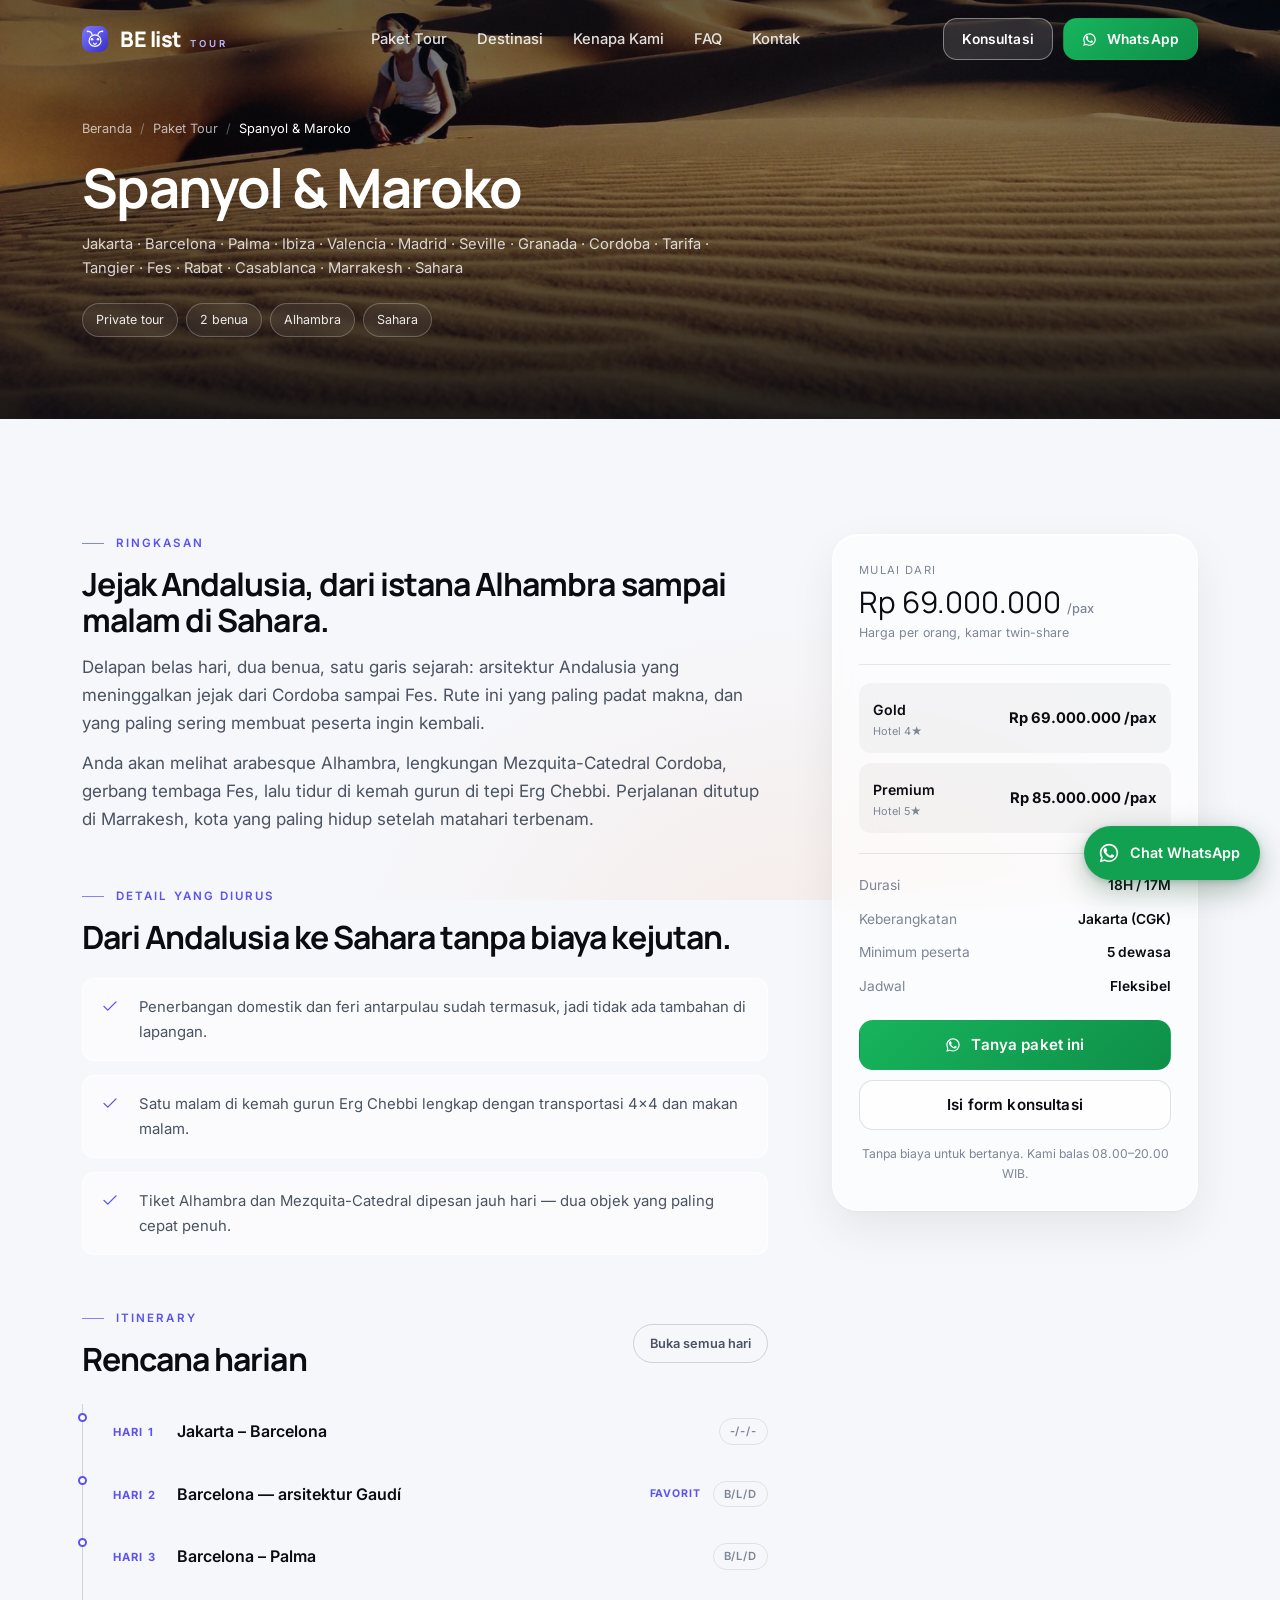
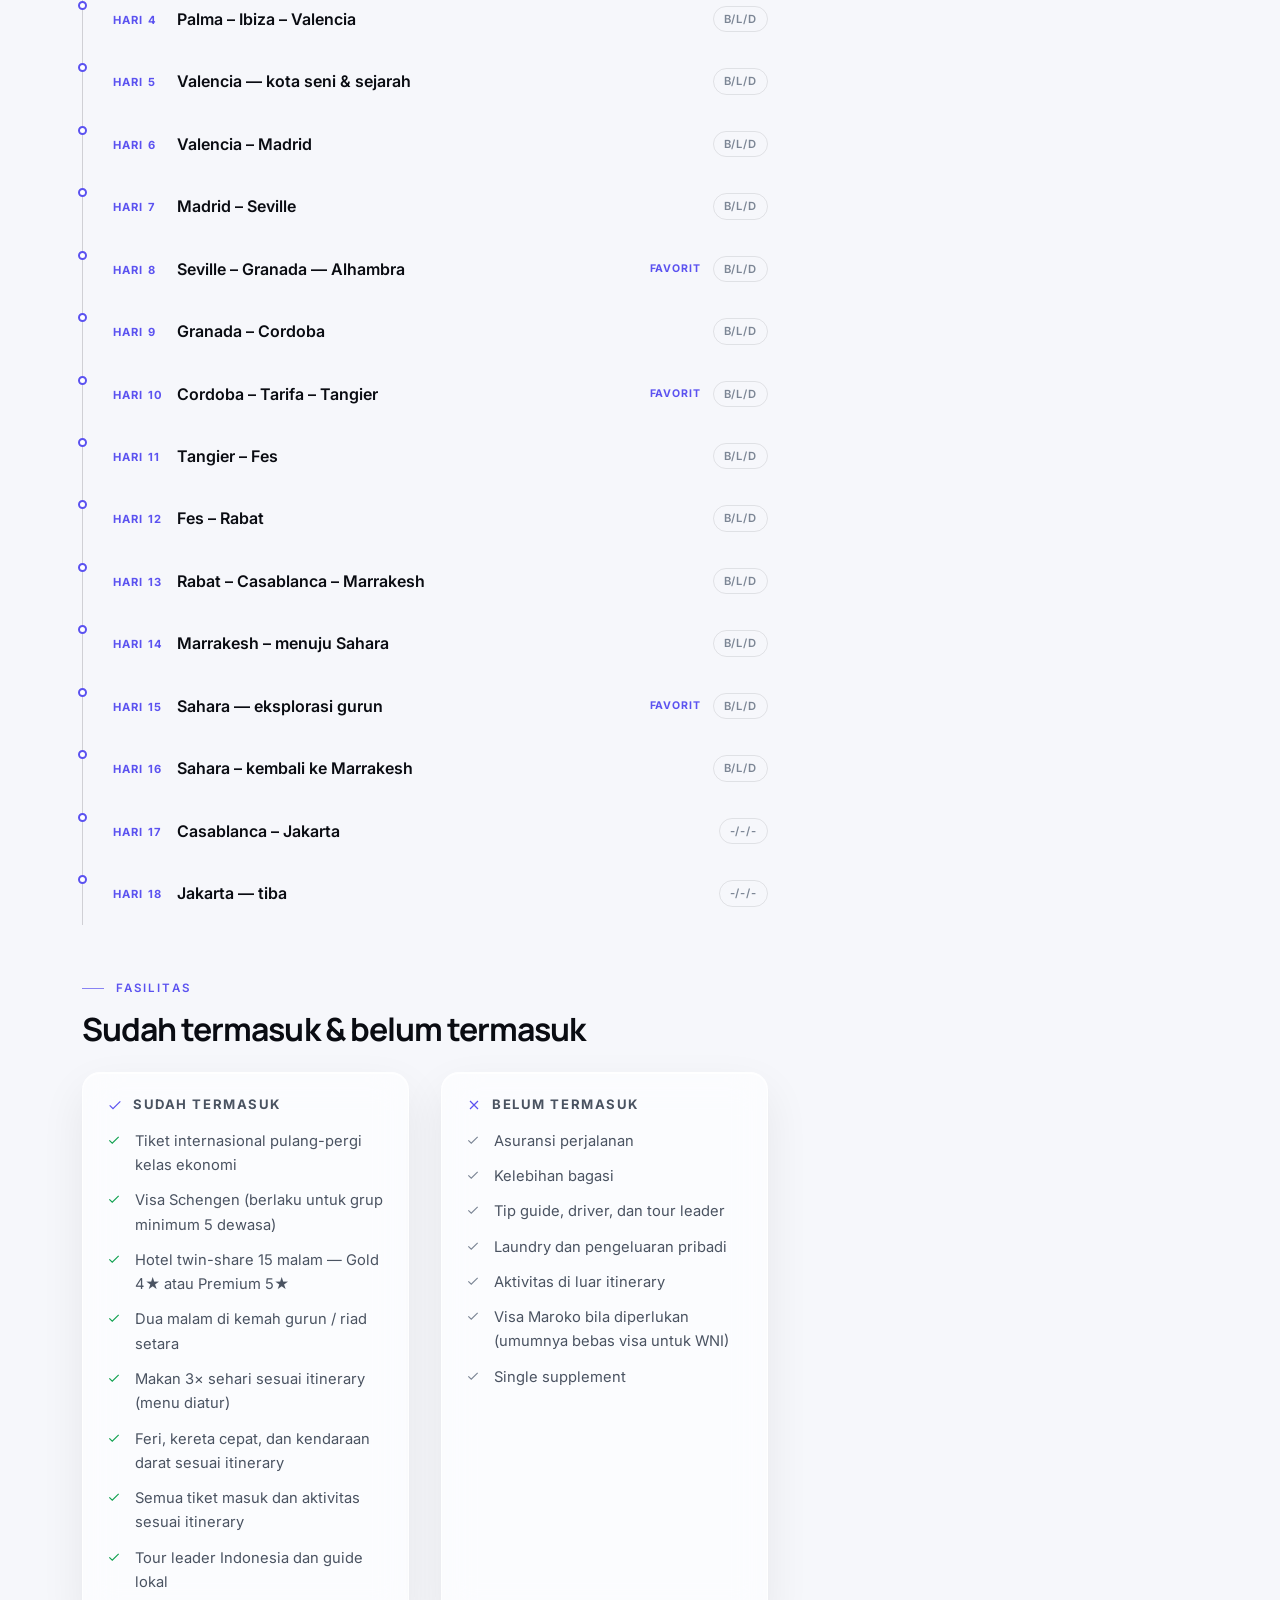
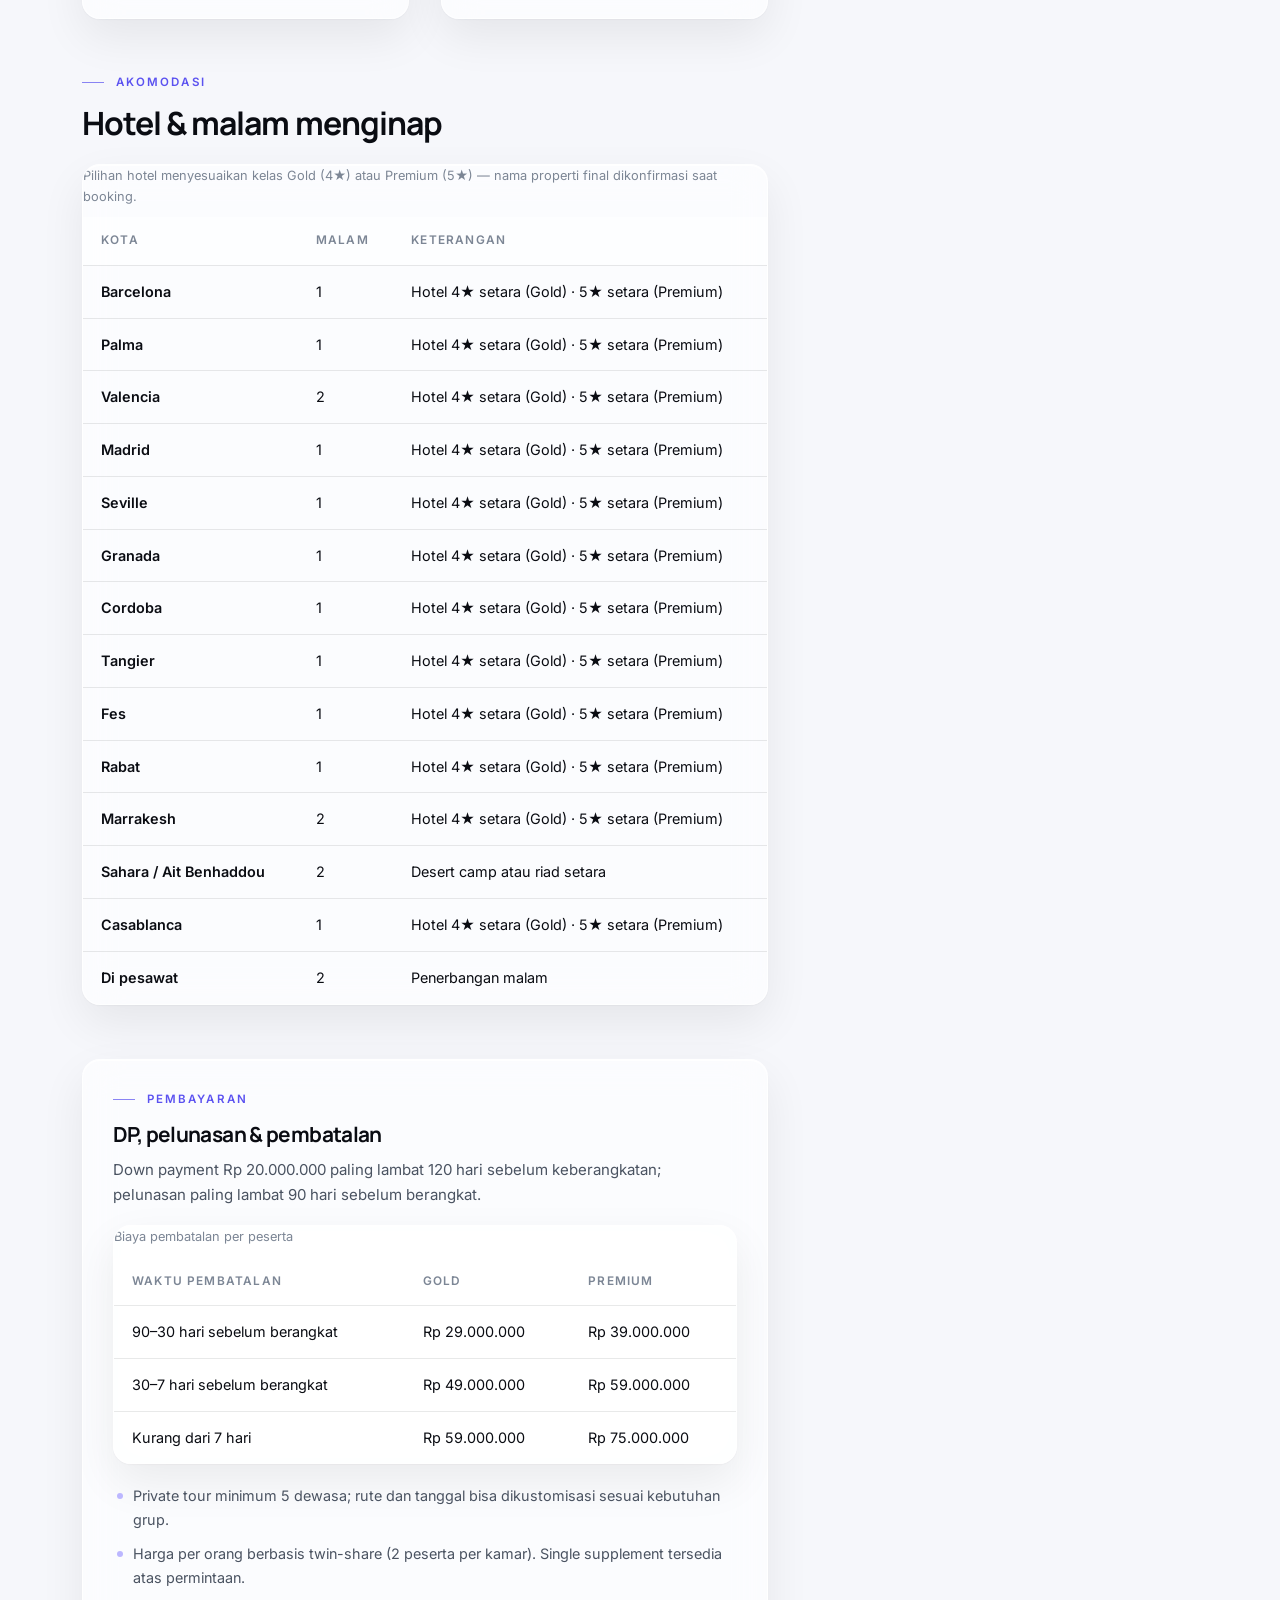
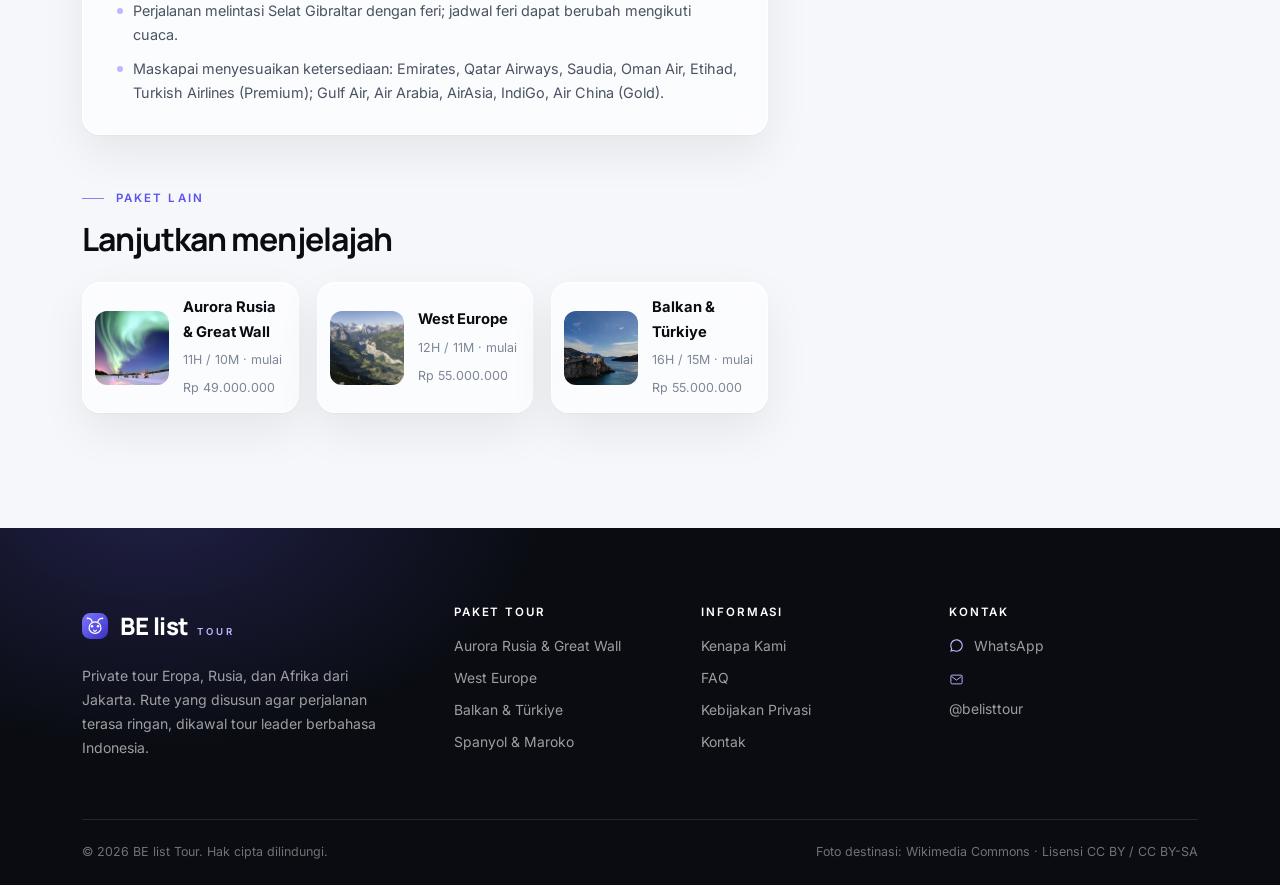
<file: paket/spanyol-maroko.html>
<!DOCTYPE html>
<html lang="id">
<head>
<meta charset="utf-8">
<meta name="viewport" content="width=device-width, initial-scale=1">
<title>Spanyol & Maroko 18 Hari — BE list Tour</title>
<meta name="description" content="Private tour 18 hari menelusuri Andalusia dan Maroko: Alhambra, Cordoba, Fes, Sahara. Warisan arsitektur Andalusia, makan tiga kali sehari, tour leader Indonesia. Mulai Rp 69.000.000/pax.">
<meta name="theme-color" content="#0b0d13">
<link rel="icon" href="../favicon.svg" type="image/svg+xml">
<link rel="preconnect" href="https://fonts.googleapis.com">
<link rel="preconnect" href="https://fonts.gstatic.com" crossorigin>
<meta property="og:type" content="article">
<meta property="og:title" content="Spanyol & Maroko — 18H/17M">
<meta property="og:description" content="Private tour 18 hari menelusuri Andalusia dan Maroko: Alhambra, Cordoba, Fes, Sahara. Warisan arsitektur Andalusia, makan tiga kali sehari, tour leader Indonesia. Mulai Rp 69.000.000/pax.">
<meta property="og:image" content="../assets/img/sahara.jpg">
<link rel="stylesheet" href="../assets/css/style.css">
</head>
<body data-wa="6281234567890" data-email="halo@belisttour.com" data-ig="belisttour">
<a class="skip" href="#main">Lewati ke konten</a>

<header class="site-head">
  <div class="wrap head-in">
    <a class="brand" href="../index.html">BE list <span>TOUR</span></a>
    <nav class="nav" id="nav" aria-label="Navigasi utama">
      <a href="../index.html#paket">Paket Tour</a>
      <a href="../index.html#destinasi">Destinasi</a>
      <a href="../index.html#kenapa">Kenapa Kami</a>
      <a href="../faq.html">FAQ</a>
      <a href="../index.html#kontak">Kontak</a>
    </nav>
    <div class="head-cta">
      <a class="btn btn--ghost btn--sm" href="../index.html#kontak">Konsultasi</a>
      <a class="btn btn--wa btn--sm" data-wa-link data-wa-msg="Halo BE list Tour, saya mau tanya paket Spanyol &amp; Maroko.">
        <svg width="15" height="15" viewBox="0 0 24 24" fill="currentColor" aria-hidden="true"><path d="M17.5 14.4c-.3-.2-1.8-.9-2.1-1-.3-.1-.5-.2-.7.2-.2.3-.8 1-.9 1.2-.2.2-.3.2-.6.1-.3-.2-1.3-.5-2.4-1.5-.9-.8-1.5-1.8-1.7-2.1-.2-.3 0-.5.1-.6l.5-.6c.1-.2.2-.3.3-.5.1-.2 0-.4 0-.5 0-.2-.7-1.6-.9-2.2-.2-.5-.5-.5-.7-.5h-.6c-.2 0-.5.1-.8.4-.3.3-1 1-1 2.4s1 2.8 1.2 3c.1.2 2 3.1 4.9 4.3 2.4 1 2.9.8 3.4.7.5-.1 1.6-.7 1.9-1.3.2-.6.2-1.1.2-1.2-.1-.1-.3-.2-.6-.3z"/><path d="M12 2C6.5 2 2 6.5 2 12c0 1.8.5 3.5 1.3 4.9L2 22l5.3-1.3c1.4.7 3 1.1 4.7 1.1 5.5 0 10-4.5 10-10S17.5 2 12 2zm0 18.2c-1.5 0-3-.4-4.2-1.1l-.3-.2-3.1.8.8-3-.2-.3C4.2 15.2 3.8 13.6 3.8 12 3.8 7.5 7.5 3.8 12 3.8S20.2 7.5 20.2 12 16.5 20.2 12 20.2z"/></svg>
        <span>WhatsApp</span>
      </a>
      <button class="nav-toggle" aria-expanded="false" aria-controls="nav" aria-label="Buka menu"><span></span></button>
    </div>
  </div>
</header>

<main id="main">
  <section class="pkg-hero">
    <img src="../assets/img/sahara.jpg" alt="Gumuk pasir Erg Chebbi di Sahara saat matahari terbenam">
    <div class="wrap">
      <nav class="crumbs" aria-label="Breadcrumb">
        <a href="../index.html">Beranda</a><span>/</span>
        <a href="../index.html#paket">Paket Tour</a><span>/</span>
        <span style="color:#fff;opacity:1">Spanyol &amp; Maroko</span>
      </nav>
      <h1>Spanyol &amp; Maroko</h1>
      <p class="pkg-cities">Jakarta · Barcelona · Palma · Ibiza · Valencia · Madrid · Seville · Granada · Cordoba · Tarifa · Tangier · Fes · Rabat · Casablanca · Marrakesh · Sahara</p>
      <div class="pkg-tags"><span>Private tour</span><span>2 benua</span><span>Alhambra</span><span>Sahara</span></div>
    </div>
  </section>

  <section class="section">
    <div class="wrap pkg-body">
      <aside class="aside-col">
        <div class="aside-card">
          <div class="aside-price">
            <span class="price-label">Mulai dari</span>
            <span class="big">Rp 69.000.000 <small>/pax</small></span>
            <span style="font-size:.78rem;color:var(--ink-3)">Harga per orang, kamar twin-share</span>
          </div>
          <div class="tier-list">
            <div class="tier"><div><b>Gold</b><span>Hotel 4★</span></div><em>Rp 69.000.000 /pax</em></div>
            <div class="tier"><div><b>Premium</b><span>Hotel 5★</span></div><em>Rp 85.000.000 /pax</em></div>
          </div>
          <div class="aside-meta">
            <div><span>Durasi</span><b>18H / 17M</b></div>
            <div><span>Keberangkatan</span><b>Jakarta (CGK)</b></div>
            <div><span>Minimum peserta</span><b>5 dewasa</b></div>
            <div><span>Jadwal</span><b>Fleksibel</b></div>
          </div>
          <div class="btn-row" style="display:grid;gap:10px">
            <a class="btn btn--wa btn--block" data-wa-link data-wa-msg="Halo BE list Tour, saya tertarik paket Spanyol & Maroko (18H/17M). Boleh info jadwal dan rincian harganya?">
              <svg width="16" height="16" viewBox="0 0 24 24" fill="currentColor" aria-hidden="true"><path d="M12 2C6.5 2 2 6.5 2 12c0 1.8.5 3.5 1.3 4.9L2 22l5.3-1.3c1.4.7 3 1.1 4.7 1.1 5.5 0 10-4.5 10-10S17.5 2 12 2zm0 18.2c-1.5 0-3-.4-4.2-1.1l-.3-.2-3.1.8.8-3-.2-.3C4.2 15.2 3.8 13.6 3.8 12 3.8 7.5 7.5 3.8 12 3.8S20.2 7.5 20.2 12 16.5 20.2 12 20.2z"/><path d="M17.5 14.4c-.3-.2-1.8-.9-2.1-1-.3-.1-.5-.2-.7.2-.2.3-.8 1-.9 1.2-.2.2-.3.2-.6.1-.3-.2-1.3-.5-2.4-1.5-.9-.8-1.5-1.8-1.7-2.1-.2-.3 0-.5.1-.6l.5-.6c.1-.2.2-.3.3-.5.1-.2 0-.4 0-.5 0-.2-.7-1.6-.9-2.2-.2-.5-.5-.5-.7-.5h-.6c-.2 0-.5.1-.8.4-.3.3-1 1-1 2.4s1 2.8 1.2 3c.1.2 2 3.1 4.9 4.3 2.4 1 2.9.8 3.4.7.5-.1 1.6-.7 1.9-1.3.2-.6.2-1.1.2-1.2-.1-.1-.3-.2-.6-.3z"/></svg>
              Tanya paket ini
            </a>
            <a class="btn btn--ghost btn--block" href="../index.html#kontak">Isi form konsultasi</a>
          </div>
          <p class="aside-foot">Tanpa biaya untuk bertanya. Kami balas 08.00–20.00 WIB.</p>
        </div>
      </aside>

      <article class="pkg-main">
        <section class="pkg-block">
          <p class="eyebrow">Ringkasan</p>
          <h2 style="margin-top:14px">Jejak Andalusia, dari istana Alhambra sampai malam di Sahara.</h2>
          
    <p class="lede" style="margin-top:14px">Delapan belas hari, dua benua, satu garis sejarah:
      arsitektur Andalusia yang meninggalkan jejak dari Cordoba sampai Fes. Rute ini yang paling
      padat makna, dan yang paling sering membuat peserta ingin kembali.</p>
    <p style="margin-top:12px;color:var(--ink-2)">Anda akan melihat arabesque Alhambra, lengkungan
      Mezquita-Catedral Cordoba, gerbang tembaga Fes, lalu tidur di kemah gurun di tepi Erg Chebbi.
      Perjalanan ditutup di Marrakesh, kota yang paling hidup setelah matahari terbenam.</p>
        </section>

        <section class="pkg-block">
          <p class="eyebrow">Detail yang Diurus</p>
          <h2 style="margin-top:14px">Dari Andalusia ke Sahara tanpa biaya kejutan.</h2>
          <ul class="halal-list"><li><svg width="18" height="18" viewBox="0 0 24 24" fill="none" aria-hidden="true"><path d="M4 12.5l5 5L20 6.5" stroke="currentColor" stroke-width="1.8" stroke-linecap="round" stroke-linejoin="round"/></svg><span>Penerbangan domestik dan feri antarpulau sudah termasuk, jadi tidak ada tambahan di lapangan.</span></li>
<li><svg width="18" height="18" viewBox="0 0 24 24" fill="none" aria-hidden="true"><path d="M4 12.5l5 5L20 6.5" stroke="currentColor" stroke-width="1.8" stroke-linecap="round" stroke-linejoin="round"/></svg><span>Satu malam di kemah gurun Erg Chebbi lengkap dengan transportasi 4x4 dan makan malam.</span></li>
<li><svg width="18" height="18" viewBox="0 0 24 24" fill="none" aria-hidden="true"><path d="M4 12.5l5 5L20 6.5" stroke="currentColor" stroke-width="1.8" stroke-linecap="round" stroke-linejoin="round"/></svg><span>Tiket Alhambra dan Mezquita-Catedral dipesan jauh hari — dua objek yang paling cepat penuh.</span></li></ul>
        </section>

        <section class="pkg-block" data-itin>
          <div class="itin-head">
            <div>
              <p class="eyebrow">Itinerary</p>
              <h2 style="margin-top:14px">Rencana harian</h2>
            </div>
            <button class="expand-all" type="button" data-expand-all>Buka semua hari</button>
          </div>
          <div class="itin"><details class="day">
  <summary>
    <span class="day-k">Hari 1</span>
    <span class="day-t">Jakarta – Barcelona</span>
    
    <span class="day-meals">-/-/-</span>
  </summary>
  <div class="day-body"><p>Kumpul di Soekarno-Hatta dan terbang ke Barcelona via hub maskapai. Bermalam di pesawat.</p></div>
</details>
<details class="day">
  <summary>
    <span class="day-k">Hari 2</span>
    <span class="day-t">Barcelona — arsitektur Gaudí</span>
    <span class="day-note">Favorit</span>
    <span class="day-meals">B/L/D</span>
  </summary>
  <div class="day-body"><p>Tiba di El Prat, lalu sore menyusuri kawasan Camp Nou. Half-day bersama karya Gaudí: Park Güell, Casa Batlló, dan Casa Milà.</p></div>
</details>
<details class="day">
  <summary>
    <span class="day-k">Hari 3</span>
    <span class="day-t">Barcelona – Palma</span>
    
    <span class="day-meals">B/L/D</span>
  </summary>
  <div class="day-body"><p>Feri menyeberang ke Palma de Mallorca. Royal Palace of La Almudaina, Katedral La Seu di tepi laut, panorama dari Castillo de Bellver, dan Passeig del Born.</p></div>
</details>
<details class="day">
  <summary>
    <span class="day-k">Hari 4</span>
    <span class="day-t">Palma – Ibiza – Valencia</span>
    
    <span class="day-meals">B/L/D</span>
  </summary>
  <div class="day-body"><p>Feri ke Ibiza untuk Dalt Vila, kota tua berbenteng yang berstatus UNESCO. Sore terbang ke Valencia.</p></div>
</details>
<details class="day">
  <summary>
    <span class="day-k">Hari 5</span>
    <span class="day-t">Valencia — kota seni & sejarah</span>
    
    <span class="day-meals">B/L/D</span>
  </summary>
  <div class="day-body"><p>Torres de Serranos, Central Market dengan kubah art nouveau, kompleks City of Arts & Sciences, dan Mezquita de Valencia.</p></div>
</details>
<details class="day">
  <summary>
    <span class="day-k">Hari 6</span>
    <span class="day-t">Valencia – Madrid</span>
    
    <span class="day-meals">B/L/D</span>
  </summary>
  <div class="day-body"><p>Kereta cepat ke Madrid. Kawasan Santiago Bernabéu, Royal Palace, Puerta del Sol, dan Plaza Mayor.</p></div>
</details>
<details class="day">
  <summary>
    <span class="day-k">Hari 7</span>
    <span class="day-t">Madrid – Seville</span>
    
    <span class="day-meals">B/L/D</span>
  </summary>
  <div class="day-body"><p>Kereta cepat ke Seville: Plaza de España, Real Alcázar bergaya Moor, dan Mezquita de Seville.</p></div>
</details>
<details class="day">
  <summary>
    <span class="day-k">Hari 8</span>
    <span class="day-t">Seville – Granada — Alhambra</span>
    <span class="day-note">Favorit</span>
    <span class="day-meals">B/L/D</span>
  </summary>
  <div class="day-body"><p>Sehari untuk Alhambra Palace dan Generalife Gardens — puncak peradaban Islam Andalusia, dengan ukiran arabesque dan kolam yang memantulkan langit.</p></div>
</details>
<details class="day">
  <summary>
    <span class="day-k">Hari 9</span>
    <span class="day-t">Granada – Cordoba</span>
    
    <span class="day-meals">B/L/D</span>
  </summary>
  <div class="day-body"><p>Cordoba: Mezquita-Catedral yang dibangun Abdurrahman I, Roman Bridge, Puerta del Puente, dan situs arkeologi Medina Azahara.</p></div>
</details>
<details class="day">
  <summary>
    <span class="day-k">Hari 10</span>
    <span class="day-t">Cordoba – Tarifa – Tangier</span>
    <span class="day-note">Favorit</span>
    <span class="day-meals">B/L/D</span>
  </summary>
  <div class="day-body"><p>Tarifa di ujung selatan Eropa, lalu feri melintasi Selat Gibraltar ke Afrika. Di Tangier: makam Ibnu Battuta dan Kasbah Museum.</p></div>
</details>
<details class="day">
  <summary>
    <span class="day-k">Hari 11</span>
    <span class="day-t">Tangier – Fes</span>
    
    <span class="day-meals">B/L/D</span>
  </summary>
  <div class="day-body"><p>Fes: Universitas Al Qarawiyyin yang berdiri sejak 859 M, medina Fes el-Bali, dan gerbang tembaga Royal Palace.</p></div>
</details>
<details class="day">
  <summary>
    <span class="day-k">Hari 12</span>
    <span class="day-t">Fes – Rabat</span>
    
    <span class="day-meals">B/L/D</span>
  </summary>
  <div class="day-body"><p>Rabat: Soekarno Avenue yang dinamai Presiden Indonesia, Hassan Tower, dan medina yang padat warna.</p></div>
</details>
<details class="day">
  <summary>
    <span class="day-k">Hari 13</span>
    <span class="day-t">Rabat – Casablanca – Marrakesh</span>
    
    <span class="day-meals">B/L/D</span>
  </summary>
  <div class="day-body"><p>Corniche Casablanca di tepi Atlantik, lalu lanjut ke Marrakesh: Madrasa Ben Youssef dan Koutoubia.</p></div>
</details>
<details class="day">
  <summary>
    <span class="day-k">Hari 14</span>
    <span class="day-t">Marrakesh – menuju Sahara</span>
    
    <span class="day-meals">B/L/D</span>
  </summary>
  <div class="day-body"><p>Perjalanan melintasi Pegunungan Atlas, Ait Benhaddou yang bertembok merah, dan oasis Todra Gorge. Malam di kemah gurun atau riad tepi gurun.</p></div>
</details>
<details class="day">
  <summary>
    <span class="day-k">Hari 15</span>
    <span class="day-t">Sahara — eksplorasi gurun</span>
    <span class="day-note">Favorit</span>
    <span class="day-meals">B/L/D</span>
  </summary>
  <div class="day-body"><p>Hari penuh di Erg Chebbi: naik unta menyusuri gumuk, matahari terbit dan terbenam di atas pasir, lalu langit malam tanpa polusi cahaya.</p></div>
</details>
<details class="day">
  <summary>
    <span class="day-k">Hari 16</span>
    <span class="day-t">Sahara – kembali ke Marrakesh</span>
    
    <span class="day-meals">B/L/D</span>
  </summary>
  <div class="day-body"><p>Pagi terakhir di gurun, lalu perjalanan kembali melewati lanskap yang berubah dari pasir ke pegunungan. Sore bebas di souq atau Djemaa el-Fna.</p></div>
</details>
<details class="day">
  <summary>
    <span class="day-k">Hari 17</span>
    <span class="day-t">Casablanca – Jakarta</span>
    
    <span class="day-meals">-/-/-</span>
  </summary>
  <div class="day-body"><p>Menuju Bandara Mohammed V untuk penerbangan pulang, dengan transit di hub maskapai.</p></div>
</details>
<details class="day">
  <summary>
    <span class="day-k">Hari 18</span>
    <span class="day-t">Jakarta — tiba</span>
    
    <span class="day-meals">-/-/-</span>
  </summary>
  <div class="day-body"><p>Mendarat di Soekarno-Hatta. Delapan belas hari, dua benua, satu cerita.</p></div>
</details></div>
        </section>

        <section class="pkg-block">
          <p class="eyebrow">Fasilitas</p>
          <h2 style="margin-top:14px">Sudah termasuk &amp; belum termasuk</h2>
          <div class="two-col">
            <div class="list-card">
              <h3><svg width="16" height="16" viewBox="0 0 24 24" fill="none" aria-hidden="true"><path d="M4 12.5l5 5L20 6.5" stroke="currentColor" stroke-width="1.8"/></svg>Sudah termasuk</h3>
              <ul><li><svg width="14" height="14" viewBox="0 0 24 24" fill="none" aria-hidden="true"><path d="M4 12.5l5 5L20 6.5" stroke="currentColor" stroke-width="2"/></svg><span>Tiket internasional pulang-pergi kelas ekonomi</span></li>
<li><svg width="14" height="14" viewBox="0 0 24 24" fill="none" aria-hidden="true"><path d="M4 12.5l5 5L20 6.5" stroke="currentColor" stroke-width="2"/></svg><span>Visa Schengen (berlaku untuk grup minimum 5 dewasa)</span></li>
<li><svg width="14" height="14" viewBox="0 0 24 24" fill="none" aria-hidden="true"><path d="M4 12.5l5 5L20 6.5" stroke="currentColor" stroke-width="2"/></svg><span>Hotel twin-share 15 malam — Gold 4★ atau Premium 5★</span></li>
<li><svg width="14" height="14" viewBox="0 0 24 24" fill="none" aria-hidden="true"><path d="M4 12.5l5 5L20 6.5" stroke="currentColor" stroke-width="2"/></svg><span>Dua malam di kemah gurun / riad setara</span></li>
<li><svg width="14" height="14" viewBox="0 0 24 24" fill="none" aria-hidden="true"><path d="M4 12.5l5 5L20 6.5" stroke="currentColor" stroke-width="2"/></svg><span>Makan 3× sehari sesuai itinerary (menu diatur)</span></li>
<li><svg width="14" height="14" viewBox="0 0 24 24" fill="none" aria-hidden="true"><path d="M4 12.5l5 5L20 6.5" stroke="currentColor" stroke-width="2"/></svg><span>Feri, kereta cepat, dan kendaraan darat sesuai itinerary</span></li>
<li><svg width="14" height="14" viewBox="0 0 24 24" fill="none" aria-hidden="true"><path d="M4 12.5l5 5L20 6.5" stroke="currentColor" stroke-width="2"/></svg><span>Semua tiket masuk dan aktivitas sesuai itinerary</span></li>
<li><svg width="14" height="14" viewBox="0 0 24 24" fill="none" aria-hidden="true"><path d="M4 12.5l5 5L20 6.5" stroke="currentColor" stroke-width="2"/></svg><span>Tour leader Indonesia dan guide lokal</span></li></ul>
            </div>
            <div class="list-card list-card--muted">
              <h3><svg width="16" height="16" viewBox="0 0 24 24" fill="none" aria-hidden="true"><path d="M6 6l12 12M18 6L6 18" stroke="currentColor" stroke-width="1.8"/></svg>Belum termasuk</h3>
              <ul><li><svg width="14" height="14" viewBox="0 0 24 24" fill="none" aria-hidden="true"><path d="M4 12.5l5 5L20 6.5" stroke="currentColor" stroke-width="2"/></svg><span>Asuransi perjalanan</span></li>
<li><svg width="14" height="14" viewBox="0 0 24 24" fill="none" aria-hidden="true"><path d="M4 12.5l5 5L20 6.5" stroke="currentColor" stroke-width="2"/></svg><span>Kelebihan bagasi</span></li>
<li><svg width="14" height="14" viewBox="0 0 24 24" fill="none" aria-hidden="true"><path d="M4 12.5l5 5L20 6.5" stroke="currentColor" stroke-width="2"/></svg><span>Tip guide, driver, dan tour leader</span></li>
<li><svg width="14" height="14" viewBox="0 0 24 24" fill="none" aria-hidden="true"><path d="M4 12.5l5 5L20 6.5" stroke="currentColor" stroke-width="2"/></svg><span>Laundry dan pengeluaran pribadi</span></li>
<li><svg width="14" height="14" viewBox="0 0 24 24" fill="none" aria-hidden="true"><path d="M4 12.5l5 5L20 6.5" stroke="currentColor" stroke-width="2"/></svg><span>Aktivitas di luar itinerary</span></li>
<li><svg width="14" height="14" viewBox="0 0 24 24" fill="none" aria-hidden="true"><path d="M4 12.5l5 5L20 6.5" stroke="currentColor" stroke-width="2"/></svg><span>Visa Maroko bila diperlukan (umumnya bebas visa untuk WNI)</span></li>
<li><svg width="14" height="14" viewBox="0 0 24 24" fill="none" aria-hidden="true"><path d="M4 12.5l5 5L20 6.5" stroke="currentColor" stroke-width="2"/></svg><span>Single supplement</span></li></ul>
            </div>
          </div>
        </section>

        <section class="pkg-block">
          <p class="eyebrow">Akomodasi</p>
          <h2 style="margin-top:14px">Hotel &amp; malam menginap</h2>
          <div class="tablewrap">
            <table>
              <caption>Pilihan hotel menyesuaikan kelas Gold (4★) atau Premium (5★) — nama properti final dikonfirmasi saat booking.</caption>
              <thead><tr><th>Kota</th><th>Malam</th><th>Keterangan</th></tr></thead>
              <tbody><tr><td><b>Barcelona</b></td><td>1</td><td>Hotel 4★ setara (Gold) · 5★ setara (Premium)</td></tr>
<tr><td><b>Palma</b></td><td>1</td><td>Hotel 4★ setara (Gold) · 5★ setara (Premium)</td></tr>
<tr><td><b>Valencia</b></td><td>2</td><td>Hotel 4★ setara (Gold) · 5★ setara (Premium)</td></tr>
<tr><td><b>Madrid</b></td><td>1</td><td>Hotel 4★ setara (Gold) · 5★ setara (Premium)</td></tr>
<tr><td><b>Seville</b></td><td>1</td><td>Hotel 4★ setara (Gold) · 5★ setara (Premium)</td></tr>
<tr><td><b>Granada</b></td><td>1</td><td>Hotel 4★ setara (Gold) · 5★ setara (Premium)</td></tr>
<tr><td><b>Cordoba</b></td><td>1</td><td>Hotel 4★ setara (Gold) · 5★ setara (Premium)</td></tr>
<tr><td><b>Tangier</b></td><td>1</td><td>Hotel 4★ setara (Gold) · 5★ setara (Premium)</td></tr>
<tr><td><b>Fes</b></td><td>1</td><td>Hotel 4★ setara (Gold) · 5★ setara (Premium)</td></tr>
<tr><td><b>Rabat</b></td><td>1</td><td>Hotel 4★ setara (Gold) · 5★ setara (Premium)</td></tr>
<tr><td><b>Marrakesh</b></td><td>2</td><td>Hotel 4★ setara (Gold) · 5★ setara (Premium)</td></tr>
<tr><td><b>Sahara / Ait Benhaddou</b></td><td>2</td><td>Desert camp atau riad setara</td></tr>
<tr><td><b>Casablanca</b></td><td>1</td><td>Hotel 4★ setara (Gold) · 5★ setara (Premium)</td></tr>
<tr><td><b>Di pesawat</b></td><td>2</td><td>Penerbangan malam</td></tr></tbody>
            </table>
          </div>
        </section>

        <section class="pkg-block">
          <div class="notes">
            <p class="eyebrow">Pembayaran</p>
            <h2 style="margin-top:14px">DP, pelunasan &amp; pembatalan</h2>
            <p style="margin-top:12px;color:var(--ink-2);font-size:.94rem">Down payment Rp 20.000.000 paling lambat 120 hari sebelum keberangkatan; pelunasan paling lambat 90 hari sebelum berangkat.</p>
            <div class="tablewrap" style="margin-top:18px">
              <table>
                <caption>Biaya pembatalan per peserta</caption>
                <thead><tr><th>Waktu pembatalan</th><th>Gold</th><th>Premium</th></tr></thead>
                <tbody><tr><td>90–30 hari sebelum berangkat</td><td>Rp 29.000.000</td><td>Rp 39.000.000</td></tr>
<tr><td>30–7 hari sebelum berangkat</td><td>Rp 49.000.000</td><td>Rp 59.000.000</td></tr>
<tr><td>Kurang dari 7 hari</td><td>Rp 59.000.000</td><td>Rp 75.000.000</td></tr></tbody>
              </table>
            </div>
            <ul style="margin-top:20px"><li>Private tour minimum 5 dewasa; rute dan tanggal bisa dikustomisasi sesuai kebutuhan grup.</li>
<li>Harga per orang berbasis twin-share (2 peserta per kamar). Single supplement tersedia atas permintaan.</li>
<li>Perjalanan melintasi Selat Gibraltar dengan feri; jadwal feri dapat berubah mengikuti cuaca.</li>
<li>Maskapai menyesuaikan ketersediaan: Emirates, Qatar Airways, Saudia, Oman Air, Etihad, Turkish Airlines (Premium); Gulf Air, Air Arabia, AirAsia, IndiGo, Air China (Gold).</li></ul>
          </div>
        </section>

        <section class="pkg-block">
          <p class="eyebrow">Paket lain</p>
          <h2 style="margin-top:14px">Lanjutkan menjelajah</h2>
          <div class="related"><a class="rel" href="aurora-rusia.html">
  <img src="../assets/img/aurora.jpg" alt="" loading="lazy">
  <div><b>Aurora Rusia &amp; Great Wall</b><span>11H / 10M · mulai Rp 49.000.000</span></div>
</a><a class="rel" href="west-europe.html">
  <img src="../assets/img/swiss.jpg" alt="" loading="lazy">
  <div><b>West Europe</b><span>12H / 11M · mulai Rp 55.000.000</span></div>
</a><a class="rel" href="balkan-turki.html">
  <img src="../assets/img/dubrovnik.jpg" alt="" loading="lazy">
  <div><b>Balkan &amp; Türkiye</b><span>16H / 15M · mulai Rp 55.000.000</span></div>
</a></div>
        </section>
      </article>
    </div>
  </section>
</main>

<footer class="site-foot">
  <div class="wrap">
    <div class="foot-grid">
      <div>
        <a class="brand" href="../index.html">BE list <span>TOUR</span></a>
        <p class="foot-about">Private tour Eropa, Rusia, dan Afrika dari Jakarta. Rute yang
          disusun agar perjalanan terasa ringan, dikawal tour leader berbahasa Indonesia.</p>
      </div>
      <div>
        <h4 class="foot-title">Paket Tour</h4>
        <ul class="foot-list">
          <li><a href="../paket/aurora-rusia.html">Aurora Rusia &amp; Great Wall</a></li>
          <li><a href="../paket/west-europe.html">West Europe</a></li>
          <li><a href="../paket/balkan-turki.html">Balkan &amp; Türkiye</a></li>
          <li><a href="../paket/spanyol-maroko.html">Spanyol &amp; Maroko</a></li>
        </ul>
      </div>
      <div>
        <h4 class="foot-title">Informasi</h4>
        <ul class="foot-list">
          <li><a href="../index.html#kenapa">Kenapa Kami</a></li>
          <li><a href="../faq.html">FAQ</a></li>
          <li><a href="../kebijakan-privasi.html">Kebijakan Privasi</a></li>
          <li><a href="../index.html#kontak">Kontak</a></li>
        </ul>
      </div>
      <div>
        <h4 class="foot-title">Kontak</h4>
        <div class="foot-contact">
          <a data-wa-link data-wa-msg="Halo BE list Tour, saya mau tanya paket Spanyol &amp; Maroko.">
            <svg width="15" height="15" viewBox="0 0 24 24" fill="currentColor" aria-hidden="true"><path d="M12 2C6.5 2 2 6.5 2 12c0 1.8.5 3.5 1.3 4.9L2 22l5.3-1.3c1.4.7 3 1.1 4.7 1.1 5.5 0 10-4.5 10-10S17.5 2 12 2zm0 18.2c-1.5 0-3-.4-4.2-1.1l-.3-.2-3.1.8.8-3-.2-.3C4.2 15.2 3.8 13.6 3.8 12 3.8 7.5 7.5 3.8 12 3.8S20.2 7.5 20.2 12 16.5 20.2 12 20.2z"/></svg>
            <span>WhatsApp</span>
          </a>
          <a data-email-link><svg width="15" height="15" viewBox="0 0 24 24" fill="none" aria-hidden="true"><rect x="3" y="5" width="18" height="14" rx="2" stroke="currentColor" stroke-width="1.5"/><path d="M4 7l8 6 8-6" stroke="currentColor" stroke-width="1.5"/></svg><span></span></a>
          <a data-ig-link data-ig-text="show"><svg width="15" height="15" viewBox="0 0 24 24" fill="none" aria-hidden="true"><rect x="3" y="3" width="18" height="18" rx="5" stroke="currentColor" stroke-width="1.5"/><circle cx="12" cy="12" r="4" stroke="currentColor" stroke-width="1.5"/><circle cx="17.2" cy="6.8" r="1.1" fill="currentColor"/></svg><span></span></a>
        </div>
      </div>
    </div>
    <div class="foot-bottom">
      <p>&copy; <span data-year>2026</span> BE list Tour. Hak cipta dilindungi.</p>
      <p>Foto destinasi: <a href="https://commons.wikimedia.org" target="_blank" rel="noopener">Wikimedia Commons</a> · Lisensi CC BY / CC BY-SA</p>
    </div>
  </div>
</footer>

<a class="wa-float" data-wa-link data-wa-msg="Halo BE list Tour, saya tertarik paket Spanyol & Maroko (18H/17M). Boleh info jadwal dan rincian harganya?" aria-label="Chat WhatsApp">
  <svg width="22" height="22" viewBox="0 0 24 24" fill="currentColor" aria-hidden="true"><path d="M12 2C6.5 2 2 6.5 2 12c0 1.8.5 3.5 1.3 4.9L2 22l5.3-1.3c1.4.7 3 1.1 4.7 1.1 5.5 0 10-4.5 10-10S17.5 2 12 2zm0 18.2c-1.5 0-3-.4-4.2-1.1l-.3-.2-3.1.8.8-3-.2-.3C4.2 15.2 3.8 13.6 3.8 12 3.8 7.5 7.5 3.8 12 3.8S20.2 7.5 20.2 12 16.5 20.2 12 20.2z"/><path d="M17.5 14.4c-.3-.2-1.8-.9-2.1-1-.3-.1-.5-.2-.7.2-.2.3-.8 1-.9 1.2-.2.2-.3.2-.6.1-.3-.2-1.3-.5-2.4-1.5-.9-.8-1.5-1.8-1.7-2.1-.2-.3 0-.5.1-.6l.5-.6c.1-.2.2-.3.3-.5.1-.2 0-.4 0-.5 0-.2-.7-1.6-.9-2.2-.2-.5-.5-.5-.7-.5h-.6c-.2 0-.5.1-.8.4-.3.3-1 1-1 2.4s1 2.8 1.2 3c.1.2 2 3.1 4.9 4.3 2.4 1 2.9.8 3.4.7.5-.1 1.6-.7 1.9-1.3.2-.6.2-1.1.2-1.2-.1-.1-.3-.2-.6-.3z"/></svg>
  <span>Chat WhatsApp</span>
</a>

<script src="../assets/js/main.js" defer></script>
</body>
</html>
</file>
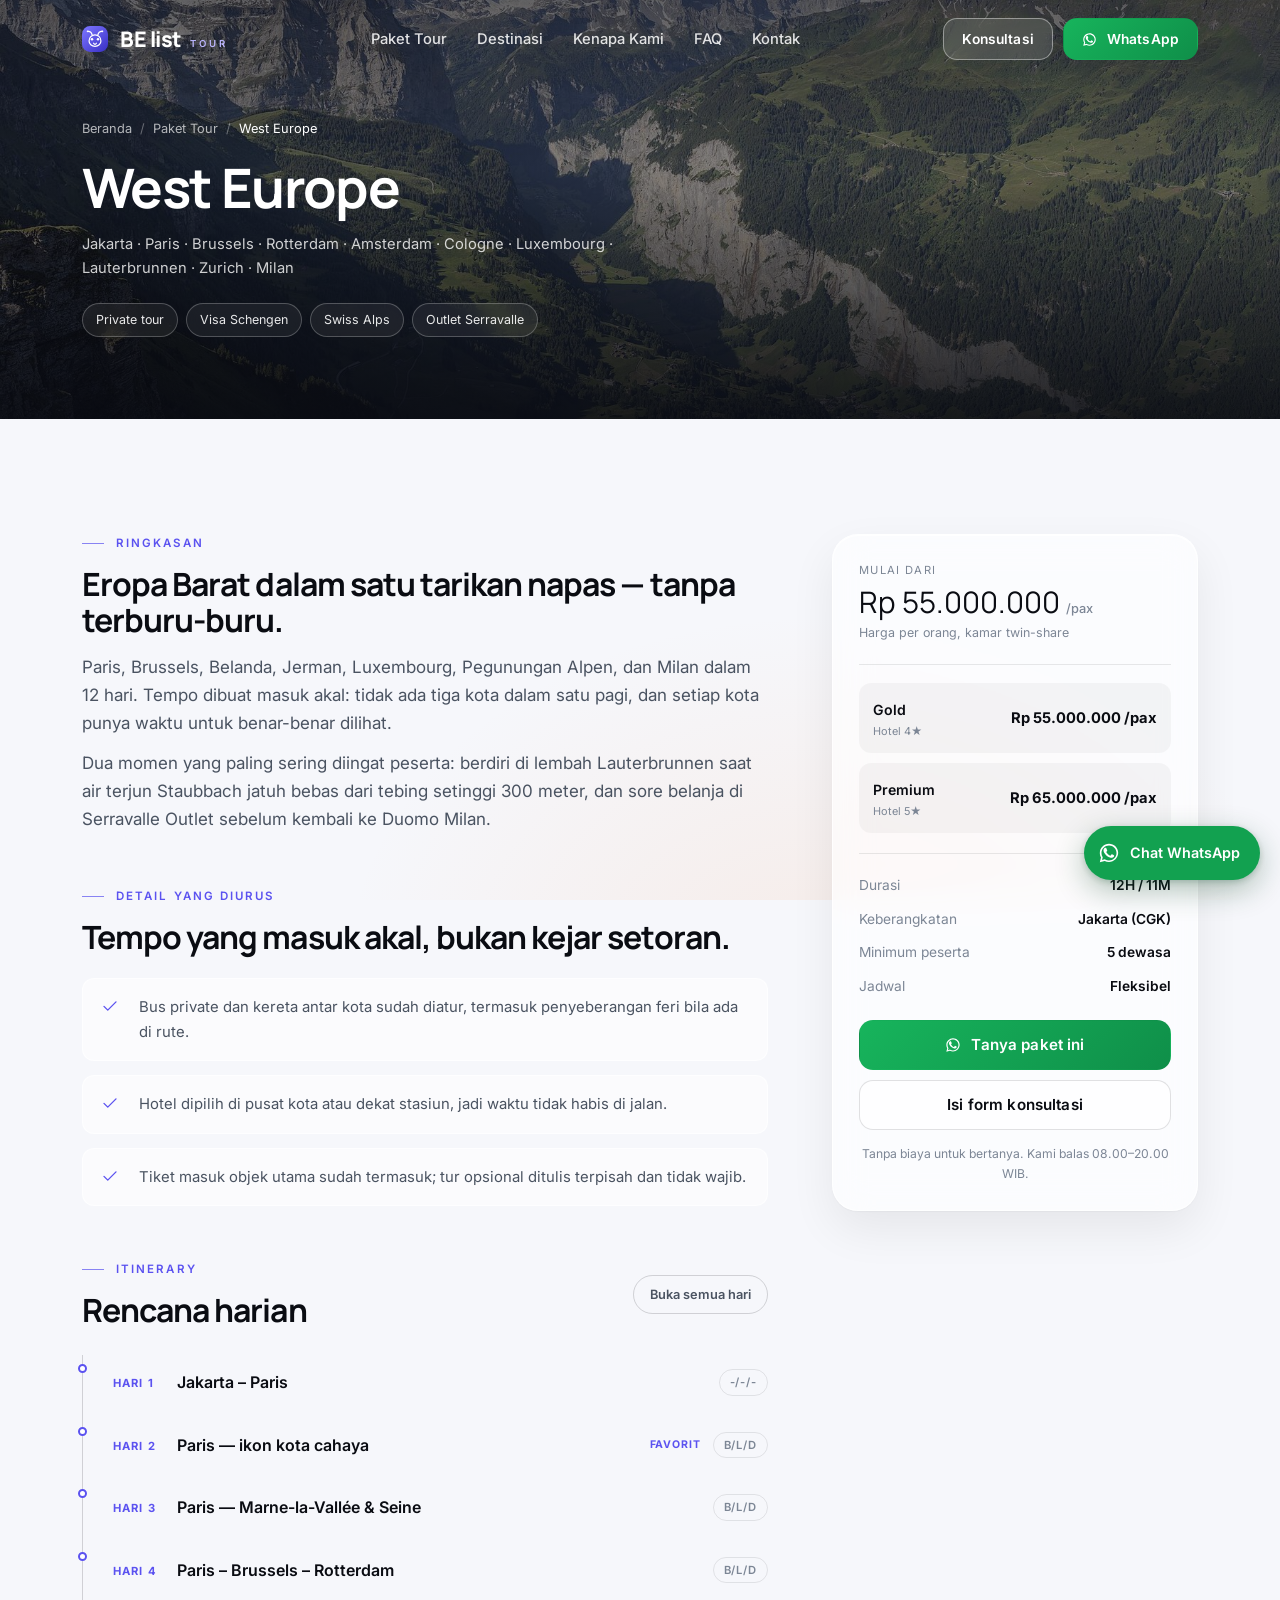
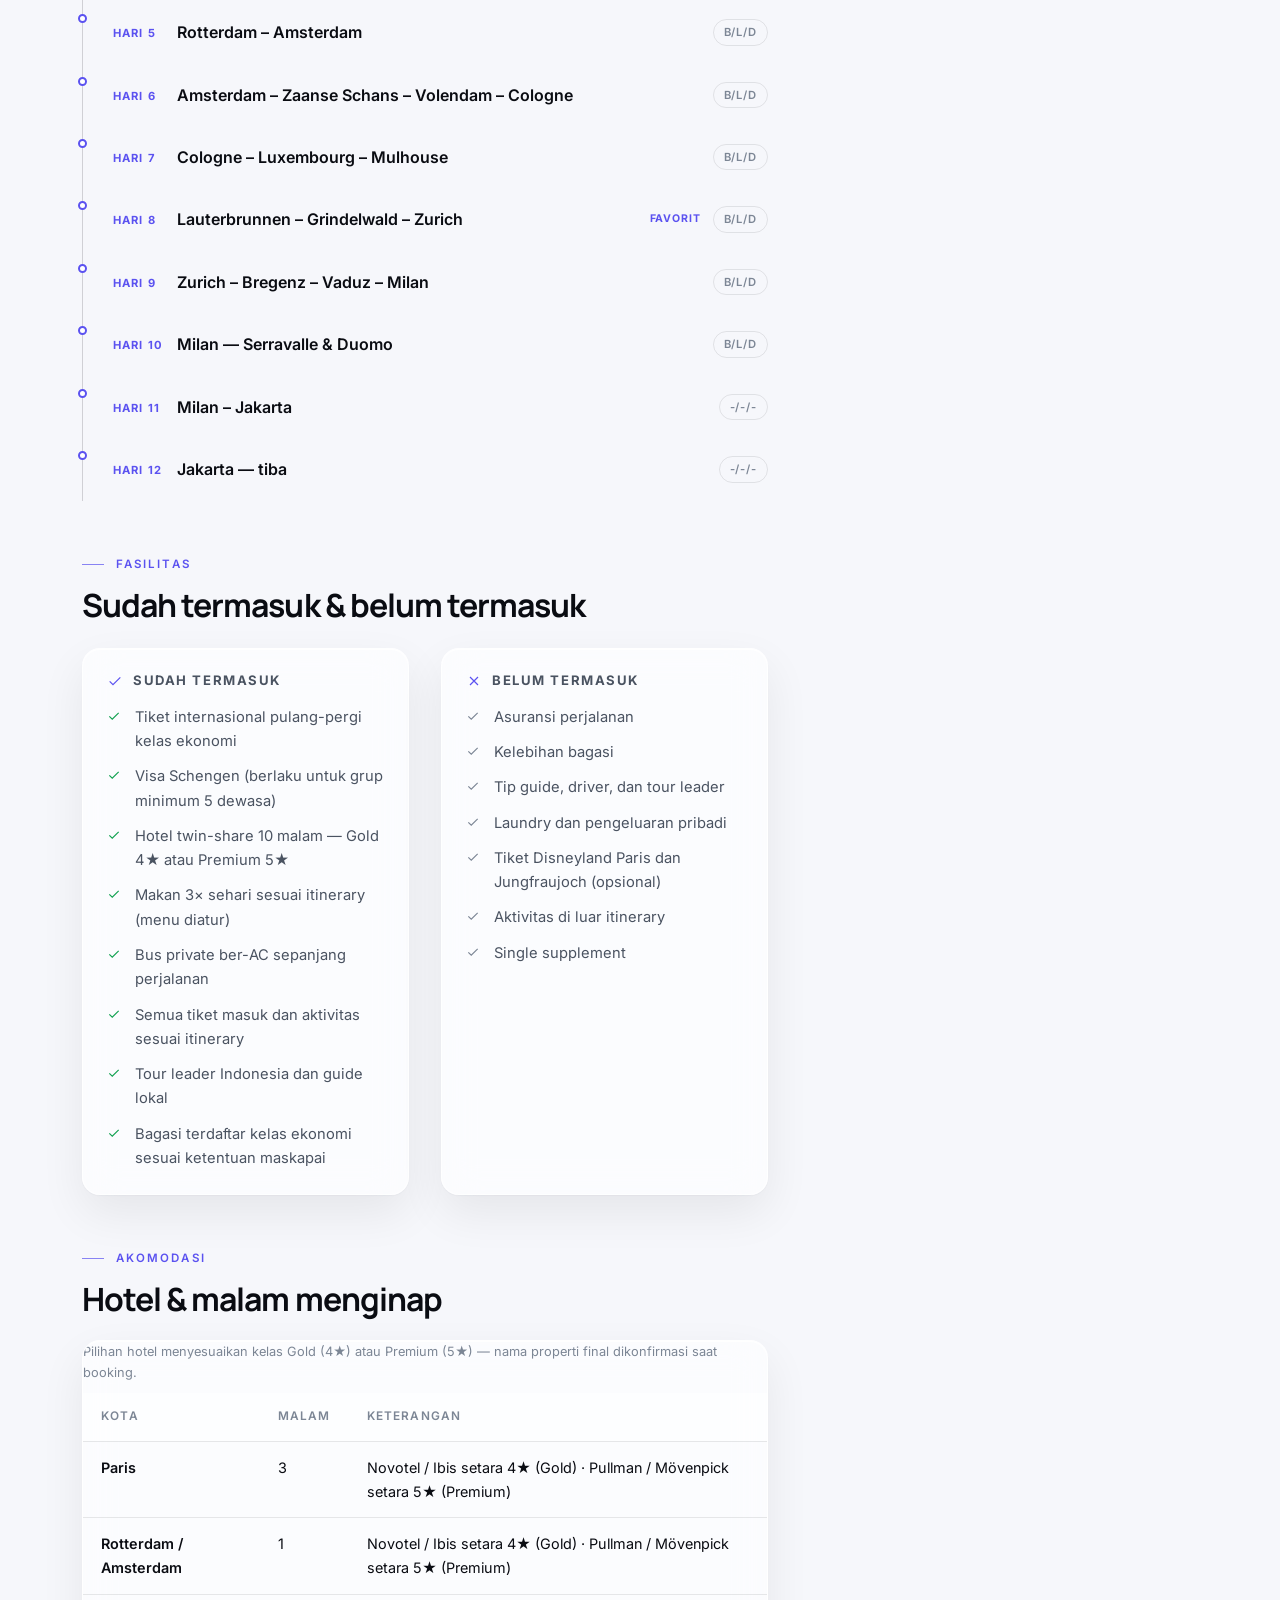
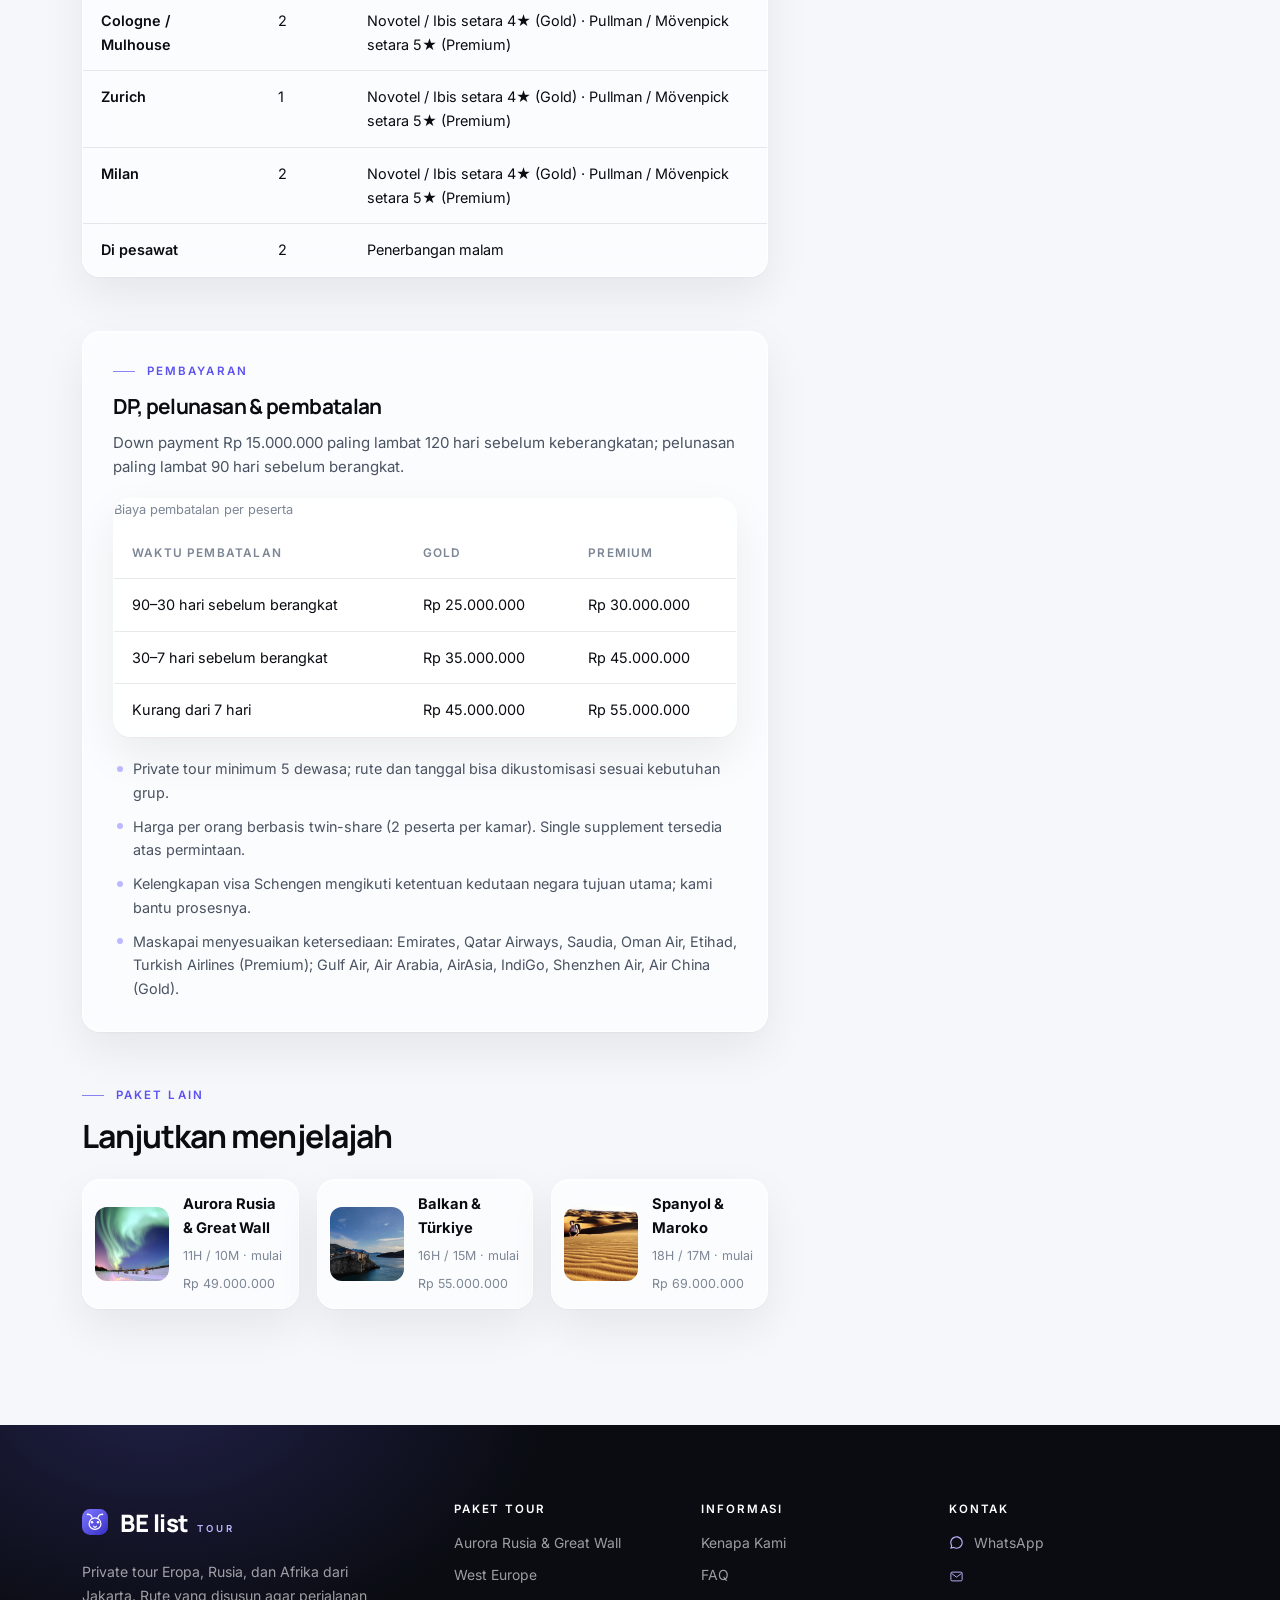
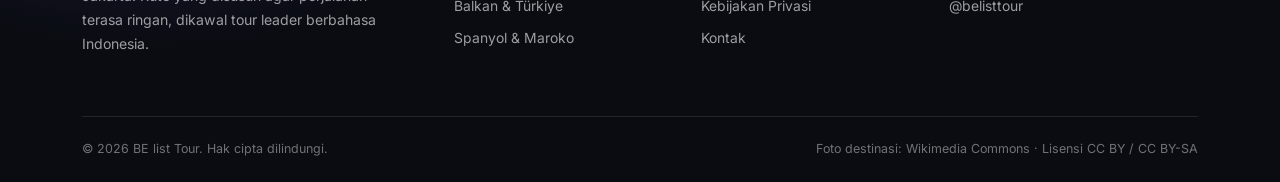
<file: paket/west-europe.html>
<!DOCTYPE html>
<html lang="id">
<head>
<meta charset="utf-8">
<meta name="viewport" content="width=device-width, initial-scale=1">
<title>West Europe 12 Hari — BE list Tour</title>
<meta name="description" content="Private tour 12 hari ke Paris, Brussels, Amsterdam, Cologne, Swiss Alps, dan Milan. Makan tiga kali sehari, visa Schengen dibantu, tour leader Indonesia. Mulai Rp 55.000.000/pax.">
<meta name="theme-color" content="#0b0d13">
<link rel="icon" href="../favicon.svg" type="image/svg+xml">
<link rel="preconnect" href="https://fonts.googleapis.com">
<link rel="preconnect" href="https://fonts.gstatic.com" crossorigin>
<meta property="og:type" content="article">
<meta property="og:title" content="West Europe — 12H/11M">
<meta property="og:description" content="Private tour 12 hari ke Paris, Brussels, Amsterdam, Cologne, Swiss Alps, dan Milan. Makan tiga kali sehari, visa Schengen dibantu, tour leader Indonesia. Mulai Rp 55.000.000/pax.">
<meta property="og:image" content="../assets/img/swiss.jpg">
<link rel="stylesheet" href="../assets/css/style.css">
</head>
<body data-wa="6281234567890" data-email="halo@belisttour.com" data-ig="belisttour">
<a class="skip" href="#main">Lewati ke konten</a>

<header class="site-head">
  <div class="wrap head-in">
    <a class="brand" href="../index.html">BE list <span>TOUR</span></a>
    <nav class="nav" id="nav" aria-label="Navigasi utama">
      <a href="../index.html#paket">Paket Tour</a>
      <a href="../index.html#destinasi">Destinasi</a>
      <a href="../index.html#kenapa">Kenapa Kami</a>
      <a href="../faq.html">FAQ</a>
      <a href="../index.html#kontak">Kontak</a>
    </nav>
    <div class="head-cta">
      <a class="btn btn--ghost btn--sm" href="../index.html#kontak">Konsultasi</a>
      <a class="btn btn--wa btn--sm" data-wa-link data-wa-msg="Halo BE list Tour, saya mau tanya paket West Europe.">
        <svg width="15" height="15" viewBox="0 0 24 24" fill="currentColor" aria-hidden="true"><path d="M17.5 14.4c-.3-.2-1.8-.9-2.1-1-.3-.1-.5-.2-.7.2-.2.3-.8 1-.9 1.2-.2.2-.3.2-.6.1-.3-.2-1.3-.5-2.4-1.5-.9-.8-1.5-1.8-1.7-2.1-.2-.3 0-.5.1-.6l.5-.6c.1-.2.2-.3.3-.5.1-.2 0-.4 0-.5 0-.2-.7-1.6-.9-2.2-.2-.5-.5-.5-.7-.5h-.6c-.2 0-.5.1-.8.4-.3.3-1 1-1 2.4s1 2.8 1.2 3c.1.2 2 3.1 4.9 4.3 2.4 1 2.9.8 3.4.7.5-.1 1.6-.7 1.9-1.3.2-.6.2-1.1.2-1.2-.1-.1-.3-.2-.6-.3z"/><path d="M12 2C6.5 2 2 6.5 2 12c0 1.8.5 3.5 1.3 4.9L2 22l5.3-1.3c1.4.7 3 1.1 4.7 1.1 5.5 0 10-4.5 10-10S17.5 2 12 2zm0 18.2c-1.5 0-3-.4-4.2-1.1l-.3-.2-3.1.8.8-3-.2-.3C4.2 15.2 3.8 13.6 3.8 12 3.8 7.5 7.5 3.8 12 3.8S20.2 7.5 20.2 12 16.5 20.2 12 20.2z"/></svg>
        <span>WhatsApp</span>
      </a>
      <button class="nav-toggle" aria-expanded="false" aria-controls="nav" aria-label="Buka menu"><span></span></button>
    </div>
  </div>
</header>

<main id="main">
  <section class="pkg-hero">
    <img src="../assets/img/swiss.jpg" alt="Lembah Lauterbrunnen dengan air terjun Staubbach, Swiss">
    <div class="wrap">
      <nav class="crumbs" aria-label="Breadcrumb">
        <a href="../index.html">Beranda</a><span>/</span>
        <a href="../index.html#paket">Paket Tour</a><span>/</span>
        <span style="color:#fff;opacity:1">West Europe</span>
      </nav>
      <h1>West Europe</h1>
      <p class="pkg-cities">Jakarta · Paris · Brussels · Rotterdam · Amsterdam · Cologne · Luxembourg · Lauterbrunnen · Zurich · Milan</p>
      <div class="pkg-tags"><span>Private tour</span><span>Visa Schengen</span><span>Swiss Alps</span><span>Outlet Serravalle</span></div>
    </div>
  </section>

  <section class="section">
    <div class="wrap pkg-body">
      <aside class="aside-col">
        <div class="aside-card">
          <div class="aside-price">
            <span class="price-label">Mulai dari</span>
            <span class="big">Rp 55.000.000 <small>/pax</small></span>
            <span style="font-size:.78rem;color:var(--ink-3)">Harga per orang, kamar twin-share</span>
          </div>
          <div class="tier-list">
            <div class="tier"><div><b>Gold</b><span>Hotel 4★</span></div><em>Rp 55.000.000 /pax</em></div>
            <div class="tier"><div><b>Premium</b><span>Hotel 5★</span></div><em>Rp 65.000.000 /pax</em></div>
          </div>
          <div class="aside-meta">
            <div><span>Durasi</span><b>12H / 11M</b></div>
            <div><span>Keberangkatan</span><b>Jakarta (CGK)</b></div>
            <div><span>Minimum peserta</span><b>5 dewasa</b></div>
            <div><span>Jadwal</span><b>Fleksibel</b></div>
          </div>
          <div class="btn-row" style="display:grid;gap:10px">
            <a class="btn btn--wa btn--block" data-wa-link data-wa-msg="Halo BE list Tour, saya tertarik paket West Europe (12H/11M). Boleh info jadwal dan rincian harganya?">
              <svg width="16" height="16" viewBox="0 0 24 24" fill="currentColor" aria-hidden="true"><path d="M12 2C6.5 2 2 6.5 2 12c0 1.8.5 3.5 1.3 4.9L2 22l5.3-1.3c1.4.7 3 1.1 4.7 1.1 5.5 0 10-4.5 10-10S17.5 2 12 2zm0 18.2c-1.5 0-3-.4-4.2-1.1l-.3-.2-3.1.8.8-3-.2-.3C4.2 15.2 3.8 13.6 3.8 12 3.8 7.5 7.5 3.8 12 3.8S20.2 7.5 20.2 12 16.5 20.2 12 20.2z"/><path d="M17.5 14.4c-.3-.2-1.8-.9-2.1-1-.3-.1-.5-.2-.7.2-.2.3-.8 1-.9 1.2-.2.2-.3.2-.6.1-.3-.2-1.3-.5-2.4-1.5-.9-.8-1.5-1.8-1.7-2.1-.2-.3 0-.5.1-.6l.5-.6c.1-.2.2-.3.3-.5.1-.2 0-.4 0-.5 0-.2-.7-1.6-.9-2.2-.2-.5-.5-.5-.7-.5h-.6c-.2 0-.5.1-.8.4-.3.3-1 1-1 2.4s1 2.8 1.2 3c.1.2 2 3.1 4.9 4.3 2.4 1 2.9.8 3.4.7.5-.1 1.6-.7 1.9-1.3.2-.6.2-1.1.2-1.2-.1-.1-.3-.2-.6-.3z"/></svg>
              Tanya paket ini
            </a>
            <a class="btn btn--ghost btn--block" href="../index.html#kontak">Isi form konsultasi</a>
          </div>
          <p class="aside-foot">Tanpa biaya untuk bertanya. Kami balas 08.00–20.00 WIB.</p>
        </div>
      </aside>

      <article class="pkg-main">
        <section class="pkg-block">
          <p class="eyebrow">Ringkasan</p>
          <h2 style="margin-top:14px">Eropa Barat dalam satu tarikan napas — tanpa terburu-buru.</h2>
          
    <p class="lede" style="margin-top:14px">Paris, Brussels, Belanda, Jerman, Luxembourg, Pegunungan
      Alpen, dan Milan dalam 12 hari. Tempo dibuat masuk akal: tidak ada tiga kota dalam satu pagi,
      dan setiap kota punya waktu untuk benar-benar dilihat.</p>
    <p style="margin-top:12px;color:var(--ink-2)">Dua momen yang paling sering diingat peserta: berdiri
      di lembah Lauterbrunnen saat air terjun Staubbach jatuh bebas dari tebing setinggi 300 meter,
      dan sore belanja di Serravalle Outlet sebelum kembali ke Duomo Milan.</p>
        </section>

        <section class="pkg-block">
          <p class="eyebrow">Detail yang Diurus</p>
          <h2 style="margin-top:14px">Tempo yang masuk akal, bukan kejar setoran.</h2>
          <ul class="halal-list"><li><svg width="18" height="18" viewBox="0 0 24 24" fill="none" aria-hidden="true"><path d="M4 12.5l5 5L20 6.5" stroke="currentColor" stroke-width="1.8" stroke-linecap="round" stroke-linejoin="round"/></svg><span>Bus private dan kereta antar kota sudah diatur, termasuk penyeberangan feri bila ada di rute.</span></li>
<li><svg width="18" height="18" viewBox="0 0 24 24" fill="none" aria-hidden="true"><path d="M4 12.5l5 5L20 6.5" stroke="currentColor" stroke-width="1.8" stroke-linecap="round" stroke-linejoin="round"/></svg><span>Hotel dipilih di pusat kota atau dekat stasiun, jadi waktu tidak habis di jalan.</span></li>
<li><svg width="18" height="18" viewBox="0 0 24 24" fill="none" aria-hidden="true"><path d="M4 12.5l5 5L20 6.5" stroke="currentColor" stroke-width="1.8" stroke-linecap="round" stroke-linejoin="round"/></svg><span>Tiket masuk objek utama sudah termasuk; tur opsional ditulis terpisah dan tidak wajib.</span></li></ul>
        </section>

        <section class="pkg-block" data-itin>
          <div class="itin-head">
            <div>
              <p class="eyebrow">Itinerary</p>
              <h2 style="margin-top:14px">Rencana harian</h2>
            </div>
            <button class="expand-all" type="button" data-expand-all>Buka semua hari</button>
          </div>
          <div class="itin"><details class="day">
  <summary>
    <span class="day-k">Hari 1</span>
    <span class="day-t">Jakarta – Paris</span>
    
    <span class="day-meals">-/-/-</span>
  </summary>
  <div class="day-body"><p>Kumpul di Soekarno-Hatta dan terbang ke Paris via hub maskapai. Bermalam di pesawat.</p></div>
</details>
<details class="day">
  <summary>
    <span class="day-k">Hari 2</span>
    <span class="day-t">Paris — ikon kota cahaya</span>
    <span class="day-note">Favorit</span>
    <span class="day-meals">B/L/D</span>
  </summary>
  <div class="day-body"><p>Tiba di Charles de Gaulle, langsung city tour: Arc de Triomphe di ujung Champs-Élysées, Menara Eiffel dari Trocadéro, lalu Galeries Lafayette dengan kubah kacanya.</p></div>
</details>
<details class="day">
  <summary>
    <span class="day-k">Hari 3</span>
    <span class="day-t">Paris — Marne-la-Vallée & Seine</span>
    
    <span class="day-meals">B/L/D</span>
  </summary>
  <div class="day-body"><p>Pagi ke kawasan Marne-la-Vallée; yang ingin masuk Disneyland bisa mengambil tiket opsional. Sore Seine River Cruise melewati Notre-Dame, Musée d'Orsay, dan jembatan-jembatan tua Paris.</p></div>
</details>
<details class="day">
  <summary>
    <span class="day-k">Hari 4</span>
    <span class="day-t">Paris – Brussels – Rotterdam</span>
    
    <span class="day-meals">B/L/D</span>
  </summary>
  <div class="day-body"><p>Menyeberang ke Belgia: Grand Place yang berstatus UNESCO, Manneken Pis, dan gang-gang Brussels Old Town. Malam di Rotterdam.</p></div>
</details>
<details class="day">
  <summary>
    <span class="day-k">Hari 5</span>
    <span class="day-t">Rotterdam – Amsterdam</span>
    
    <span class="day-meals">B/L/D</span>
  </summary>
  <div class="day-body"><p>Kijk Kubus karya Piet Blom dan Depot Boijmans Van Beuningen — depot seni pertama yang dibuka untuk publik. Sore menyusuri kanal dan kawasan Jordaan, lalu bermalam di kota.</p></div>
</details>
<details class="day">
  <summary>
    <span class="day-k">Hari 6</span>
    <span class="day-t">Amsterdam – Zaanse Schans – Volendam – Cologne</span>
    
    <span class="day-meals">B/L/D</span>
  </summary>
  <div class="day-body"><p>Kincir angin Zaanse Schans, pabrik kayu, dan keju tradisional; lanjut ke Volendam dengan rumah nelayan berwarna. Sore menyeberang ke Cologne.</p></div>
</details>
<details class="day">
  <summary>
    <span class="day-k">Hari 7</span>
    <span class="day-t">Cologne – Luxembourg – Mulhouse</span>
    
    <span class="day-meals">B/L/D</span>
  </summary>
  <div class="day-body"><p>Katedral Cologne dengan menara gotik 157 meter yang butuh 632 tahun diselesaikan. Lanjut ke Luxembourg: Grand Ducal Palace, Fort Thüngen, dan Casemates du Bock. Malam di Mulhouse.</p></div>
</details>
<details class="day">
  <summary>
    <span class="day-k">Hari 8</span>
    <span class="day-t">Lauterbrunnen – Grindelwald – Zurich</span>
    <span class="day-note">Favorit</span>
    <span class="day-meals">B/L/D</span>
  </summary>
  <div class="day-body"><p>Masuk ke jantung Alpen Swiss. Air terjun Staubbach di Lauterbrunnen, lalu cable car Grindelwald First dengan panorama Eiger, Mönch, dan Jungfrau. Jungfraujoch tersedia sebagai tur opsional.</p></div>
</details>
<details class="day">
  <summary>
    <span class="day-k">Hari 9</span>
    <span class="day-t">Zurich – Bregenz – Vaduz – Milan</span>
    
    <span class="day-meals">B/L/D</span>
  </summary>
  <div class="day-body"><p>Bregenz di tepi Danau Bodensee, lalu Vaduz untuk foto kastil Liechtenstein di latar perbukitan. Malam tiba di Milan, singgah foto di luar San Siro.</p></div>
</details>
<details class="day">
  <summary>
    <span class="day-k">Hari 10</span>
    <span class="day-t">Milan — Serravalle & Duomo</span>
    
    <span class="day-meals">B/L/D</span>
  </summary>
  <div class="day-body"><p>Pagi ke Serravalle Outlet dengan 300+ brand, lalu kembali ke kota: Galleria Vittorio Emanuele II, Piazza del Duomo, dan katedral Gotik yang butuh 600 tahun dibangun. Malam ke Mosque of the Merciful.</p></div>
</details>
<details class="day">
  <summary>
    <span class="day-k">Hari 11</span>
    <span class="day-t">Milan – Jakarta</span>
    
    <span class="day-meals">-/-/-</span>
  </summary>
  <div class="day-body"><p>Check-out dan menuju bandara Milan untuk penerbangan pulang via hub maskapai. Bermalam di pesawat.</p></div>
</details>
<details class="day">
  <summary>
    <span class="day-k">Hari 12</span>
    <span class="day-t">Jakarta — tiba</span>
    
    <span class="day-meals">-/-/-</span>
  </summary>
  <div class="day-body"><p>Mendarat di Soekarno-Hatta dengan cerita Paris, Alpen, dan kanal Amsterdam.</p></div>
</details></div>
        </section>

        <section class="pkg-block">
          <p class="eyebrow">Fasilitas</p>
          <h2 style="margin-top:14px">Sudah termasuk &amp; belum termasuk</h2>
          <div class="two-col">
            <div class="list-card">
              <h3><svg width="16" height="16" viewBox="0 0 24 24" fill="none" aria-hidden="true"><path d="M4 12.5l5 5L20 6.5" stroke="currentColor" stroke-width="1.8"/></svg>Sudah termasuk</h3>
              <ul><li><svg width="14" height="14" viewBox="0 0 24 24" fill="none" aria-hidden="true"><path d="M4 12.5l5 5L20 6.5" stroke="currentColor" stroke-width="2"/></svg><span>Tiket internasional pulang-pergi kelas ekonomi</span></li>
<li><svg width="14" height="14" viewBox="0 0 24 24" fill="none" aria-hidden="true"><path d="M4 12.5l5 5L20 6.5" stroke="currentColor" stroke-width="2"/></svg><span>Visa Schengen (berlaku untuk grup minimum 5 dewasa)</span></li>
<li><svg width="14" height="14" viewBox="0 0 24 24" fill="none" aria-hidden="true"><path d="M4 12.5l5 5L20 6.5" stroke="currentColor" stroke-width="2"/></svg><span>Hotel twin-share 10 malam — Gold 4★ atau Premium 5★</span></li>
<li><svg width="14" height="14" viewBox="0 0 24 24" fill="none" aria-hidden="true"><path d="M4 12.5l5 5L20 6.5" stroke="currentColor" stroke-width="2"/></svg><span>Makan 3× sehari sesuai itinerary (menu diatur)</span></li>
<li><svg width="14" height="14" viewBox="0 0 24 24" fill="none" aria-hidden="true"><path d="M4 12.5l5 5L20 6.5" stroke="currentColor" stroke-width="2"/></svg><span>Bus private ber-AC sepanjang perjalanan</span></li>
<li><svg width="14" height="14" viewBox="0 0 24 24" fill="none" aria-hidden="true"><path d="M4 12.5l5 5L20 6.5" stroke="currentColor" stroke-width="2"/></svg><span>Semua tiket masuk dan aktivitas sesuai itinerary</span></li>
<li><svg width="14" height="14" viewBox="0 0 24 24" fill="none" aria-hidden="true"><path d="M4 12.5l5 5L20 6.5" stroke="currentColor" stroke-width="2"/></svg><span>Tour leader Indonesia dan guide lokal</span></li>
<li><svg width="14" height="14" viewBox="0 0 24 24" fill="none" aria-hidden="true"><path d="M4 12.5l5 5L20 6.5" stroke="currentColor" stroke-width="2"/></svg><span>Bagasi terdaftar kelas ekonomi sesuai ketentuan maskapai</span></li></ul>
            </div>
            <div class="list-card list-card--muted">
              <h3><svg width="16" height="16" viewBox="0 0 24 24" fill="none" aria-hidden="true"><path d="M6 6l12 12M18 6L6 18" stroke="currentColor" stroke-width="1.8"/></svg>Belum termasuk</h3>
              <ul><li><svg width="14" height="14" viewBox="0 0 24 24" fill="none" aria-hidden="true"><path d="M4 12.5l5 5L20 6.5" stroke="currentColor" stroke-width="2"/></svg><span>Asuransi perjalanan</span></li>
<li><svg width="14" height="14" viewBox="0 0 24 24" fill="none" aria-hidden="true"><path d="M4 12.5l5 5L20 6.5" stroke="currentColor" stroke-width="2"/></svg><span>Kelebihan bagasi</span></li>
<li><svg width="14" height="14" viewBox="0 0 24 24" fill="none" aria-hidden="true"><path d="M4 12.5l5 5L20 6.5" stroke="currentColor" stroke-width="2"/></svg><span>Tip guide, driver, dan tour leader</span></li>
<li><svg width="14" height="14" viewBox="0 0 24 24" fill="none" aria-hidden="true"><path d="M4 12.5l5 5L20 6.5" stroke="currentColor" stroke-width="2"/></svg><span>Laundry dan pengeluaran pribadi</span></li>
<li><svg width="14" height="14" viewBox="0 0 24 24" fill="none" aria-hidden="true"><path d="M4 12.5l5 5L20 6.5" stroke="currentColor" stroke-width="2"/></svg><span>Tiket Disneyland Paris dan Jungfraujoch (opsional)</span></li>
<li><svg width="14" height="14" viewBox="0 0 24 24" fill="none" aria-hidden="true"><path d="M4 12.5l5 5L20 6.5" stroke="currentColor" stroke-width="2"/></svg><span>Aktivitas di luar itinerary</span></li>
<li><svg width="14" height="14" viewBox="0 0 24 24" fill="none" aria-hidden="true"><path d="M4 12.5l5 5L20 6.5" stroke="currentColor" stroke-width="2"/></svg><span>Single supplement</span></li></ul>
            </div>
          </div>
        </section>

        <section class="pkg-block">
          <p class="eyebrow">Akomodasi</p>
          <h2 style="margin-top:14px">Hotel &amp; malam menginap</h2>
          <div class="tablewrap">
            <table>
              <caption>Pilihan hotel menyesuaikan kelas Gold (4★) atau Premium (5★) — nama properti final dikonfirmasi saat booking.</caption>
              <thead><tr><th>Kota</th><th>Malam</th><th>Keterangan</th></tr></thead>
              <tbody><tr><td><b>Paris</b></td><td>3</td><td>Novotel / Ibis setara 4★ (Gold) · Pullman / Mövenpick setara 5★ (Premium)</td></tr>
<tr><td><b>Rotterdam / Amsterdam</b></td><td>1</td><td>Novotel / Ibis setara 4★ (Gold) · Pullman / Mövenpick setara 5★ (Premium)</td></tr>
<tr><td><b>Cologne / Mulhouse</b></td><td>2</td><td>Novotel / Ibis setara 4★ (Gold) · Pullman / Mövenpick setara 5★ (Premium)</td></tr>
<tr><td><b>Zurich</b></td><td>1</td><td>Novotel / Ibis setara 4★ (Gold) · Pullman / Mövenpick setara 5★ (Premium)</td></tr>
<tr><td><b>Milan</b></td><td>2</td><td>Novotel / Ibis setara 4★ (Gold) · Pullman / Mövenpick setara 5★ (Premium)</td></tr>
<tr><td><b>Di pesawat</b></td><td>2</td><td>Penerbangan malam</td></tr></tbody>
            </table>
          </div>
        </section>

        <section class="pkg-block">
          <div class="notes">
            <p class="eyebrow">Pembayaran</p>
            <h2 style="margin-top:14px">DP, pelunasan &amp; pembatalan</h2>
            <p style="margin-top:12px;color:var(--ink-2);font-size:.94rem">Down payment Rp 15.000.000 paling lambat 120 hari sebelum keberangkatan; pelunasan paling lambat 90 hari sebelum berangkat.</p>
            <div class="tablewrap" style="margin-top:18px">
              <table>
                <caption>Biaya pembatalan per peserta</caption>
                <thead><tr><th>Waktu pembatalan</th><th>Gold</th><th>Premium</th></tr></thead>
                <tbody><tr><td>90–30 hari sebelum berangkat</td><td>Rp 25.000.000</td><td>Rp 30.000.000</td></tr>
<tr><td>30–7 hari sebelum berangkat</td><td>Rp 35.000.000</td><td>Rp 45.000.000</td></tr>
<tr><td>Kurang dari 7 hari</td><td>Rp 45.000.000</td><td>Rp 55.000.000</td></tr></tbody>
              </table>
            </div>
            <ul style="margin-top:20px"><li>Private tour minimum 5 dewasa; rute dan tanggal bisa dikustomisasi sesuai kebutuhan grup.</li>
<li>Harga per orang berbasis twin-share (2 peserta per kamar). Single supplement tersedia atas permintaan.</li>
<li>Kelengkapan visa Schengen mengikuti ketentuan kedutaan negara tujuan utama; kami bantu prosesnya.</li>
<li>Maskapai menyesuaikan ketersediaan: Emirates, Qatar Airways, Saudia, Oman Air, Etihad, Turkish Airlines (Premium); Gulf Air, Air Arabia, AirAsia, IndiGo, Shenzhen Air, Air China (Gold).</li></ul>
          </div>
        </section>

        <section class="pkg-block">
          <p class="eyebrow">Paket lain</p>
          <h2 style="margin-top:14px">Lanjutkan menjelajah</h2>
          <div class="related"><a class="rel" href="aurora-rusia.html">
  <img src="../assets/img/aurora.jpg" alt="" loading="lazy">
  <div><b>Aurora Rusia &amp; Great Wall</b><span>11H / 10M · mulai Rp 49.000.000</span></div>
</a><a class="rel" href="balkan-turki.html">
  <img src="../assets/img/dubrovnik.jpg" alt="" loading="lazy">
  <div><b>Balkan &amp; Türkiye</b><span>16H / 15M · mulai Rp 55.000.000</span></div>
</a><a class="rel" href="spanyol-maroko.html">
  <img src="../assets/img/sahara.jpg" alt="" loading="lazy">
  <div><b>Spanyol &amp; Maroko</b><span>18H / 17M · mulai Rp 69.000.000</span></div>
</a></div>
        </section>
      </article>
    </div>
  </section>
</main>

<footer class="site-foot">
  <div class="wrap">
    <div class="foot-grid">
      <div>
        <a class="brand" href="../index.html">BE list <span>TOUR</span></a>
        <p class="foot-about">Private tour Eropa, Rusia, dan Afrika dari Jakarta. Rute yang
          disusun agar perjalanan terasa ringan, dikawal tour leader berbahasa Indonesia.</p>
      </div>
      <div>
        <h4 class="foot-title">Paket Tour</h4>
        <ul class="foot-list">
          <li><a href="../paket/aurora-rusia.html">Aurora Rusia &amp; Great Wall</a></li>
          <li><a href="../paket/west-europe.html">West Europe</a></li>
          <li><a href="../paket/balkan-turki.html">Balkan &amp; Türkiye</a></li>
          <li><a href="../paket/spanyol-maroko.html">Spanyol &amp; Maroko</a></li>
        </ul>
      </div>
      <div>
        <h4 class="foot-title">Informasi</h4>
        <ul class="foot-list">
          <li><a href="../index.html#kenapa">Kenapa Kami</a></li>
          <li><a href="../faq.html">FAQ</a></li>
          <li><a href="../kebijakan-privasi.html">Kebijakan Privasi</a></li>
          <li><a href="../index.html#kontak">Kontak</a></li>
        </ul>
      </div>
      <div>
        <h4 class="foot-title">Kontak</h4>
        <div class="foot-contact">
          <a data-wa-link data-wa-msg="Halo BE list Tour, saya mau tanya paket West Europe.">
            <svg width="15" height="15" viewBox="0 0 24 24" fill="currentColor" aria-hidden="true"><path d="M12 2C6.5 2 2 6.5 2 12c0 1.8.5 3.5 1.3 4.9L2 22l5.3-1.3c1.4.7 3 1.1 4.7 1.1 5.5 0 10-4.5 10-10S17.5 2 12 2zm0 18.2c-1.5 0-3-.4-4.2-1.1l-.3-.2-3.1.8.8-3-.2-.3C4.2 15.2 3.8 13.6 3.8 12 3.8 7.5 7.5 3.8 12 3.8S20.2 7.5 20.2 12 16.5 20.2 12 20.2z"/></svg>
            <span>WhatsApp</span>
          </a>
          <a data-email-link><svg width="15" height="15" viewBox="0 0 24 24" fill="none" aria-hidden="true"><rect x="3" y="5" width="18" height="14" rx="2" stroke="currentColor" stroke-width="1.5"/><path d="M4 7l8 6 8-6" stroke="currentColor" stroke-width="1.5"/></svg><span></span></a>
          <a data-ig-link data-ig-text="show"><svg width="15" height="15" viewBox="0 0 24 24" fill="none" aria-hidden="true"><rect x="3" y="3" width="18" height="18" rx="5" stroke="currentColor" stroke-width="1.5"/><circle cx="12" cy="12" r="4" stroke="currentColor" stroke-width="1.5"/><circle cx="17.2" cy="6.8" r="1.1" fill="currentColor"/></svg><span></span></a>
        </div>
      </div>
    </div>
    <div class="foot-bottom">
      <p>&copy; <span data-year>2026</span> BE list Tour. Hak cipta dilindungi.</p>
      <p>Foto destinasi: <a href="https://commons.wikimedia.org" target="_blank" rel="noopener">Wikimedia Commons</a> · Lisensi CC BY / CC BY-SA</p>
    </div>
  </div>
</footer>

<a class="wa-float" data-wa-link data-wa-msg="Halo BE list Tour, saya tertarik paket West Europe (12H/11M). Boleh info jadwal dan rincian harganya?" aria-label="Chat WhatsApp">
  <svg width="22" height="22" viewBox="0 0 24 24" fill="currentColor" aria-hidden="true"><path d="M12 2C6.5 2 2 6.5 2 12c0 1.8.5 3.5 1.3 4.9L2 22l5.3-1.3c1.4.7 3 1.1 4.7 1.1 5.5 0 10-4.5 10-10S17.5 2 12 2zm0 18.2c-1.5 0-3-.4-4.2-1.1l-.3-.2-3.1.8.8-3-.2-.3C4.2 15.2 3.8 13.6 3.8 12 3.8 7.5 7.5 3.8 12 3.8S20.2 7.5 20.2 12 16.5 20.2 12 20.2z"/><path d="M17.5 14.4c-.3-.2-1.8-.9-2.1-1-.3-.1-.5-.2-.7.2-.2.3-.8 1-.9 1.2-.2.2-.3.2-.6.1-.3-.2-1.3-.5-2.4-1.5-.9-.8-1.5-1.8-1.7-2.1-.2-.3 0-.5.1-.6l.5-.6c.1-.2.2-.3.3-.5.1-.2 0-.4 0-.5 0-.2-.7-1.6-.9-2.2-.2-.5-.5-.5-.7-.5h-.6c-.2 0-.5.1-.8.4-.3.3-1 1-1 2.4s1 2.8 1.2 3c.1.2 2 3.1 4.9 4.3 2.4 1 2.9.8 3.4.7.5-.1 1.6-.7 1.9-1.3.2-.6.2-1.1.2-1.2-.1-.1-.3-.2-.6-.3z"/></svg>
  <span>Chat WhatsApp</span>
</a>

<script src="../assets/js/main.js" defer></script>
</body>
</html>
</file>
<file: assets/css/style.css>
/* ==========================================================================
   BE list Tour — design system
   Palet netral terang, aksen indigo, permukaan kaca. Tipografi grotesk modern.
   ========================================================================== */

@import url("https://fonts.googleapis.com/css2?family=Manrope:wght@500;600;700;800&family=Inter:wght@400;500;600&display=swap");

:root {
  --ink: #0a0c12;
  --ink-2: #4a5361;
  --ink-3: #7c8695;
  --navy: #0a0c12;
  --navy-2: #1a1e27;
  --gold: #5b52f0;
  --gold-2: #bcb7ff;
  --sand: #eef1f8;
  --sand-2: #e2e7f1;
  --paper: #fbfcfe;
  --line: rgba(10, 12, 18, .09);
  --line-2: rgba(10, 12, 18, .16);
  --wa: #12a150;

  --font-display: "Manrope", "Inter", -apple-system, BlinkMacSystemFont, "Segoe UI", sans-serif;
  --font-body: "Inter", -apple-system, BlinkMacSystemFont, "Segoe UI", sans-serif;

  --wrap: 1180px;
  --pad: clamp(18px, 4vw, 32px);
  --r-sm: 12px;
  --r-md: 18px;
  --r-lg: 26px;
  --r-pill: 999px;

  --shadow-sm: 0 1px 2px rgba(10, 12, 18, .04), 0 10px 26px rgba(10, 12, 18, .06);
  --shadow-md: 0 2px 8px rgba(10, 12, 18, .05), 0 24px 60px rgba(10, 12, 18, .1);
  --shadow-lg: 0 40px 90px rgba(6, 8, 14, .22);

  --ease: cubic-bezier(.22, .61, .36, 1);
  --sect: clamp(64px, 9vw, 116px);
}

/* --------------------------------------------------------------- reset */
*, *::before, *::after { box-sizing: border-box; }
html { -webkit-text-size-adjust: 100%; scroll-behavior: smooth; }
body {
  margin: 0;
  font-family: var(--font-body);
  font-size: 17px;
  line-height: 1.65;
  color: var(--ink);
  background: var(--paper);
  -webkit-font-smoothing: antialiased;
  text-rendering: optimizeLegibility;
}
img, svg { display: block; max-width: 100%; }
img { height: auto; }
a { color: inherit; text-decoration: none; }
button { font: inherit; color: inherit; cursor: pointer; }
h1, h2, h3, h4 { margin: 0; font-family: var(--font-display); font-weight: 600; line-height: 1.12; letter-spacing: -.015em; }
p { margin: 0; }
ul, ol { margin: 0; padding: 0; list-style: none; }
::selection { background: var(--gold-2); color: var(--navy); }
:focus-visible { outline: 2px solid var(--gold); outline-offset: 3px; border-radius: 3px; }

.wrap { width: 100%; max-width: var(--wrap); margin-inline: auto; padding-inline: var(--pad); }
.skip {
  position: absolute; left: 12px; top: -60px; z-index: 200;
  background: var(--navy); color: #fff; padding: 10px 16px; border-radius: 0 0 var(--r-sm) var(--r-sm);
  transition: top .2s;
}
.skip:focus { top: 0; }

/* ------------------------------------------------------------ type util */
.eyebrow {
  display: flex; align-items: center; gap: 12px;
  font-size: .72rem; font-weight: 600; letter-spacing: .2em; text-transform: uppercase;
  color: var(--gold);
}
.eyebrow::before { content: ""; width: 26px; height: 1px; background: currentColor; opacity: .7; }
.eyebrow--center { justify-content: center; }
.eyebrow--center::after { content: ""; width: 26px; height: 1px; background: currentColor; opacity: .7; }

.section { padding-block: var(--sect); }
.section--sand { background: var(--sand); }
.section--navy { background: var(--navy); color: #eef2f6; }

.sect-head { max-width: 720px; }
.sect-head h2 { margin-top: 18px; font-size: clamp(1.85rem, 3.4vw, 2.85rem); }
.sect-head p { margin-top: 16px; color: var(--ink-2); font-size: 1.05rem; max-width: 62ch; }
.section--navy .sect-head p { color: #b9c6d2; }
.sect-head--split {
  display: grid; grid-template-columns: minmax(0, 1fr) auto; gap: 28px;
  align-items: end; max-width: none;
}
@media (max-width: 720px) { .sect-head--split { grid-template-columns: 1fr; } }

.link-arrow {
  display: inline-flex; align-items: center; gap: 10px;
  font-weight: 600; font-size: .95rem; color: var(--navy);
  border-bottom: 1px solid var(--line-2); padding-bottom: 6px;
  transition: color .2s, border-color .2s;
}
.link-arrow svg { transition: transform .25s var(--ease); }
.link-arrow:hover { color: var(--gold); border-color: var(--gold); }
.link-arrow:hover svg { transform: translateX(4px); }

/* --------------------------------------------------------------- button */
.btn {
  display: inline-flex; align-items: center; justify-content: center; gap: 10px;
  min-height: 50px; padding: 0 24px;
  border: 1px solid transparent; border-radius: var(--r-pill);
  font-family: var(--font-body); font-size: .95rem; font-weight: 600; letter-spacing: .01em;
  background: var(--navy); color: #fff;
  transition: background .2s, color .2s, border-color .2s, transform .2s var(--ease), box-shadow .2s;
}
.btn:hover { background: var(--navy-2); transform: translateY(-1px); }
.btn:active { transform: translateY(0); }
.btn svg { flex: none; }
.btn--gold { background: var(--gold); color: #1b1405; }
.btn--gold:hover { background: #c19c54; }
.btn--ghost { background: transparent; border-color: var(--line-2); color: var(--navy); }
.btn--ghost:hover { background: rgba(12, 33, 53, .04); border-color: var(--navy); }
.btn--light { background: #fff; color: var(--navy); }
.btn--light:hover { background: var(--sand); }
.btn--wa { background: var(--wa); color: #fff; }
.btn--wa:hover { background: #0f7a40; }
.btn--sm { min-height: 42px; padding: 0 18px; font-size: .88rem; }
.btn--block { width: 100%; }
.btn-row { display: flex; flex-wrap: wrap; gap: 12px; }

/* --------------------------------------------------------------- header */
.site-head {
  position: fixed; inset: 0 0 auto; z-index: 90;
  transition: background .3s, box-shadow .3s, backdrop-filter .3s;
}
.head-in {
  display: flex; align-items: center; justify-content: space-between; gap: 20px;
  min-height: 78px;
}
.brand {
  display: inline-flex; align-items: baseline; gap: 8px;
  font-family: var(--font-display); font-size: 1.34rem; font-weight: 700; letter-spacing: .02em;
  color: #fff; transition: color .3s;
}
.brand span {
  font-family: var(--font-body); font-size: .6rem; font-weight: 600; letter-spacing: .32em;
  color: var(--gold-2); padding-bottom: 1px;
}
.brand::before {
  content: ""; width: 26px; height: 26px; margin-right: 4px; align-self: center;
  background: url("../img/mark.svg") no-repeat center / contain;
  flex: none;
}
.nav { display: flex; align-items: center; gap: 30px; }
.nav a {
  position: relative; font-size: .92rem; font-weight: 500; color: rgba(255, 255, 255, .86);
  padding-block: 6px; transition: color .2s;
}
.nav a::after {
  content: ""; position: absolute; left: 0; right: 100%; bottom: 0; height: 1px;
  background: var(--gold-2); transition: right .28s var(--ease);
}
.nav a:hover { color: #fff; }
.nav a:hover::after, .nav a[aria-current="page"]::after { right: 0; }
.nav a[aria-current="page"] { color: #fff; }
.head-cta { display: flex; align-items: center; gap: 10px; }
.head-cta .btn { min-height: 42px; padding-inline: 18px; font-size: .86rem; }
.head-cta .btn--ghost { color: #fff; border-color: rgba(255, 255, 255, .4); }
.head-cta .btn--ghost:hover { background: rgba(255, 255, 255, .12); border-color: #fff; }

.site-head.is-stuck {
  background: rgba(255, 255, 255, .94);
  box-shadow: 0 1px 0 var(--line), 0 10px 30px rgba(16, 32, 46, .07);
  backdrop-filter: saturate(140%) blur(12px);
}
.site-head.is-stuck .brand { color: var(--navy); }
.site-head.is-stuck .brand span { color: var(--gold); }
.site-head.is-stuck .nav a { color: var(--ink-2); }
.site-head.is-stuck .nav a:hover, .site-head.is-stuck .nav a[aria-current="page"] { color: var(--navy); }
.site-head.is-stuck .head-cta .btn--ghost { color: var(--navy); border-color: var(--line-2); }
.site-head.is-stuck .head-cta .btn--ghost:hover { background: rgba(12, 33, 53, .05); border-color: var(--navy); }

.nav-toggle {
  display: none; width: 44px; height: 44px; border: 0; border-radius: 50%;
  background: transparent; position: relative;
}
.nav-toggle span,
.nav-toggle span::before,
.nav-toggle span::after {
  position: absolute; left: 50%; width: 20px; height: 1.5px; background: #fff;
  transition: transform .3s var(--ease), opacity .2s, background .3s;
}
.nav-toggle span { top: 50%; transform: translate(-50%, -50%); }
.nav-toggle span::before { content: ""; left: 0; top: -6px; }
.nav-toggle span::after { content: ""; left: 0; top: 6px; }
.site-head.is-stuck .nav-toggle span,
.site-head.is-stuck .nav-toggle span::before,
.site-head.is-stuck .nav-toggle span::after,
.nav-open .nav-toggle span,
.nav-open .nav-toggle span::before,
.nav-open .nav-toggle span::after { background: var(--navy); }
.nav-open .nav-toggle span { background: transparent; }
.nav-open .nav-toggle span::before { transform: translateY(6px) rotate(45deg); }
.nav-open .nav-toggle span::after { transform: translateY(-6px) rotate(-45deg); }

@media (max-width: 980px) {
  .nav-toggle { display: block; }
  .head-cta .btn--ghost { display: none; }
  .nav {
    position: fixed; inset: 78px 0 auto; flex-direction: column; align-items: stretch; gap: 0;
    background: #fff; padding: 8px var(--pad) 22px;
    box-shadow: 0 24px 40px rgba(16, 32, 46, .12);
    border-top: 1px solid var(--line);
    transform: translateY(-14px); opacity: 0; pointer-events: none;
    transition: opacity .25s, transform .3s var(--ease);
  }
  .nav a { color: var(--ink); padding: 15px 2px; border-bottom: 1px solid var(--line); font-size: 1rem; }
  .nav a::after { display: none; }
  .nav a:last-child { border-bottom: 0; }
  .nav-open .nav { transform: none; opacity: 1; pointer-events: auto; }
  .nav-open .site-head { background: #fff; }
}
@media (max-width: 520px) {
  .head-cta .btn--wa span { display: none; }
  .head-cta .btn--wa { padding-inline: 14px; min-width: 44px; }
}

/* ----------------------------------------------------------------- hero */
.hero {
  position: relative; isolation: isolate;
  min-height: min(100svh, 940px);
  display: flex; align-items: flex-end;
  padding-top: 120px; padding-bottom: clamp(80px, 12vh, 130px);
  color: #fff; overflow: hidden;
  background: var(--navy);
}
.hero-media { position: absolute; inset: 0; z-index: -2; }
.hero-media img {
  width: 100%; height: 100%; object-fit: cover; object-position: center 42%;
  transform: scale(1.06); animation: heroDrift 22s var(--ease) forwards;
}
@keyframes heroDrift { to { transform: scale(1); } }
.hero::after {
  content: ""; position: absolute; inset: 0; z-index: -1;
  background:
    linear-gradient(180deg, rgba(6, 18, 28, .72) 0%, rgba(6, 18, 28, .3) 32%, rgba(6, 18, 28, .55) 68%, rgba(6, 18, 28, .92) 100%),
    radial-gradient(120% 80% at 80% 10%, rgba(9, 26, 40, .1), rgba(9, 26, 40, .55));
}
.hero-body { width: 100%; max-width: var(--wrap); }
.hero .eyebrow { color: var(--gold-2); }
.hero h1 {
  margin-top: 22px; max-width: 15ch;
  font-size: clamp(2.35rem, 6.4vw, 4.4rem);
  line-height: 1.02; letter-spacing: -.03em;
}
.hero h1 em { font-style: italic; color: var(--gold-2); }
.hero-lede {
  margin-top: 24px; max-width: 56ch;
  font-size: clamp(1rem, 1.4vw, 1.14rem); color: rgba(255, 255, 255, .84);
}
.hero-actions { display: flex; flex-wrap: wrap; gap: 12px; margin-top: 34px; }
.hero-facts {
  display: flex; flex-wrap: wrap; gap: 10px 26px; margin-top: 42px;
  padding-top: 22px; border-top: 1px solid rgba(255, 255, 255, .18);
  font-size: .85rem; color: rgba(255, 255, 255, .74);
}
.hero-facts li { display: flex; align-items: center; gap: 9px; }
.hero-facts li + li::before {
  content: ""; width: 4px; height: 4px; border-radius: 50%; background: var(--gold-2);
  margin-right: 17px; opacity: .8;
}
.hero-facts li + li { margin-left: -17px; }

/* ------------------------------------------------------------- trustbar */
.trustbar { position: relative; z-index: 5; margin-top: -54px; }
.trustbar ul {
  display: grid; grid-template-columns: repeat(4, 1fr);
  background: #fff; border-radius: var(--r-md); box-shadow: var(--shadow-md);
  overflow: hidden;
}
.trustbar li {
  display: flex; align-items: center; gap: 14px;
  padding: 24px clamp(16px, 2.4vw, 28px);
  border-left: 1px solid var(--line);
}
.trustbar li:first-child { border-left: 0; }
.trustbar svg { flex: none; color: var(--gold); }
.trustbar strong { display: block; font-size: .95rem; font-weight: 600; color: var(--navy); line-height: 1.3; }
.trustbar span { font-size: .8rem; color: var(--ink-3); }
@media (max-width: 860px) {
  .trustbar ul { grid-template-columns: 1fr 1fr; }
  .trustbar li { border-top: 1px solid var(--line); }
  .trustbar li:nth-child(-n+2) { border-top: 0; }
  .trustbar li:nth-child(odd) { border-left: 0; }
}
@media (max-width: 480px) {
  .trustbar { margin-top: -34px; }
  .trustbar li { padding: 16px; gap: 10px; }
  .trustbar strong { font-size: .86rem; }
  .trustbar span { font-size: .72rem; }
}

/* -------------------------------------------------------------- package */
.pkg-feature {
  display: grid; grid-template-columns: 1.15fr 1fr; margin-top: 48px;
  background: #fff; border: 1px solid var(--line); border-radius: var(--r-lg); overflow: hidden;
  box-shadow: var(--shadow-sm);
}
.pkg-feature-media { position: relative; min-height: 380px; overflow: hidden; }
.pkg-feature-media img { width: 100%; height: 100%; object-fit: cover; transition: transform 1s var(--ease); }
.pkg-feature:hover .pkg-feature-media img { transform: scale(1.04); }
.pkg-feature-body { padding: clamp(26px, 4vw, 48px); display: flex; flex-direction: column; justify-content: center; }
.pkg-feature-body h3 { margin-top: 14px; font-size: clamp(1.6rem, 2.6vw, 2.15rem); }
.pkg-feature-body h3 a:hover { color: var(--navy-2); }
.pkg-cities { margin-top: 12px; font-size: .9rem; color: var(--ink-2); }
.pkg-feature-body p.desc { margin-top: 18px; color: var(--ink-2); font-size: .97rem; }
.pkg-feature-body .btn-row { margin-top: 26px; }
@media (max-width: 860px) {
  .pkg-feature { grid-template-columns: 1fr; }
  .pkg-feature-media { min-height: 260px; }
}

.pkg-grid {
  display: grid; grid-template-columns: repeat(3, 1fr); gap: clamp(16px, 2vw, 24px);
  margin-top: clamp(20px, 3vw, 28px);
}
@media (max-width: 980px) { .pkg-grid { grid-template-columns: 1fr 1fr; } }
@media (max-width: 620px) { .pkg-grid { grid-template-columns: 1fr; } }

.pkg-card {
  display: flex; flex-direction: column; background: #fff;
  border: 1px solid var(--line); border-radius: var(--r-md); overflow: hidden;
  transition: transform .35s var(--ease), box-shadow .35s var(--ease), border-color .35s;
}
.pkg-card:hover { transform: translateY(-4px); box-shadow: var(--shadow-md); border-color: var(--line-2); }
.pkg-card-media { position: relative; aspect-ratio: 16 / 11; overflow: hidden; background: var(--sand); }
.pkg-card-media img { width: 100%; height: 100%; object-fit: cover; transition: transform .9s var(--ease); }
.pkg-card:hover .pkg-card-media img { transform: scale(1.05); }
.pkg-card-body { padding: 22px; display: flex; flex-direction: column; flex: 1; }
.pkg-card-body h3 { font-size: 1.28rem; }
.pkg-card-body h3 a::after { content: ""; position: absolute; inset: 0; }
.pkg-card { position: relative; }
.pkg-card .pkg-cities { margin-top: 8px; font-size: .82rem; line-height: 1.55; }
.pkg-card-foot {
  margin-top: auto; padding-top: 18px; margin-top: 20px;
  border-top: 1px solid var(--line); display: flex; align-items: flex-end; justify-content: space-between; gap: 12px;
}
.price-label { display: block; font-size: .7rem; letter-spacing: .12em; text-transform: uppercase; color: var(--ink-3); }
.price { font-family: var(--font-body); font-weight: 700; color: var(--navy); font-size: 1.08rem; letter-spacing: -.01em; }
.price small { font-weight: 500; color: var(--ink-3); font-size: .74rem; }
.pkg-card-foot .go {
  width: 34px; height: 34px; border-radius: 50%; display: grid; place-items: center;
  border: 1px solid var(--line-2); color: var(--navy); transition: background .25s, color .25s, border-color .25s;
}
.pkg-card:hover .go { background: var(--navy); color: #fff; border-color: var(--navy); }

.badge {
  display: inline-flex; align-items: center; gap: 7px;
  padding: 5px 11px; border-radius: var(--r-pill);
  background: rgba(255, 255, 255, .94); color: var(--navy);
  font-size: .72rem; font-weight: 600; letter-spacing: .04em;
  box-shadow: 0 2px 10px rgba(16, 32, 46, .12);
}
.pkg-card-media .badge { position: absolute; top: 12px; left: 12px; }
.badge--gold { background: var(--gold); color: #241a06; }
.badge--dark { background: rgba(12, 33, 53, .82); color: #fff; backdrop-filter: blur(4px); }

.pkg-note { margin-top: 26px; font-size: .84rem; color: var(--ink-3); display: flex; gap: 10px; align-items: flex-start; }
.pkg-note svg { flex: none; margin-top: 3px; color: var(--gold); }

/* ----------------------------------------------------------- destination */
.dest-grid {
  display: grid; grid-template-columns: repeat(4, 1fr); grid-auto-rows: 200px; gap: 14px;
  margin-top: 44px;
}
.dest {
  position: relative; overflow: hidden; border-radius: var(--r-md); background: var(--navy);
  display: block;
}
.dest img { width: 100%; height: 100%; object-fit: cover; transition: transform 1.1s var(--ease), opacity .4s; }
.dest::after {
  content: ""; position: absolute; inset: 0;
  background: linear-gradient(180deg, rgba(8, 20, 30, 0) 40%, rgba(8, 20, 30, .82) 100%);
}
.dest-cap {
  position: absolute; left: 18px; right: 18px; bottom: 16px; z-index: 2; color: #fff;
}
.dest-cap strong { display: block; font-family: var(--font-display); font-size: 1.1rem; font-weight: 600; }
.dest-cap span { font-size: .74rem; letter-spacing: .14em; text-transform: uppercase; color: rgba(255, 255, 255, .7); }
.dest:hover img { transform: scale(1.06); }
.dest--tall { grid-row: span 2; }
.dest--wide { grid-column: span 2; }
@media (max-width: 980px) {
  .dest-grid { grid-template-columns: repeat(3, 1fr); }
  .dest--wide { grid-column: span 2; }
}
@media (max-width: 640px) {
  .dest-grid { grid-template-columns: 1fr 1fr; grid-auto-rows: 150px; }
  .dest--wide { grid-column: span 2; }
  .dest--tall { grid-row: span 1; }
}

/* -------------------------------------------------------------- feature */
.feat-grid { display: grid; grid-template-columns: repeat(2, 1fr); gap: clamp(18px, 2.4vw, 28px); margin-top: 46px; }
@media (max-width: 760px) { .feat-grid { grid-template-columns: 1fr; } }
.feat {
  position: relative; padding: clamp(24px, 3vw, 34px);
  background: #fff; border: 1px solid var(--line); border-radius: var(--r-md);
  transition: border-color .3s, box-shadow .3s, transform .3s var(--ease);
}
.feat:hover { border-color: var(--gold-2); box-shadow: var(--shadow-sm); transform: translateY(-2px); }
.feat-ico {
  width: 46px; height: 46px; border-radius: 50%; display: grid; place-items: center;
  background: var(--sand); color: var(--gold); margin-bottom: 18px;
}
.feat h3 { font-size: 1.24rem; }
.feat p { margin-top: 10px; color: var(--ink-2); font-size: .94rem; }
.feat-num {
  position: absolute; top: 22px; right: 24px;
  font-family: var(--font-display); font-size: 1.6rem; color: var(--sand-2);
}

/* --------------------------------------------------------------- proses */
.steps { display: grid; grid-template-columns: repeat(4, 1fr); gap: 26px; margin-top: 52px; counter-reset: s; }
@media (max-width: 860px) { .steps { grid-template-columns: 1fr 1fr; gap: 30px 20px; } }
@media (max-width: 520px) { .steps { grid-template-columns: 1fr; } }
.step { position: relative; padding-top: 26px; border-top: 1px solid rgba(255, 255, 255, .18); }
.step::before {
  content: ""; position: absolute; top: -1px; left: 0; width: 46px; height: 1px; background: var(--gold-2);
}
.step-num {
  font-family: var(--font-display); font-size: .95rem; letter-spacing: .18em;
  color: var(--gold-2); text-transform: uppercase;
}
.step h3 { margin-top: 12px; font-size: 1.16rem; color: #fff; }
.step p { margin-top: 8px; font-size: .9rem; color: #a8b6c3; }

/* --------------------------------------------------------------- layanan */
.svc-grid { display: grid; grid-template-columns: repeat(3, 1fr); gap: clamp(16px, 2vw, 24px); margin-top: 44px; }
@media (max-width: 860px) { .svc-grid { grid-template-columns: 1fr; } }
.svc { padding: 28px; border-radius: var(--r-md); background: var(--sand); }
.svc h3 { font-size: 1.14rem; margin-top: 14px; }
.svc p { margin-top: 8px; font-size: .92rem; color: var(--ink-2); }
.svc .feat-ico { background: #fff; margin-bottom: 4px; }

/* ------------------------------------------------------------------ faq */
.faq-list { margin-top: 40px; border-top: 1px solid var(--line); }
.faq-item { border-bottom: 1px solid var(--line); }
.faq-item summary {
  list-style: none; cursor: pointer;
  display: flex; align-items: center; justify-content: space-between; gap: 20px;
  padding: 22px 2px; font-weight: 600; font-size: 1.02rem; color: var(--navy);
}
.faq-item summary::-webkit-details-marker { display: none; }
.faq-item summary::after {
  content: ""; flex: none; width: 12px; height: 12px;
  border-right: 1.5px solid var(--gold); border-bottom: 1.5px solid var(--gold);
  transform: rotate(45deg); transition: transform .3s var(--ease); margin-right: 4px;
}
.faq-item[open] summary::after { transform: rotate(-135deg); }
.faq-item summary:hover { color: var(--gold); }
.faq-a { padding: 0 2px 24px; max-width: 78ch; color: var(--ink-2); font-size: .96rem; }
.faq-a p + p { margin-top: 12px; }
.faq-a ul { margin-top: 10px; display: grid; gap: 7px; }
.faq-a li { padding-left: 20px; position: relative; }
.faq-a li::before {
  content: ""; position: absolute; left: 4px; top: .62em; width: 6px; height: 6px;
  border-radius: 50%; background: var(--gold-2);
}

/* ---------------------------------------------------------------- kontak */
.contact { display: grid; grid-template-columns: .92fr 1.08fr; gap: clamp(32px, 5vw, 72px); align-items: start; }
@media (max-width: 900px) { .contact { grid-template-columns: 1fr; } }
.contact-info .sect-head p { max-width: 46ch; }
.contact-cards { display: grid; gap: 12px; margin-top: 30px; }
.contact-card {
  display: flex; align-items: center; gap: 16px;
  padding: 18px 20px; border: 1px solid var(--line); border-radius: var(--r-md);
  background: #fff; transition: border-color .25s, transform .25s var(--ease), box-shadow .25s;
}
.contact-card:hover { border-color: var(--gold-2); transform: translateX(3px); box-shadow: var(--shadow-sm); }
.contact-card .feat-ico { width: 42px; height: 42px; margin: 0; flex: none; }
.contact-card b { display: block; font-size: .95rem; color: var(--navy); font-weight: 600; }
.contact-card span { font-size: .84rem; color: var(--ink-3); }

.form-card {
  background: #fff; border: 1px solid var(--line); border-radius: var(--r-lg);
  padding: clamp(24px, 3.4vw, 40px); box-shadow: var(--shadow-md);
}
.form-card h3 { font-size: 1.5rem; }
.form-card > p { margin-top: 8px; color: var(--ink-2); font-size: .92rem; }
.form-grid { display: grid; gap: 16px; margin-top: 26px; }
.field { display: grid; gap: 7px; }
.field label { font-size: .8rem; font-weight: 600; letter-spacing: .03em; color: var(--ink-2); }
.field input, .field select, .field textarea {
  width: 100%; font: inherit; font-size: .95rem; color: var(--ink);
  background: #fbfaf7; border: 1px solid var(--line-2); border-radius: var(--r-sm);
  padding: 13px 14px; transition: border-color .2s, background .2s, box-shadow .2s;
  appearance: none;
}
.field select {
  background-image: url("data:image/svg+xml,%3Csvg xmlns='http://www.w3.org/2000/svg' width='12' height='8' viewBox='0 0 12 8'%3E%3Cpath fill='none' stroke='%2310202e' stroke-width='1.5' d='M1 1l5 5 5-5'/%3E%3C/svg%3E");
  background-repeat: no-repeat; background-position: right 15px center; padding-right: 38px;
}
.field textarea { min-height: 104px; resize: vertical; }
.field input:focus, .field select:focus, .field textarea:focus {
  outline: none; border-color: var(--gold); background: #fff; box-shadow: 0 0 0 3px rgba(176, 141, 70, .13);
}
.field input:invalid:not(:placeholder-shown) { border-color: #d05656; }
.form-note { margin-top: 14px; font-size: .78rem; color: var(--ink-3); }
.form-status { margin-top: 14px; font-size: .86rem; color: var(--wa); min-height: 1.2em; }

/* ---------------------------------------------------------------- paket */
.pkg-hero {
  position: relative; isolation: isolate; color: #fff;
  padding-top: 118px; padding-bottom: clamp(48px, 7vw, 82px);
  background: var(--navy); overflow: hidden;
}
.pkg-hero > img { position: absolute; inset: 0; z-index: -2; width: 100%; height: 100%; object-fit: cover; }
.pkg-hero::after {
  content: ""; position: absolute; inset: 0; z-index: -1;
  background: linear-gradient(180deg, rgba(6, 18, 28, .68), rgba(6, 18, 28, .5) 40%, rgba(6, 18, 28, .88));
}
.crumbs { display: flex; flex-wrap: wrap; gap: 8px; font-size: .8rem; color: rgba(255, 255, 255, .68); }
.crumbs a:hover { color: #fff; }
.crumbs span { opacity: .5; }
.pkg-hero h1 { margin-top: 18px; font-size: clamp(2rem, 4.6vw, 3.4rem); max-width: 20ch; }
.pkg-hero .pkg-cities { color: rgba(255, 255, 255, .8); margin-top: 14px; max-width: 70ch; font-size: .92rem; }
.pkg-tags { display: flex; flex-wrap: wrap; gap: 8px; margin-top: 22px; }
.pkg-tags span {
  font-size: .78rem; padding: 6px 13px; border-radius: var(--r-pill);
  border: 1px solid rgba(255, 255, 255, .3); color: rgba(255, 255, 255, .9);
}

.pkg-body { display: grid; grid-template-columns: minmax(0, 1fr) 366px; gap: clamp(32px, 5vw, 64px); align-items: start; }
.pkg-main { grid-column: 1; grid-row: 1; min-width: 0; }
.aside-col { grid-column: 2; grid-row: 1; min-width: 0; }
@media (max-width: 1000px) {
  .pkg-body { grid-template-columns: 1fr; }
  .pkg-main, .aside-col { grid-column: 1; grid-row: auto; }
  .aside-col { order: -1; }
}

.pkg-main > * + * { margin-top: 54px; }
.pkg-block h2 { font-size: clamp(1.5rem, 2.6vw, 2rem); }
.pkg-block h2 + p, .pkg-block h2 + .lede { margin-top: 12px; }
.lede { color: var(--ink-2); }
.pkg-block h3 { font-size: 1.1rem; }

.aside-card {
  position: sticky; top: 98px;
  background: #fff; border: 1px solid var(--line); border-radius: var(--r-lg);
  box-shadow: var(--shadow-md); padding: 26px;
}
@media (max-width: 1000px) { .aside-card { position: static; } }
.aside-price { display: grid; gap: 4px; padding-bottom: 20px; border-bottom: 1px solid var(--line); }
.aside-price .price-label { color: var(--ink-3); }
.aside-price .big { font-family: var(--font-display); font-size: 1.85rem; color: var(--navy); line-height: 1.2; }
.aside-price .big small { font-family: var(--font-body); font-size: .8rem; color: var(--ink-3); font-weight: 500; }
.tier-list { display: grid; gap: 10px; margin: 18px 0 0; }
.tier {
  display: flex; align-items: center; justify-content: space-between; gap: 12px;
  padding: 12px 14px; background: var(--sand); border-radius: var(--r-sm);
}
.tier b { font-size: .88rem; font-weight: 600; color: var(--navy); }
.tier span { font-size: .68rem; color: var(--ink-3); display: block; }
.tier em { font-style: normal; font-weight: 700; font-size: .92rem; color: var(--navy); white-space: nowrap; }
.aside-meta { display: grid; gap: 11px; margin-top: 20px; padding-top: 20px; border-top: 1px solid var(--line); font-size: .86rem; }
.aside-meta div { display: flex; justify-content: space-between; gap: 16px; }
.aside-meta dt, .aside-meta span:first-child { color: var(--ink-3); }
.aside-meta b { font-weight: 600; color: var(--navy); text-align: right; }
.aside-card .btn-row { margin-top: 22px; }
.aside-foot { margin-top: 14px; font-size: .76rem; color: var(--ink-3); text-align: center; }

.halal-list { display: grid; gap: 14px; margin-top: 22px; }
.halal-list li {
  display: grid; grid-template-columns: 26px 1fr; gap: 12px; align-items: start;
  padding: 16px 18px; background: var(--sand); border-radius: var(--r-sm); font-size: .93rem; color: var(--ink-2);
}
.halal-list svg { color: var(--gold); margin-top: 2px; }
.halal-list b { color: var(--navy); font-weight: 600; }

/* itinerary */
.itin-head { display: flex; flex-wrap: wrap; align-items: center; justify-content: space-between; gap: 14px; }
.expand-all {
  display: inline-flex; align-items: center; gap: 8px;
  background: none; border: 1px solid var(--line-2); border-radius: var(--r-pill);
  padding: 8px 16px; font-size: .8rem; font-weight: 600; color: var(--ink-2);
  transition: border-color .2s, color .2s, background .2s;
}
.expand-all:hover { border-color: var(--navy); color: var(--navy); background: var(--sand); }

.itin { margin-top: 26px; border-left: 1px solid var(--line-2); padding-left: 0; }
.day { position: relative; padding: 0 0 4px 30px; }
.day::before {
  content: ""; position: absolute; left: -5px; top: 9px; width: 9px; height: 9px;
  border-radius: 50%; background: #fff; border: 2px solid var(--gold);
}
.day + .day { margin-top: 4px; }
.day summary {
  list-style: none; cursor: pointer; display: flex; align-items: flex-start; gap: 12px;
  padding: 14px 0; flex-wrap: wrap;
}
.day summary::-webkit-details-marker { display: none; }
.day-k {
  font-size: .7rem; font-weight: 700; letter-spacing: .1em; text-transform: uppercase;
  color: var(--gold); padding-top: 5px; min-width: 52px;
}
.day-t { font-weight: 600; color: var(--navy); font-size: 1rem; flex: 1 1 240px; }
.day-meals {
  font-size: .7rem; letter-spacing: .08em; font-weight: 600; color: var(--ink-3);
  border: 1px solid var(--line); border-radius: var(--r-pill); padding: 3px 10px;
}
.day-note { font-size: .66rem; letter-spacing: .08em; text-transform: uppercase; color: var(--gold); font-weight: 700; padding-top: 4px; }
.day summary:hover .day-t { color: var(--gold); }
.day-body { padding: 0 0 20px; color: var(--ink-2); font-size: .94rem; max-width: 68ch; }
.day-body strong { color: var(--navy); font-weight: 600; }

/* include / exclude */
.two-col { display: grid; grid-template-columns: 1fr 1fr; gap: clamp(20px, 3vw, 32px); margin-top: 24px; }
@media (max-width: 640px) { .two-col { grid-template-columns: 1fr; } }
.list-card { border: 1px solid var(--line); border-radius: var(--r-md); padding: 24px; background: #fff; }
.list-card h3 { display: flex; align-items: center; gap: 10px; font-family: var(--font-body); font-size: .82rem; letter-spacing: .12em; text-transform: uppercase; color: var(--ink-2); }
.list-card h3 svg { color: var(--gold); }
.list-card ul { margin-top: 16px; display: grid; gap: 11px; font-size: .92rem; color: var(--ink-2); }
.list-card li { display: grid; grid-template-columns: 18px 1fr; gap: 10px; }
.list-card li svg { margin-top: 4px; color: var(--wa); }
.list-card--muted li svg { color: var(--ink-3); }

/* table */
.tablewrap { overflow-x: auto; margin-top: 22px; border: 1px solid var(--line); border-radius: var(--r-md); }
table { width: 100%; border-collapse: collapse; font-size: .9rem; min-width: 480px; background: #fff; }
caption { text-align: left; padding: 0 0 10px; font-size: .8rem; color: var(--ink-3); }
th, td { text-align: left; padding: 14px 18px; border-bottom: 1px solid var(--line); vertical-align: top; }
th { font-size: .74rem; letter-spacing: .1em; text-transform: uppercase; color: var(--ink-3); font-weight: 600; background: #fbfaf7; }
tbody tr:last-child td { border-bottom: 0; }
td b { color: var(--navy); font-weight: 600; }

/* notes */
.notes { background: var(--sand); border-radius: var(--r-md); padding: clamp(22px, 3vw, 30px); }
.notes h2 { font-size: 1.3rem; }
.notes ul { margin-top: 16px; display: grid; gap: 10px; font-size: .9rem; color: var(--ink-2); padding-left: 0; }
.notes li { padding-left: 20px; position: relative; }
.notes li::before { content: ""; position: absolute; left: 4px; top: .6em; width: 6px; height: 6px; border-radius: 50%; background: var(--gold-2); }

/* related */
.related { display: grid; grid-template-columns: repeat(3, 1fr); gap: 18px; margin-top: 24px; }
@media (max-width: 760px) { .related { grid-template-columns: 1fr; } }
.rel {
  display: flex; gap: 14px; align-items: center; padding: 12px;
  border: 1px solid var(--line); border-radius: var(--r-md); background: #fff;
  transition: border-color .25s, transform .25s var(--ease);
}
.rel:hover { border-color: var(--gold-2); transform: translateY(-2px); }
.rel img { width: 74px; height: 74px; object-fit: cover; border-radius: var(--r-sm); flex: none; }
.rel b { display: block; font-size: .92rem; color: var(--navy); }
.rel span { font-size: .78rem; color: var(--ink-3); }

/* ---------------------------------------------------------------- footer */
.site-foot { background: var(--navy); color: #a9b8c6; padding-top: clamp(52px, 7vw, 78px); font-size: .9rem; }
.foot-grid { display: grid; grid-template-columns: 1.6fr 1fr 1fr 1.2fr; gap: 40px; }
@media (max-width: 900px) { .foot-grid { grid-template-columns: 1fr 1fr; gap: 34px; } }
@media (max-width: 520px) { .foot-grid { grid-template-columns: 1fr; } }
.site-foot .brand { color: #fff; font-size: 1.5rem; }
.foot-about { margin-top: 18px; max-width: 34ch; line-height: 1.7; color: #93a5b4; font-size: .88rem; }
.foot-title { font-family: var(--font-body); font-size: .72rem; letter-spacing: .16em; text-transform: uppercase; color: #fff; font-weight: 600; }
.foot-list { margin-top: 16px; display: grid; gap: 9px; font-size: .87rem; }
.foot-list a:hover { color: #fff; }
.foot-contact { margin-top: 16px; display: grid; gap: 11px; font-size: .87rem; }
.foot-contact a { display: flex; gap: 10px; align-items: flex-start; }
.foot-contact svg { flex: none; margin-top: 3px; color: var(--gold-2); }
.foot-contact a:hover { color: #fff; }
.foot-bottom {
  margin-top: clamp(38px, 5vw, 60px); border-top: 1px solid rgba(255, 255, 255, .12);
  padding-block: 22px; display: flex; flex-wrap: wrap; gap: 10px 24px;
  justify-content: space-between; font-size: .78rem; color: #7f93a3;
}
.foot-bottom a:hover { color: #fff; }

/* --------------------------------------------------------------- reveal */
@media (prefers-reduced-motion: no-preference) {
  .reveal { opacity: 0; transform: translateY(22px); transition: opacity .8s var(--ease), transform .8s var(--ease); }
  .reveal.in { opacity: 1; transform: none; }
  .reveal[data-delay="1"] { transition-delay: .08s; }
  .reveal[data-delay="2"] { transition-delay: .16s; }
  .reveal[data-delay="3"] { transition-delay: .24s; }
}
@media (prefers-reduced-motion: reduce) {
  html { scroll-behavior: auto; }
  *, *::before, *::after { animation-duration: .001ms !important; transition-duration: .001ms !important; }
}

/* ------------------------------------------------------------- floating */
.wa-float {
  position: fixed; right: 20px; bottom: 20px; z-index: 80;
  display: inline-flex; align-items: center; gap: 10px;
  padding: 0 20px 0 14px; min-height: 54px; border-radius: var(--r-pill);
  background: var(--wa); color: #fff; font-weight: 600; font-size: .9rem;
  box-shadow: 0 10px 30px rgba(12, 70, 40, .32), 0 2px 6px rgba(12, 70, 40, .2);
  transition: transform .25s var(--ease), box-shadow .25s, opacity .25s;
}
.wa-float:hover { transform: translateY(-2px); box-shadow: 0 16px 36px rgba(12, 70, 40, .36); }
.wa-float svg { flex: none; }
.wa-float span { display: inline-block; }
@media (max-width: 560px) {
  .wa-float { right: 14px; bottom: 14px; min-height: 50px; padding: 0; width: 50px; justify-content: center; }
  .wa-float span { display: none; }
}

/* lightbox */
.lb {
  position: fixed; inset: 0; z-index: 120; display: none;
  background: rgba(7, 17, 26, .94); padding: clamp(16px, 4vw, 48px);
  align-items: center; justify-content: center;
}
.lb[open], .lb.is-open { display: flex; }
.lb img { max-width: min(1100px, 100%); max-height: 78vh; object-fit: contain; border-radius: 6px; }
.lb-cap { position: absolute; left: 0; right: 0; bottom: 26px; text-align: center; color: rgba(255, 255, 255, .8); font-size: .85rem; }
.lb button {
  position: absolute; background: rgba(255, 255, 255, .1); border: 1px solid rgba(255, 255, 255, .25);
  color: #fff; width: 46px; height: 46px; border-radius: 50%; display: grid; place-items: center;
  transition: background .2s;
}
.lb button:hover { background: rgba(255, 255, 255, .22); }
.lb-close { top: 22px; right: 22px; }
.lb-prev { left: 20px; top: 50%; transform: translateY(-50%); }
.lb-next { right: 20px; top: 50%; transform: translateY(-50%); }
@media (max-width: 640px) {
  .lb-prev { left: 8px; } .lb-next { right: 8px; }
  .lb button { width: 40px; height: 40px; }
}

/* misc page bits */
.page-head {
  padding-top: 140px; padding-bottom: 46px;
  background: var(--sand); border-bottom: 1px solid var(--line);
}
.page-head h1 { margin-top: 14px; font-size: clamp(2rem, 4.2vw, 3rem); }
.page-head p { margin-top: 14px; max-width: 64ch; color: var(--ink-2); }
.prose h2 { font-size: clamp(1.35rem, 2.2vw, 1.7rem); margin-top: 42px; }
.prose h3 { font-size: 1.1rem; margin-top: 28px; }
.prose p, .prose li { color: var(--ink-2); font-size: .96rem; }
.prose p { margin-top: 12px; }
.prose ul { margin-top: 12px; display: grid; gap: 8px; }
.prose li { padding-left: 20px; position: relative; }
.prose li::before { content: ""; position: absolute; left: 4px; top: .6em; width: 6px; height: 6px; border-radius: 50%; background: var(--gold-2); }
.prose a { color: var(--navy); border-bottom: 1px solid var(--gold-2); }
.prose a:hover { color: var(--gold); }

/* ==========================================================================
   Tema modern minimalis + permukaan kaca (glass)
   Lapisan ini hanya mengubah warna, permukaan, bayangan, dan tipografi.
   Struktur & tata letak (grid, ukuran, jarak) tetap seperti semula.
   ========================================================================== */

body {
  background:
    radial-gradient(52rem 38rem at 4% -6%, rgba(110, 103, 255, .20), transparent 62%),
    radial-gradient(44rem 32rem at 100% 4%, rgba(56, 189, 248, .16), transparent 60%),
    radial-gradient(48rem 36rem at 64% 108%, rgba(244, 176, 132, .16), transparent 62%),
    #f6f7fb;
  background-attachment: fixed;
  color: var(--ink);
}
h1, h2, h3, h4 { font-weight: 700; letter-spacing: -.03em; }
.hero h1 { font-weight: 800; letter-spacing: -.04em; }
.brand { font-weight: 800; letter-spacing: -.02em; }
.eyebrow { letter-spacing: .18em; }
.eyebrow::before, .eyebrow--center::after { width: 22px; }

/* --- header ------------------------------------------------------------- */
.site-head.is-stuck {
  background: rgba(255, 255, 255, .58);
  -webkit-backdrop-filter: blur(22px) saturate(180%);
  backdrop-filter: blur(22px) saturate(180%);
  box-shadow: 0 1px 0 rgba(10, 12, 18, .06), 0 12px 34px rgba(10, 12, 18, .07);
  border-bottom: 1px solid rgba(255, 255, 255, .65);
}
.head-cta .btn--ghost {
  background: rgba(255, 255, 255, .12);
  -webkit-backdrop-filter: blur(10px);
  backdrop-filter: blur(10px);
}
.site-head.is-stuck .head-cta .btn--ghost { background: rgba(255, 255, 255, .5); }

@media (max-width: 980px) {
  .nav {
    background: rgba(255, 255, 255, .82);
    -webkit-backdrop-filter: blur(26px) saturate(180%);
    backdrop-filter: blur(26px) saturate(180%);
    border-top: 1px solid rgba(10, 12, 18, .06);
  }
  .nav-open .site-head {
    background: rgba(255, 255, 255, .72);
    -webkit-backdrop-filter: blur(22px);
    backdrop-filter: blur(22px);
  }
}

/* --- hero --------------------------------------------------------------- */
.hero { background: #0a0c12; }
.hero::after {
  background:
    linear-gradient(180deg, rgba(9, 11, 18, .74) 0%, rgba(9, 11, 18, .24) 34%, rgba(9, 11, 18, .58) 70%, rgba(9, 11, 18, .96) 100%),
    radial-gradient(120% 90% at 84% 6%, rgba(79, 70, 229, .26), rgba(9, 11, 18, .56));
}
.hero .eyebrow { color: #ccc8ff; }
.hero h1 em { font-style: normal; color: #cfcbff; }
.hero-facts { border-top-color: rgba(255, 255, 255, .16); }
.hero-facts li + li::before { background: #cfcbff; }

/* --- permukaan kaca ----------------------------------------------------- */
.trustbar ul,
.pkg-feature,
.pkg-card,
.feat,
.svc,
.contact-card,
.form-card,
.aside-card,
.list-card,
.rel,
.notes,
.tablewrap {
  background: rgba(255, 255, 255, .62);
  border: 1px solid rgba(255, 255, 255, .72);
  box-shadow:
    inset 0 1px 0 rgba(255, 255, 255, .9),
    0 1px 2px rgba(10, 12, 18, .04),
    0 18px 46px rgba(10, 12, 18, .07);
  -webkit-backdrop-filter: blur(18px) saturate(160%);
  backdrop-filter: blur(18px) saturate(160%);
}
.pkg-card:hover,
.feat:hover,
.contact-card:hover,
.rel:hover {
  border-color: rgba(110, 103, 255, .38);
  box-shadow:
    inset 0 1px 0 rgba(255, 255, 255, .95),
    0 24px 60px rgba(63, 48, 220, .14);
}
.trustbar ul { background: rgba(255, 255, 255, .82); }
.trustbar li { border-left-color: rgba(10, 12, 18, .07); }

/* --- section ------------------------------------------------------------ */
.section--sand {
  background: rgba(255, 255, 255, .4);
  border-block: 1px solid rgba(255, 255, 255, .7);
  -webkit-backdrop-filter: blur(10px);
  backdrop-filter: blur(10px);
}
.section--navy {
  background:
    radial-gradient(52rem 34rem at 8% -10%, rgba(110, 103, 255, .34), transparent 62%),
    radial-gradient(40rem 30rem at 96% 110%, rgba(56, 189, 248, .18), transparent 60%),
    #0a0c12;
  color: #e9ecf4;
}
.section--navy .sect-head p { color: rgba(233, 236, 244, .64); }
.step { border-top-color: rgba(255, 255, 255, .14); }
.step p { color: rgba(233, 236, 244, .6); }
.step h3 { color: #fff; }

/* --- tombol ------------------------------------------------------------- */
.btn { border-radius: 14px; }
.btn--gold { background: linear-gradient(135deg, #7b74ff, #4f46e5); color: #fff; }
.btn--gold:hover { background: linear-gradient(135deg, #6b63f7, #4338ca); }
.btn--ghost { background: rgba(255, 255, 255, .55); border-color: rgba(10, 12, 18, .12); color: var(--ink); }
.btn--ghost:hover { background: rgba(255, 255, 255, .85); border-color: rgba(10, 12, 18, .2); color: var(--ink); }
.btn--light { background: rgba(255, 255, 255, .94); color: var(--ink); }
.btn--light:hover { background: #fff; }
.btn--wa { background: linear-gradient(135deg, #17b45c, #0f8f49); }
.btn--wa:hover { background: linear-gradient(135deg, #14a552, #0c7c3f); }

/* --- komponen ----------------------------------------------------------- */
.badge {
  background: rgba(255, 255, 255, .76);
  border: 1px solid rgba(255, 255, 255, .85);
  color: var(--ink);
  -webkit-backdrop-filter: blur(10px);
  backdrop-filter: blur(10px);
  box-shadow: 0 2px 10px rgba(10, 12, 18, .1);
}
.badge--gold { background: linear-gradient(135deg, #7b74ff, #4f46e5); color: #fff; border-color: transparent; }
.pkg-feature .badge { background: rgba(10, 12, 18, .05); border-color: rgba(10, 12, 18, .08); color: var(--ink-2); box-shadow: none; -webkit-backdrop-filter: none; backdrop-filter: none; }
.pkg-feature .badge--gold { background: linear-gradient(135deg, #7b74ff, #4f46e5); color: #fff; border-color: transparent; }
.badge--dark { background: rgba(11, 13, 19, .72); color: #fff; border-color: rgba(255, 255, 255, .16); }

.field input, .field select, .field textarea {
  background: rgba(255, 255, 255, .72);
  border-color: rgba(10, 12, 18, .1);
  border-radius: 12px;
}
.field input:focus, .field select:focus, .field textarea:focus {
  background: #fff;
  border-color: var(--gold);
  box-shadow: 0 0 0 4px rgba(91, 82, 240, .14);
}
.tier { background: rgba(10, 12, 18, .035); }
table { background: transparent; }
th { background: rgba(255, 255, 255, .5); }
.halal-list li { background: rgba(255, 255, 255, .55); border: 1px solid rgba(255, 255, 255, .7); }
.dest { border-radius: var(--r-lg); box-shadow: 0 18px 44px rgba(10, 12, 18, .12); }
.dest::after { background: linear-gradient(180deg, rgba(9, 11, 18, 0) 38%, rgba(9, 11, 18, .85) 100%); }

/* --- header halaman & paket --------------------------------------------- */
.page-head {
  background:
    radial-gradient(46rem 26rem at 10% -20%, rgba(110, 103, 255, .35), transparent 62%),
    #0a0c12;
  color: #fff;
  border-bottom: 1px solid rgba(255, 255, 255, .08);
}
.page-head h1 { color: #fff; }
.page-head p { color: rgba(255, 255, 255, .66); }
.pkg-hero::after {
  background: linear-gradient(180deg, rgba(9, 11, 18, .62), rgba(9, 11, 18, .46) 40%, rgba(9, 11, 18, .9));
}
.pkg-tags span {
  border-color: rgba(255, 255, 255, .24);
  background: rgba(255, 255, 255, .06);
  -webkit-backdrop-filter: blur(8px);
  backdrop-filter: blur(8px);
}

/* --- footer ------------------------------------------------------------- */
.site-foot {
  background:
    radial-gradient(40rem 26rem at 12% -10%, rgba(110, 103, 255, .22), transparent 62%),
    #0a0c12;
  color: rgba(255, 255, 255, .62);
}
.foot-about, .foot-list, .foot-contact { color: rgba(255, 255, 255, .6); }
.foot-bottom { color: rgba(255, 255, 255, .42); border-top-color: rgba(255, 255, 255, .1); }
</file>
